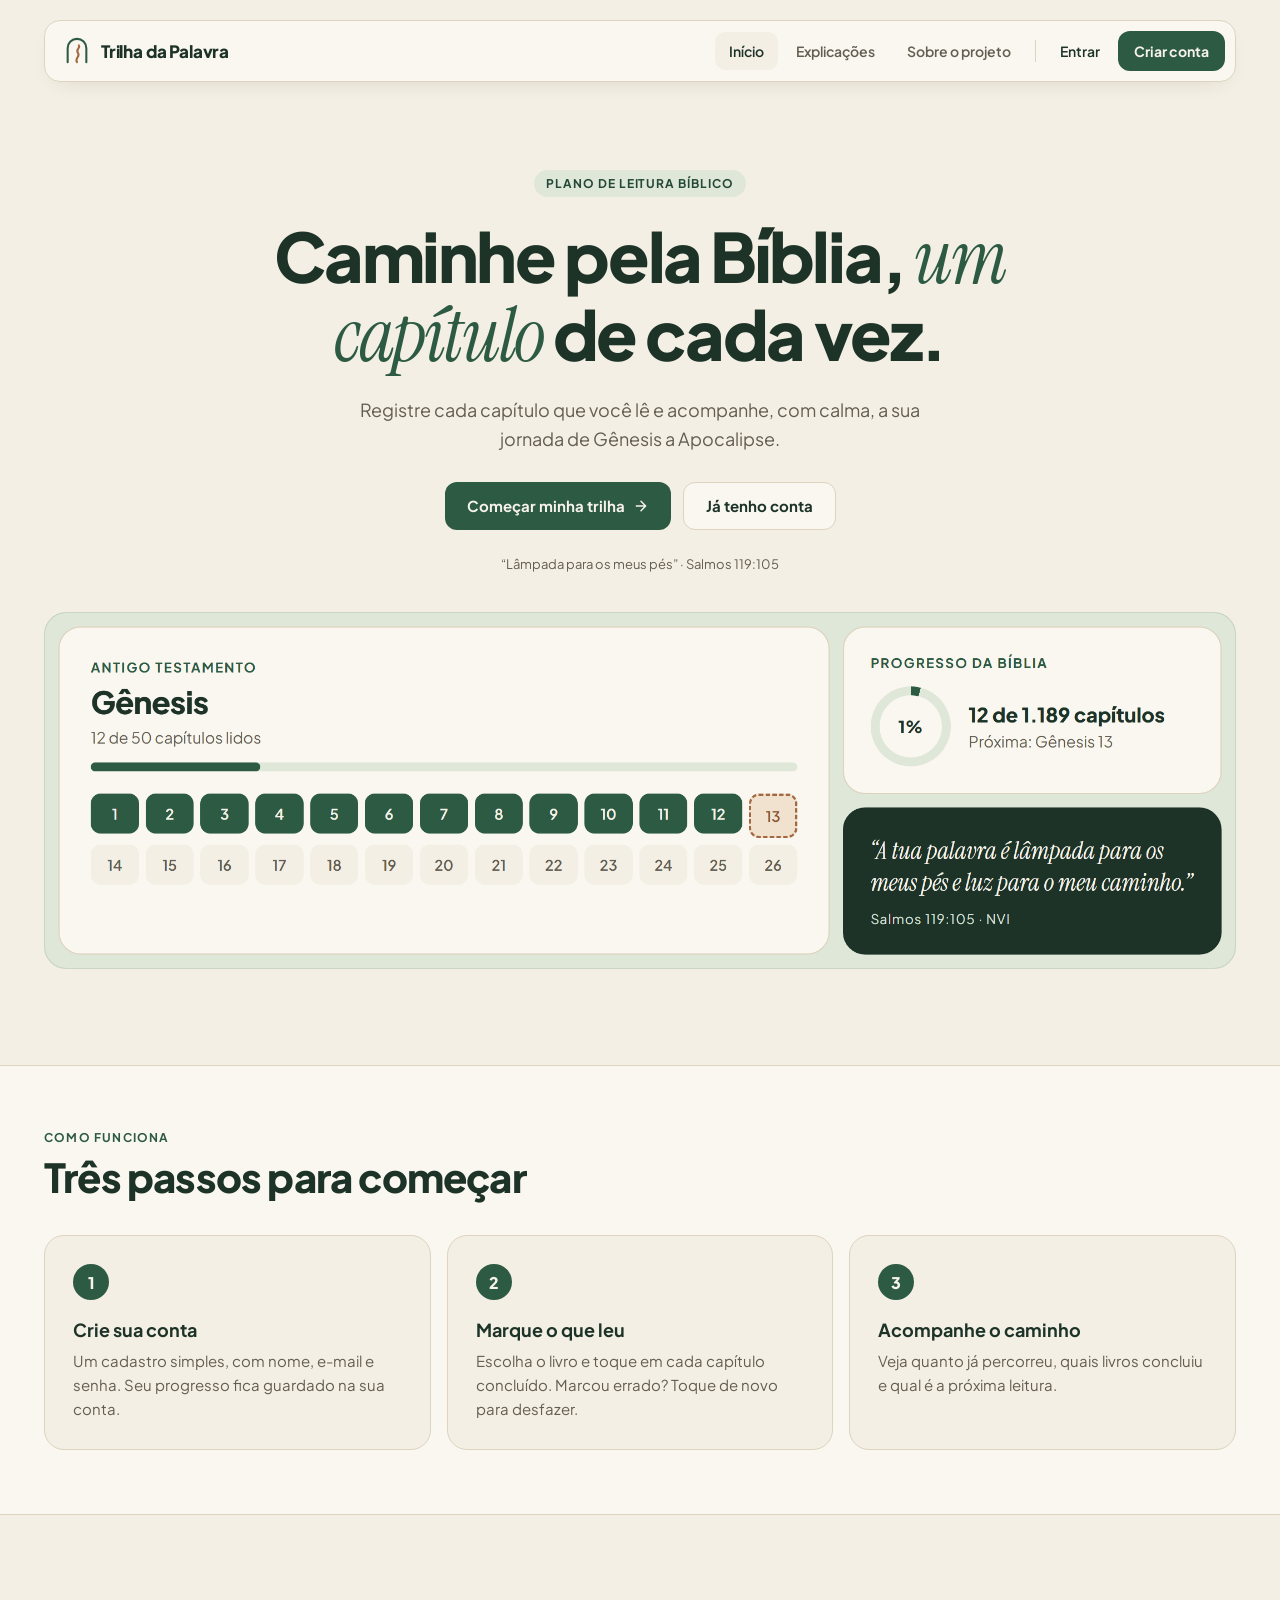
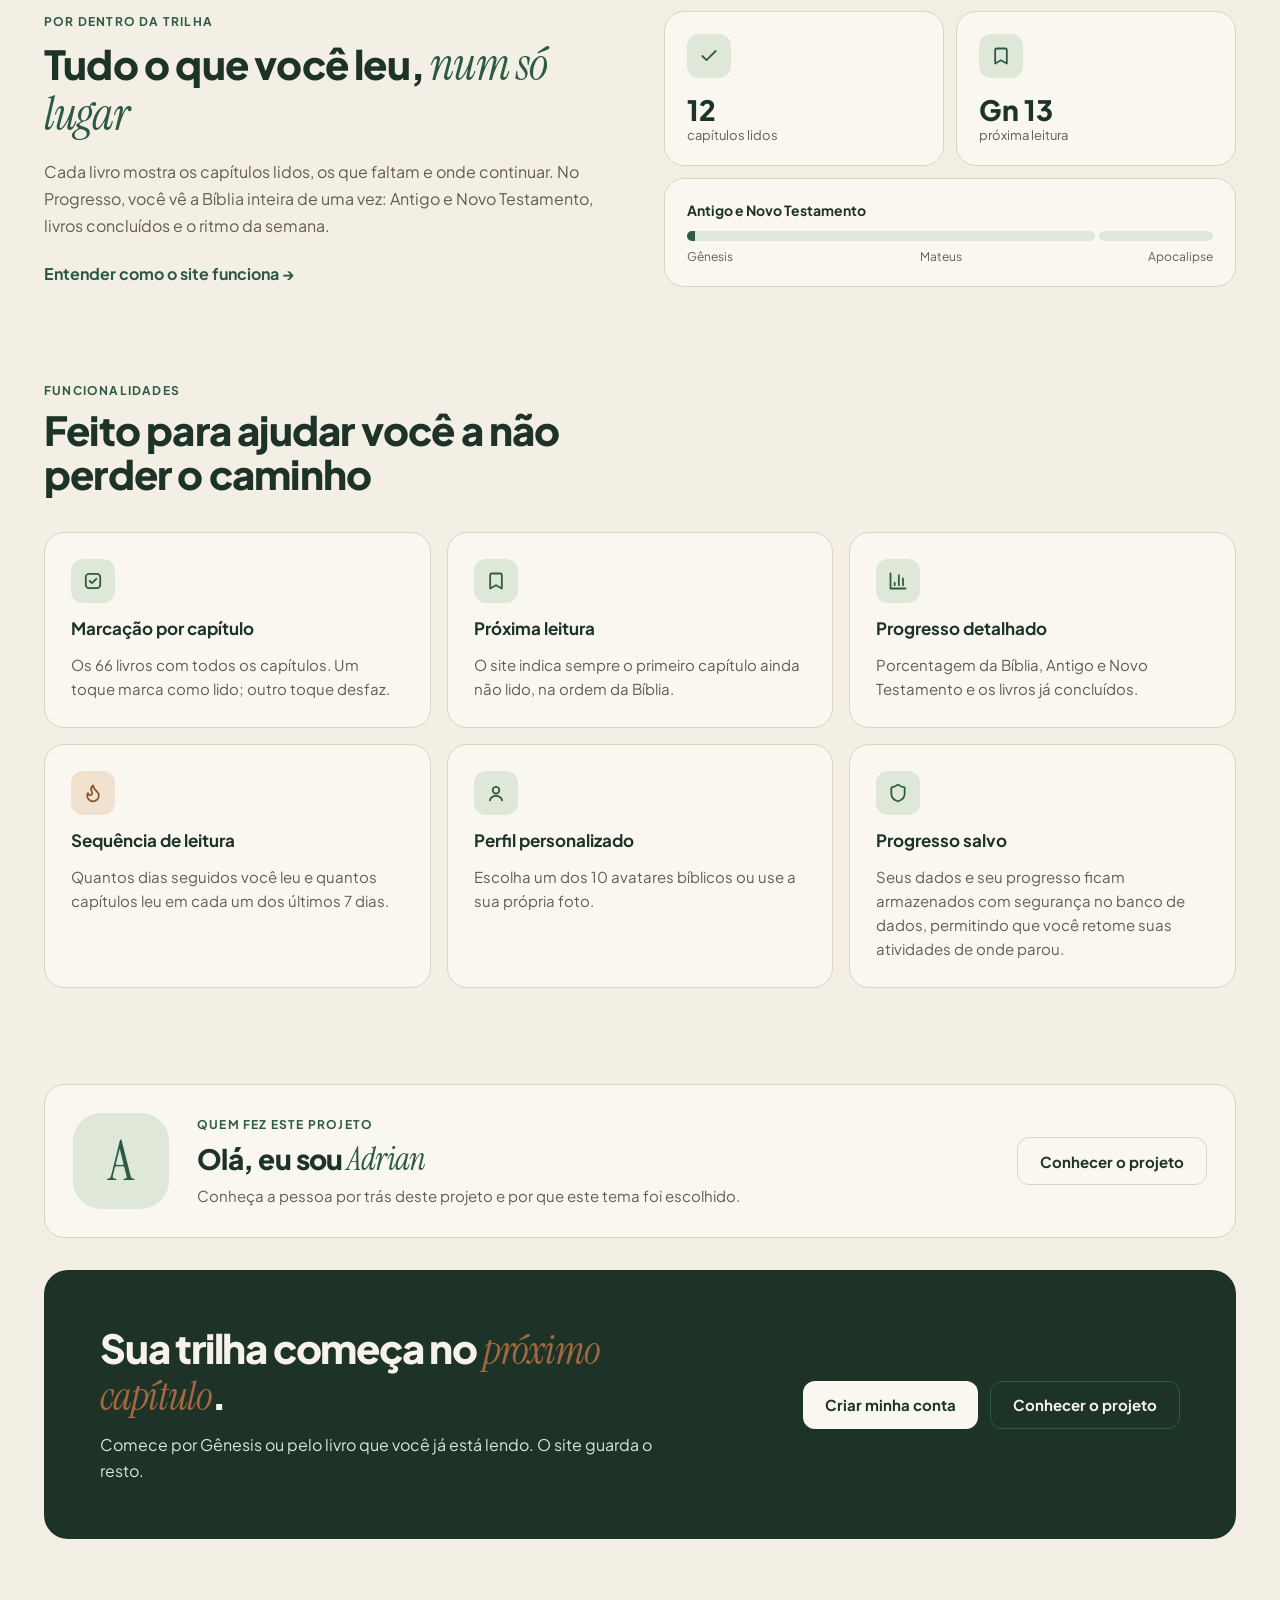
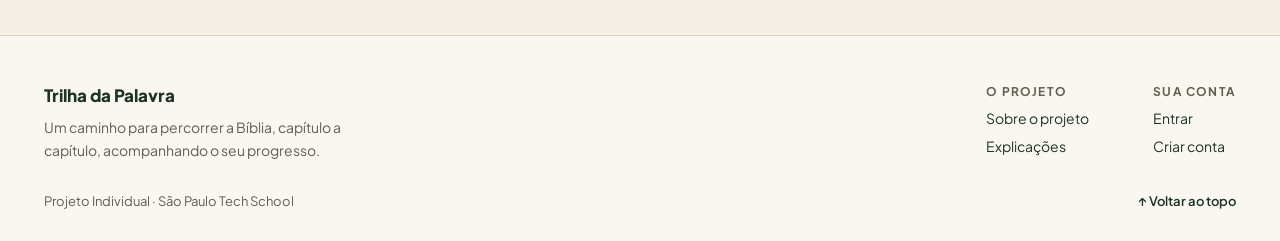
<file: public/index.html>
<!DOCTYPE html>
<html lang="pt-br">
<head>
    <meta charset="UTF-8">
    <meta name="viewport" content="width=device-width, initial-scale=1.0">
    <title>Home - Trilha da Palavra</title>

    <link rel="icon" href="./assets/img/favicon.svg" type="image/svg+xml">
    <link rel="icon" href="./assets/img/favicon.ico" sizes="16x16 32x32">
    <link rel="apple-touch-icon" href="./assets/img/apple-touch-icon.png">

    <link rel="stylesheet" href="./css/estilo.css">
    <link rel="stylesheet" href="./css/header.css">
    <link rel="stylesheet" href="./css/footer.css">
    <link rel="stylesheet" href="./css/main.css">

    <script>
        // Quem já está logado vai para o Início do leitor.
        if (sessionStorage.ID_USUARIO != undefined) {
            window.location = "./inicio.html";
        }
    </script>
</head>
<body>
    <header id="header" data-pagina="inicio"></header>
    <script src="./js/header.js"></script>

    <main>
        <!-- INÍCIO -->
        <section class="section_hero">
            <span class="selo_hero">PLANO DE LEITURA BÍBLICO</span>

            <h1 class="titulo_hero">Caminhe pela Bíblia, <span class="destaque_hero">um capítulo</span> de cada vez.</h1>

            <p class="descricao_hero">Registre cada capítulo que você lê e acompanhe, com calma, a sua jornada de Gênesis a Apocalipse.</p>

            <section class="botoes_hero">
                <a href="./cadastro.html" class="botao_principal">
                    Começar minha trilha

                    <svg width="16" height="16" viewBox="0 0 18 18" fill="none" xmlns="http://www.w3.org/2000/svg">
                        <path d="M3.75 9H14.25M9 14.25L14.25 9L9 3.75" stroke="currentColor" stroke-width="1.6" stroke-linecap="round" stroke-linejoin="round"/>
                    </svg>
                </a>

                <a href="./login.html" class="botao_secundario">Já tenho conta</a>
            </section>

            <p class="versiculo_hero">“Lâmpada para os meus pés” · Salmos 119:105</p>
        </section>

        <!-- PRÉVIA DA LEITURA (IMAGEM) -->
        <section class="section_previa">
            <img src="./assets/img/previa_inicio.png" alt="Prévia da leitura de Gênesis e do progresso da Bíblia" class="img_previa">
        </section>

        <!-- COMO FUNCIONA -->
        <section class="faixa_passos">
            <section class="section_passos">
                <p class="rotulo_secao">COMO FUNCIONA</p>

                <h2 class="titulo_secao">Três passos para começar</h2>

                <section class="cards_passos">
                    <section class="card_passo">
                        <span class="numero_passo">1</span>

                        <p class="titulo_passo">Crie sua conta</p>

                        <p class="descricao_passo">Um cadastro simples, com nome, e-mail e senha. Seu progresso fica guardado na sua conta.</p>
                    </section>

                    <section class="card_passo">
                        <span class="numero_passo">2</span>

                        <p class="titulo_passo">Marque o que leu</p>

                        <p class="descricao_passo">Escolha o livro e toque em cada capítulo concluído. Marcou errado? Toque de novo para desfazer.</p>
                    </section>

                    <section class="card_passo">
                        <span class="numero_passo">3</span>

                        <p class="titulo_passo">Acompanhe o caminho</p>

                        <p class="descricao_passo">Veja quanto já percorreu, quais livros concluiu e qual é a próxima leitura.</p>
                    </section>
                </section>
            </section>
        </section>

        <!-- POR DENTRO DA TRILHA -->
        <section class="section_por_dentro">
            <section class="texto_por_dentro">
                <p class="rotulo_secao">POR DENTRO DA TRILHA</p>

                <h2 class="titulo_secao">Tudo o que você leu, <span class="destaque_secao">num só lugar</span></h2>

                <p class="descricao_por_dentro">Cada livro mostra os capítulos lidos, os que faltam e onde continuar. No Progresso, você vê a Bíblia inteira de uma vez: Antigo e Novo Testamento, livros concluídos e o ritmo da semana.</p>

                <a href="./explicacoes.html" class="link_por_dentro">Entender como o site funciona →</a>
            </section>

            <section class="cards_por_dentro">
                <section class="card_por_dentro">
                    <span class="icone_card">
                        <svg width="20" height="20" viewBox="0 0 18 18" fill="none" xmlns="http://www.w3.org/2000/svg">
                            <path d="M15 4.5L6.75 12.75L3 9" stroke="currentColor" stroke-width="1.6" stroke-linecap="round" stroke-linejoin="round"/>
                        </svg>
                    </span>

                    <p class="numero_por_dentro">12</p>

                    <p class="legenda_por_dentro">capítulos lidos</p>
                </section>

                <section class="card_por_dentro">
                    <span class="icone_card">
                        <svg width="20" height="20" viewBox="0 0 18 18" fill="none" xmlns="http://www.w3.org/2000/svg">
                            <path d="M14.25 15.75L9 12.75L3.75 15.75V3.75C3.75 2.9 4.4 2.25 5.25 2.25H12.75C13.6 2.25 14.25 2.9 14.25 3.75V15.75Z" stroke="currentColor" stroke-width="1.6" stroke-linejoin="round"/>
                        </svg>
                    </span>

                    <p class="numero_por_dentro">Gn 13</p>

                    <p class="legenda_por_dentro">próxima leitura</p>
                </section>

                <section class="card_por_dentro card_testamentos">
                    <p class="titulo_testamentos">Antigo e Novo Testamento</p>

                    <section class="barras_testamentos">
                        <span class="barra_antigo">
                            <span class="barra_preenchida"></span>
                        </span>

                        <span class="barra_novo"></span>
                    </section>

                    <section class="legenda_testamentos">
                        <span>Gênesis</span>
                        <span>Mateus</span>
                        <span>Apocalipse</span>
                    </section>
                </section>
            </section>
        </section>

        <!-- FUNCIONALIDADES -->
        <section class="section_funcionalidades">
            <p class="rotulo_secao">FUNCIONALIDADES</p>

            <h2 class="titulo_secao titulo_funcionalidades">Feito para ajudar você a não perder o caminho</h2>

            <section class="cards_funcionalidades">
                <section class="card_funcionalidade">
                    <span class="icone_card">
                        <svg width="20" height="20" viewBox="0 0 18 18" fill="none" xmlns="http://www.w3.org/2000/svg">
                            <rect x="2.5" y="2.5" width="13" height="13" rx="3" stroke="currentColor" stroke-width="1.6"/>
                            <path d="M6 9l2 2 4-4" stroke="currentColor" stroke-width="1.6" stroke-linecap="round" stroke-linejoin="round"/>
                        </svg>
                    </span>

                    <p class="titulo_funcionalidade">Marcação por capítulo</p>

                    <p class="descricao_funcionalidade">Os 66 livros com todos os capítulos. Um toque marca como lido; outro toque desfaz.</p>
                </section>

                <section class="card_funcionalidade">
                    <span class="icone_card">
                        <svg width="20" height="20" viewBox="0 0 18 18" fill="none" xmlns="http://www.w3.org/2000/svg">
                            <path d="M14.25 15.75L9 12.75L3.75 15.75V3.75C3.75 2.9 4.4 2.25 5.25 2.25H12.75C13.6 2.25 14.25 2.9 14.25 3.75V15.75Z" stroke="currentColor" stroke-width="1.6" stroke-linejoin="round"/>
                        </svg>
                    </span>

                    <p class="titulo_funcionalidade">Próxima leitura</p>

                    <p class="descricao_funcionalidade">O site indica sempre o primeiro capítulo ainda não lido, na ordem da Bíblia.</p>
                </section>

                <section class="card_funcionalidade">
                    <span class="icone_card">
                        <svg width="20" height="20" viewBox="0 0 18 18" fill="none" xmlns="http://www.w3.org/2000/svg">
                            <path d="M2.25 2.25V15.75H15.75M13.5 12.75V6.75M9.75 12.75V3.75M6 12.75V10.5" stroke="currentColor" stroke-width="1.6" stroke-linecap="round" stroke-linejoin="round"/>
                        </svg>
                    </span>

                    <p class="titulo_funcionalidade">Progresso detalhado</p>

                    <p class="descricao_funcionalidade">Porcentagem da Bíblia, Antigo e Novo Testamento e os livros já concluídos.</p>
                </section>

                <section class="card_funcionalidade">
                    <span class="icone_card icone_cobre">
                        <svg width="20" height="20" viewBox="0 0 18 18" fill="none" xmlns="http://www.w3.org/2000/svg">
                            <path d="M9 2.25c.4 1.9 1.5 3.7 3 4.9 1.5 1.2 2.25 2.6 2.25 4.1a5.25 5.25 0 0 1-10.5 0c0-.9.3-1.7.75-2.25.1 1 1 1.9 1.9 1.9a1.9 1.9 0 0 0 1.85-1.9C8.25 7.9 7.9 7.5 7.5 6.75 6.7 5.1 7.3 3.7 9 2.25Z" stroke="currentColor" stroke-width="1.6" stroke-linejoin="round"/>
                        </svg>
                    </span>

                    <p class="titulo_funcionalidade">Sequência de leitura</p>

                    <p class="descricao_funcionalidade">Quantos dias seguidos você leu e quantos capítulos leu em cada um dos últimos 7 dias.</p>
                </section>

                <section class="card_funcionalidade">
                    <span class="icone_card">
                        <svg width="20" height="20" viewBox="0 0 18 18" fill="none" xmlns="http://www.w3.org/2000/svg">
                            <circle cx="9" cy="6.5" r="3" stroke="currentColor" stroke-width="1.6"/>
                            <path d="M3.5 15.5c.8-2.6 3-4 5.5-4s4.7 1.4 5.5 4" stroke="currentColor" stroke-width="1.6" stroke-linecap="round"/>
                        </svg>
                    </span>

                    <p class="titulo_funcionalidade">Perfil personalizado</p>

                    <p class="descricao_funcionalidade">Escolha um dos 10 avatares bíblicos ou use a sua própria foto.</p>
                </section>

                <section class="card_funcionalidade">
                    <span class="icone_card">
                        <svg width="20" height="20" viewBox="0 0 18 18" fill="none" xmlns="http://www.w3.org/2000/svg">
                            <path d="M15 9.75c0 3.75-2.6 5.6-5.75 6.7a.9.9 0 0 1-.5 0C5.6 15.4 3 13.5 3 9.75V4.5a.75.75 0 0 1 .75-.75c1.5 0 3.4-.9 4.7-2a.85.85 0 0 1 1.1 0c1.3 1.1 3.2 2 4.7 2a.75.75 0 0 1 .75.75v5.25Z" stroke="currentColor" stroke-width="1.6" stroke-linejoin="round"/>
                        </svg>
                    </span>

                    <p class="titulo_funcionalidade">Progresso salvo</p>

                    <p class="descricao_funcionalidade">Seus dados e seu progresso ficam armazenados com segurança no banco de dados, permitindo que você retome suas atividades de onde parou.</p>
                </section>
            </section>
        </section>

        <!-- QUEM FEZ ESTE PROJETO -->
        <section class="section_criador">
            <section class="card_criador">
                <span class="letra_criador">A</span>

                <section class="info_criador">
                    <p class="rotulo_secao">QUEM FEZ ESTE PROJETO</p>

                    <p class="nome_criador">Olá, eu sou <span class="destaque_secao">Adrian</span></p>

                    <p class="legenda_criador">Conheça a pessoa por trás deste projeto e por que este tema foi escolhido.</p>
                </section>

                <a href="./sobre.html" class="botao_secundario">Conhecer o projeto</a>
            </section>
        </section>

        <!-- CHAMADA FINAL -->
        <section class="section_chamada">
            <section class="card_chamada">
                <section class="texto_chamada">
                    <p class="titulo_chamada">Sua trilha começa no <span class="destaque_chamada">próximo capítulo</span>.</p>

                    <p class="descricao_chamada">Comece por Gênesis ou pelo livro que você já está lendo. O site guarda o resto.</p>
                </section>

                <section class="botoes_chamada">
                    <a href="./cadastro.html" class="botao_claro">Criar minha conta</a>

                    <a href="./sobre.html" class="botao_contorno">Conhecer o projeto</a>
                </section>
            </section>
        </section>
    </main>

    <footer id="footer" data-pagina="inicio"></footer>
    <script src="./js/footer.js"></script>
</body>
</html>
</file>
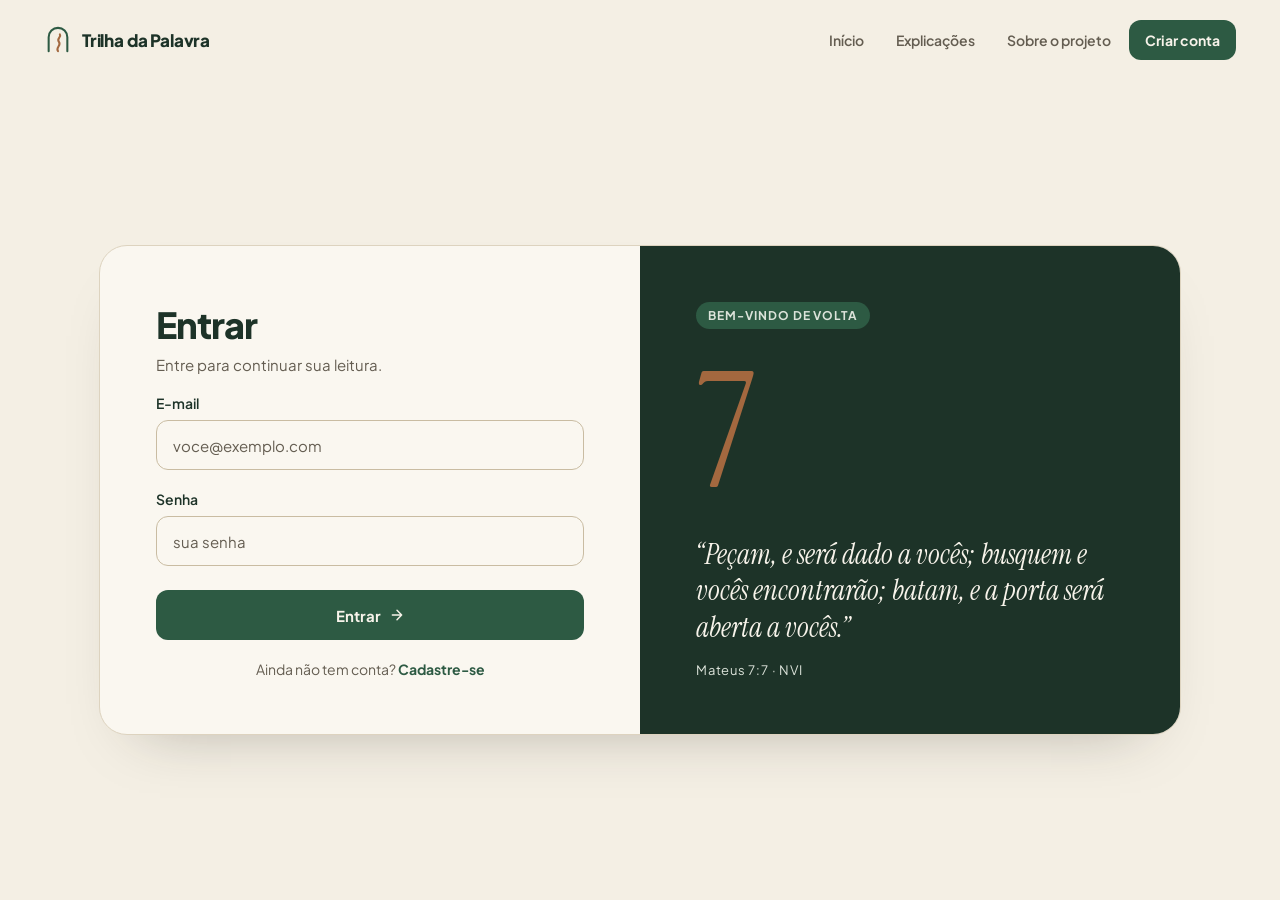
<file: public/biblia.html>
<!DOCTYPE html>
<html lang="pt-br">
<head>
    <meta charset="UTF-8">
    <meta name="viewport" content="width=device-width, initial-scale=1.0">
    <title>Bíblia - Trilha da Palavra</title>

    <link rel="icon" href="./assets/img/favicon.svg" type="image/svg+xml">
    <link rel="icon" href="./assets/img/favicon.ico" sizes="16x16 32x32">
    <link rel="apple-touch-icon" href="./assets/img/apple-touch-icon.png">

    <link rel="stylesheet" href="./css/estilo.css">
    <link rel="stylesheet" href="./css/header.css">
    <link rel="stylesheet" href="./css/footer.css">
    <link rel="stylesheet" href="./css/biblia.css">

    <script src="./js/sessao.js"></script>
    <script>
        exigirLogin();
    </script>
</head>
<body>
    <header id="header" data-pagina="biblia"></header>
    <script src="./js/header.js"></script>

    <main class="biblia_container">
        <section class="biblia_titulo">
            <p class="biblia_titulo_rotulo">BÍBLIA</p>

            <h1>Livros e capítulos</h1>

            <p class="biblia_titulo_descricao">Escolha um livro e toque nos capítulos que você já leu na sua Bíblia. Toque de novo para desmarcar.</p>
        </section>

        <!-- PRÓXIMA LEITURA -->

        <section class="biblia_proxima">
            <span class="proxima_icone">
                <svg width="18" height="18" viewBox="0 0 18 18" fill="none" xmlns="http://www.w3.org/2000/svg">
                    <path d="M14.25 15.75L9 12.75L3.75 15.75V3.75C3.75 3.35218 3.90804 2.97064 4.18934 2.68934C4.47064 2.40804 4.85218 2.25 5.25 2.25H12.75C13.1478 2.25 13.5294 2.40804 13.8107 2.68934C14.092 2.97064 14.25 3.35218 14.25 3.75V15.75Z" stroke="currentColor" stroke-width="1.3125" stroke-linecap="round" stroke-linejoin="round"/>
                </svg>
            </span>

            <div class="proxima_texto">
                <p>Próxima leitura</p>

                <h2 id="proxima_nome">Carregando...</h2>
            </div>

            <div class="proxima_botoes">
                <button id="btn_marcar_proxima" class="botao botao_primario">
                    <svg width="18" height="18" viewBox="0 0 18 18" fill="none" xmlns="http://www.w3.org/2000/svg">
                        <path d="M15 4.5L6.75 12.75L3 9" stroke="currentColor" stroke-width="1.3125" stroke-linecap="round" stroke-linejoin="round"/>
                    </svg>

                    Marcar como lido
                </button>

                <button id="btn_abrir_proxima" class="botao">
                    Abrir
                </button>
            </div>
        </section>

        <section class="biblia_conteudo">

            <!-- LATERAL: BUSCA, TESTAMENTOS E LISTA DE LIVROS -->

            <aside class="biblia_lateral">
                <div class="lateral_busca">
                    <svg width="17" height="17" viewBox="0 0 17 17" fill="none" xmlns="http://www.w3.org/2000/svg">
                        <path d="M13.4583 7.79167C13.4583 10.9213 10.9213 13.4583 7.79167 13.4583C4.66205 13.4583 2.125 10.9213 2.125 7.79167C2.125 4.66205 4.66205 2.125 7.79167 2.125C10.9213 2.125 13.4583 4.66205 13.4583 7.79167Z" stroke="currentColor" stroke-width="1.23958" stroke-linecap="round" stroke-linejoin="round"/>
                        <path d="M14.875 14.875L11.8292 11.8292" stroke="currentColor" stroke-width="1.23958" stroke-linecap="round" stroke-linejoin="round"/>
                    </svg>

                    <input type="text" id="ipt_busca" placeholder="Buscar livro">
                </div>

                <div class="lateral_testamentos">
                    <button id="btn_antigo" class="ativo">Antigo</button>
                    <button id="btn_novo">Novo</button>
                </div>

                <p id="lista_titulo" class="lateral_rotulo">ANTIGO TESTAMENTO</p>

                <!-- O JavaScript gera a lista de livros com os dados do banco -->
                <ul id="lista_livros" class="lateral_livros"></ul>
            </aside>

            <!-- PAINEL DO LIVRO SELECIONADO -->

            <section class="biblia_livro">
                <div class="livro_topo">
                    <div>
                        <p id="livro_testamento" class="livro_rotulo">ANTIGO TESTAMENTO</p>

                        <h2 id="livro_nome">Gênesis</h2>
                    </div>

                    <div class="livro_setas">
                        <button id="btn_anterior" aria-label="Livro anterior" disabled>
                            <svg width="18" height="18" viewBox="0 0 18 18" fill="none" xmlns="http://www.w3.org/2000/svg">
                                <path d="M11.25 13.5L6.75 9L11.25 4.5" stroke="currentColor" stroke-width="1.3125" stroke-linecap="round" stroke-linejoin="round"/>
                            </svg>
                        </button>

                        <button id="btn_proximo" aria-label="Próximo livro">
                            <svg width="18" height="18" viewBox="0 0 18 18" fill="none" xmlns="http://www.w3.org/2000/svg">
                                <path d="M6.75 13.5L11.25 9L6.75 4.5" stroke="currentColor" stroke-width="1.3125" stroke-linecap="round" stroke-linejoin="round"/>
                            </svg>
                        </button>
                    </div>
                </div>

                <p id="livro_progresso" class="livro_progresso">12 de 50 capítulos lidos · 24%</p>

                <span class="livro_barra_grande"><span id="livro_barra" style="width: 24%"></span></span>

                <!-- O JavaScript gera um botão para cada capítulo do livro -->
                <div id="grade_capitulos" class="grade_capitulos"></div>

                <div class="livro_legenda">
                    <span><i class="legenda_lido"></i>Lido</span>
                    <span><i class="legenda_nao_lido"></i>Não lido</span>
                    <span><i class="legenda_proximo"></i>Próxima leitura</span>
                </div>

                <div class="livro_rodape">
                    <p>Marcou fora de ordem? Tudo bem: a próxima leitura é sempre o primeiro capítulo ainda não lido, na ordem da Bíblia.</p>

                    <button id="btn_marcar_livro" class="botao">
                        <svg width="18" height="18" viewBox="0 0 18 18" fill="none" xmlns="http://www.w3.org/2000/svg">
                            <path d="M15 4.5L6.75 12.75L3 9" stroke="currentColor" stroke-width="1.3125" stroke-linecap="round" stroke-linejoin="round"/>
                        </svg>

                        Marcar livro inteiro
                    </button>
                </div>
            </section>
        </section>
    </main>

    <script>
        var idUsuario = sessionStorage.ID_USUARIO;

        var livros = [];
        var proxima = null;
        var idLivroAtual = null;
        var capitulosLidos = [];
        var testamentoAtual = "AT";

        var iconeCheck = `<svg class="capitulo_check" width="12" height="12" viewBox="0 0 12 12" fill="none" xmlns="http://www.w3.org/2000/svg"><path d="M10 3L4.5 8.5L2 6" stroke="currentColor" stroke-width="1.5" stroke-linecap="round" stroke-linejoin="round"/></svg>`;

        var iconeConcluido = `<svg width="14" height="14" viewBox="0 0 14 14" fill="none" xmlns="http://www.w3.org/2000/svg"><path d="M11.6667 3.5L5.25 9.91667L2.33333 7" stroke="currentColor" stroke-width="1.4" stroke-linecap="round" stroke-linejoin="round"/></svg>`;

        // 1. BUSCAR DADOS NO BANCO

        function carregarLivros() {
            return fetch(`/leituras/livros/${idUsuario}`)
                .then(function (resposta) {
                    return resposta.json();
                })
                .then(function (json) {
                    livros = json;
                });
        }

        function carregarProxima() {
            return fetch(`/leituras/proxima/${idUsuario}`)
                .then(function (resposta) {
                    return resposta.json();
                })
                .then(function (json) {
                    proxima = json;
                });
        }

        function carregarCapitulos() {
            return fetch(`/leituras/capitulos/${idUsuario}/${idLivroAtual}`)
                .then(function (resposta) {
                    return resposta.json();
                })
                .then(function (json) {
                    capitulosLidos = [];

                    for (var i = 0; i < json.length; i++) {
                        capitulosLidos.push(json[i].capitulo);
                    }
                });
        }

        // Depois de marcar ou desmarcar, busca tudo de novo e redesenha a tela
        function atualizarTela() {
            return Promise.all([carregarLivros(), carregarProxima(), carregarCapitulos()])
                .then(function () {
                    mostrarProxima();
                    mostrarLista();
                    mostrarLivro();
                })
                .catch(function (erro) {
                    console.log(erro);
                    alert("Não foi possível carregar suas leituras.");
                });
        }

        // 2. MOSTRAR NA TELA

        function buscarLivroPorId(id) {
            for (var i = 0; i < livros.length; i++) {
                if (livros[i].id_livro == id) {
                    return livros[i];
                }
            }

            return null;
        }

        // Tira os acentos para a busca achar "Gênesis" digitando "genesis"
        function semAcento(texto) {
            return texto.normalize("NFD").replace(/[̀-ͯ]/g, "").toLowerCase();
        }

        function mostrarProxima() {
            var titulo = document.getElementById("proxima_nome");
            var btnMarcar = document.getElementById("btn_marcar_proxima");
            var btnAbrir = document.getElementById("btn_abrir_proxima");

            if (proxima == null) {
                titulo.textContent = "Você leu a Bíblia inteira!";
                btnMarcar.disabled = true;
                btnAbrir.disabled = true;
            } else {
                titulo.textContent = `${proxima.nomeLivro} ${proxima.capitulo}`;
                btnMarcar.disabled = false;
                btnAbrir.disabled = false;
            }
        }

        function mostrarLista() {
            var busca = semAcento(document.getElementById("ipt_busca").value.trim());
            var titulo = document.getElementById("lista_titulo");
            var html = "";

            document.getElementById("btn_antigo").classList.toggle("ativo", testamentoAtual == "AT");
            document.getElementById("btn_novo").classList.toggle("ativo", testamentoAtual == "NT");

            if (busca != "") {
                titulo.textContent = "RESULTADOS DA BUSCA";
            } else if (testamentoAtual == "AT") {
                titulo.textContent = "ANTIGO TESTAMENTO";
            } else {
                titulo.textContent = "NOVO TESTAMENTO";
            }

            for (var i = 0; i < livros.length; i++) {
                var livro = livros[i];

                // Com busca, procura nos 66 livros; sem busca, só no testamento escolhido
                if (busca != "") {
                    if (!semAcento(livro.nome_livro).includes(busca)) {
                        continue;
                    }
                } else if (livro.testamento != testamentoAtual) {
                    continue;
                }

                var porcentagem = Math.round(livro.capitulos_lidos / livro.quantidade_capitulos * 100);
                var classes = "livro";
                var contagem = `${livro.capitulos_lidos}/${livro.quantidade_capitulos}`;

                if (livro.capitulos_lidos == livro.quantidade_capitulos) {
                    classes += " concluido";
                    contagem = `${iconeConcluido} Concluído`;
                }

                if (livro.id_livro == idLivroAtual) {
                    classes += " selecionado";
                }

                html += `
                    <li>
                        <button class="${classes}" onclick="abrirLivro(${livro.id_livro})">
                            <span class="livro_linha">
                                <span class="livro_nome">${livro.nome_livro}</span>
                                <span class="livro_contagem">${contagem}</span>
                            </span>
                            <span class="livro_barra"><span style="width: ${porcentagem}%"></span></span>
                        </button>
                    </li>
                `;
            }

            if (html == "") {
                html = `<li class="lateral_vazio">Nenhum livro encontrado.</li>`;
            }

            document.getElementById("lista_livros").innerHTML = html;
        }

        function mostrarLivro() {
            var livro = buscarLivroPorId(idLivroAtual);
            var lidos = capitulosLidos.length;
            var porcentagem = Math.round(lidos / livro.quantidade_capitulos * 100);
            var html = "";

            if (livro.testamento == "AT") {
                document.getElementById("livro_testamento").textContent = "ANTIGO TESTAMENTO";
            } else {
                document.getElementById("livro_testamento").textContent = "NOVO TESTAMENTO";
            }

            document.getElementById("livro_nome").textContent = livro.nome_livro;
            document.getElementById("livro_progresso").textContent = `${lidos} de ${livro.quantidade_capitulos} capítulos lidos · ${porcentagem}%`;
            document.getElementById("livro_barra").style.width = porcentagem + "%";

            for (var cap = 1; cap <= livro.quantidade_capitulos; cap++) {
                var classes = "capitulo";
                var conteudo = cap;

                if (capitulosLidos.includes(cap)) {
                    classes += " lido";
                    conteudo = cap + iconeCheck;
                } else if (proxima != null && proxima.idLivro == livro.id_livro && proxima.capitulo == cap) {
                    classes += " proximo";
                }

                html += `<button class="${classes}" onclick="alternarCapitulo(${cap})">${conteudo}</button>`;
            }

            document.getElementById("grade_capitulos").innerHTML = html;

            document.getElementById("btn_anterior").disabled = livro.id_livro == 1;
            document.getElementById("btn_proximo").disabled = livro.id_livro == 66;
            document.getElementById("btn_marcar_livro").disabled = lidos == livro.quantidade_capitulos;
        }

        // 3. AÇÕES DO USUÁRIO

        function abrirLivro(idLivro) {
            idLivroAtual = idLivro;
            testamentoAtual = buscarLivroPorId(idLivro).testamento;
            document.getElementById("ipt_busca").value = "";

            carregarCapitulos().then(function () {
                mostrarLista();
                mostrarLivro();
            });
        }

        function trocarTestamento(testamento) {
            testamentoAtual = testamento;
            document.getElementById("ipt_busca").value = "";
            mostrarLista();
        }

        // Envia um pedido que altera o banco e mostra o erro, se houver
        function enviarParaServidor(endereco, metodo, dados) {
            return fetch(endereco, {
                method: metodo,
                headers: {
                    "Content-Type": "application/json"
                },
                body: JSON.stringify(dados)
            }).then(function (resposta) {
                if (!resposta.ok) {
                    return resposta.text().then(function (texto) {
                        alert(texto);
                    });
                }
            });
        }

        function alternarCapitulo(capitulo) {
            var pedido;

            if (capitulosLidos.includes(capitulo)) {
                pedido = enviarParaServidor(`/leituras/desmarcar/${idUsuario}/${idLivroAtual}/${capitulo}`, "DELETE", {});
            } else {
                pedido = enviarParaServidor("/leituras/marcar", "POST", {
                    idUsuarioServer: idUsuario,
                    idLivroServer: idLivroAtual,
                    capituloServer: capitulo
                });
            }

            pedido.then(atualizarTela);
        }

        function marcarProxima() {
            enviarParaServidor("/leituras/marcar", "POST", {
                idUsuarioServer: idUsuario,
                idLivroServer: proxima.idLivro,
                capituloServer: proxima.capitulo
            }).then(atualizarTela);
        }

        function marcarLivroInteiro() {
            enviarParaServidor("/leituras/marcar-livro", "POST", {
                idUsuarioServer: idUsuario,
                idLivroServer: idLivroAtual
            }).then(atualizarTela);
        }

        // 4. LIGAR OS BOTÕES ÀS FUNÇÕES

        document.getElementById("btn_antigo").onclick = function () {
            trocarTestamento("AT");
        };

        document.getElementById("btn_novo").onclick = function () {
            trocarTestamento("NT");
        };

        document.getElementById("ipt_busca").oninput = mostrarLista;

        document.getElementById("btn_anterior").onclick = function () {
            abrirLivro(idLivroAtual - 1);
        };

        document.getElementById("btn_proximo").onclick = function () {
            abrirLivro(idLivroAtual + 1);
        };

        document.getElementById("btn_marcar_proxima").onclick = marcarProxima;

        document.getElementById("btn_abrir_proxima").onclick = function () {
            abrirLivro(proxima.idLivro);
        };

        document.getElementById("btn_marcar_livro").onclick = marcarLivroInteiro;

        // 5. INÍCIO: carrega os livros e abre o livro da próxima leitura

        Promise.all([carregarLivros(), carregarProxima()])
            .then(function () {
                mostrarProxima();

                if (proxima != null) {
                    abrirLivro(proxima.idLivro);
                } else {
                    abrirLivro(1);
                }
            })
            .catch(function (erro) {
                console.log(erro);
                alert("Não foi possível carregar suas leituras.");
            });
    </script>
</body>
</html>
</file>
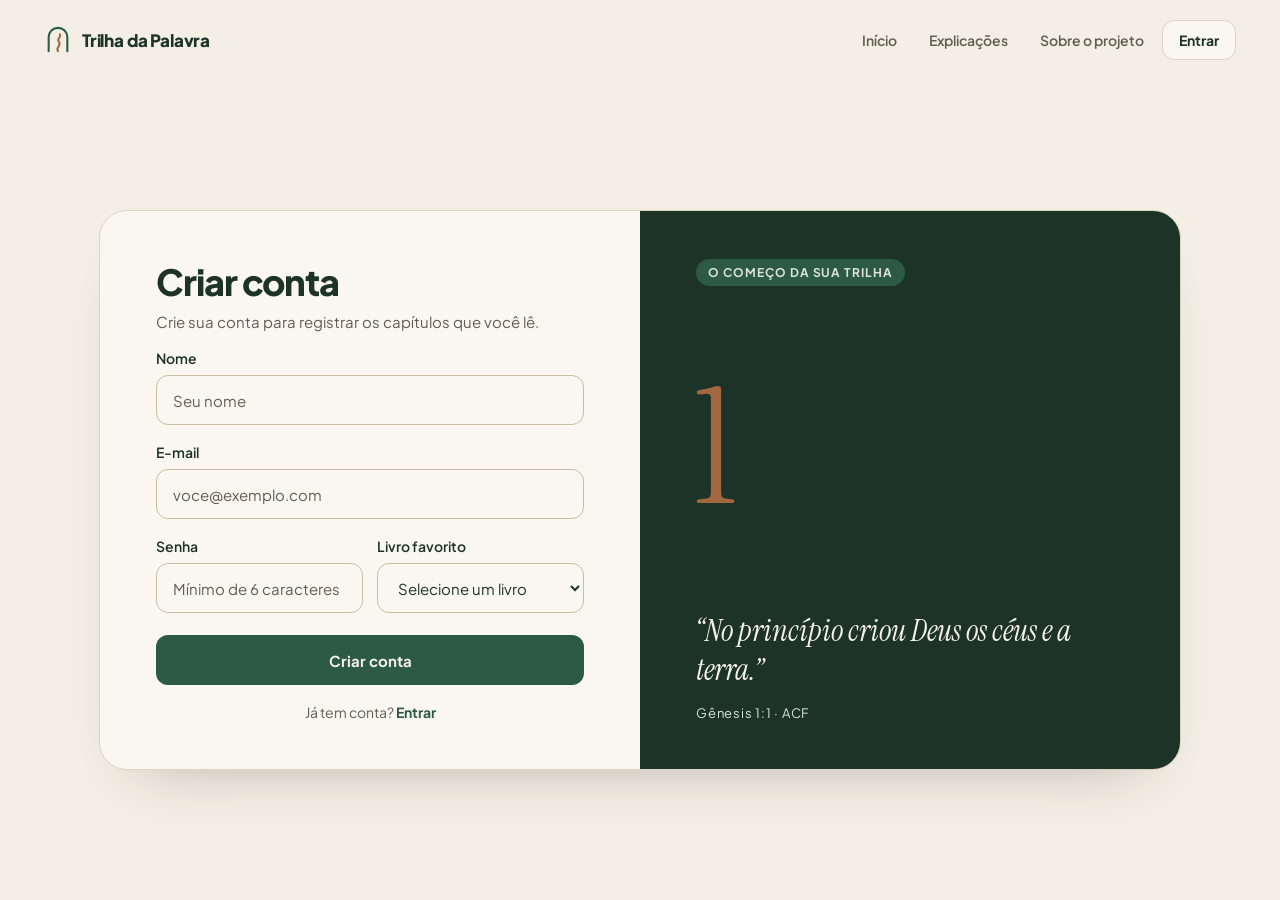
<file: public/cadastro.html>
<!DOCTYPE html>
<html lang="pt-br">
<head>
    <meta charset="UTF-8">
    <meta name="viewport" content="width=device-width, initial-scale=1.0">
    <title>Cadastro - Trilha da Palavra</title>

    <link rel="icon" href="./assets/img/favicon.svg" type="image/svg+xml">
    <link rel="icon" href="./assets/img/favicon.ico" sizes="16x16 32x32">
    <link rel="apple-touch-icon" href="./assets/img/apple-touch-icon.png">

    <link rel="stylesheet" href="./css/estilo.css">
    <link rel="stylesheet" href="./css/header.css">
    <link rel="stylesheet" href="./css/footer.css">
    <link rel="stylesheet" href="./css/login.css">
</head>
<body>
    <header id="header" data-pagina="cadastro"></header>
    <script src="./js/header.js"></script>

    <main class="main_login">
        <section class="section_login">
            <!-- FORMULÁRIO -->
            <section class="formulario_login formulario_cadastro">
                <section class="cabecalho_login">
                    <h1 class="titulo_login">Criar conta</h1>

                    <p class="subtitulo_login">Crie sua conta para registrar os capítulos que você lê.</p>
                </section>

                <span id="mensagem_erro" class="mensagem_erro"></span>

                <div class="campo">
                    <label for="ipt_nome">Nome</label>
                    <input type="text" id="ipt_nome" placeholder="Seu nome">
                    <span id="erro_nome" class="mensagem_erro_campo"></span>
                </div>

                <div class="campo">
                    <label for="ipt_email">E-mail</label>
                    <input type="email" id="ipt_email" placeholder="voce@exemplo.com">
                    <span id="erro_email" class="mensagem_erro_campo"></span>
                </div>

                <section class="lado_a_lado">
                    <div class="campo">
                        <label for="ipt_senha">Senha</label>
                        <input type="password" id="ipt_senha" placeholder="Mínimo de 6 caracteres">
                        <span id="erro_senha" class="mensagem_erro_campo"></span>
                    </div>

                    <div class="campo">
                        <label for="slc_livros">Livro favorito</label>

                        <select id="slc_livros">
                            <option value="">Selecione um livro</option>

                            <optgroup label="Antigo Testamento" id="grupo_at">
                            </optgroup>

                            <optgroup label="Novo Testamento" id="grupo_nt">
                            </optgroup>
                        </select>
                    </div>
                </section>

                <button onclick="cadastrar()" class="botao_entrar">Criar conta</button>

                <p class="direcionar_cadastro">Já tem conta? <a href="./login.html">Entrar</a></p>
            </section>

            <!-- PAINEL DO VERSÍCULO -->
            <section class="painel_versiculo painel_cadastro">
                <span class="selo_versiculo">O COMEÇO DA SUA TRILHA</span>

                <p class="numero_versiculo">1</p>

                <section>
                    <p class="texto_versiculo texto_versiculo_curto">“No princípio criou Deus os céus e a terra.”</p>

                    <p class="referencia_versiculo">Gênesis 1:1 · ACF</p>
                </section>
            </section>
        </section>
    </main>

    <script src="./js/sessao.js"></script>

    <script>
        var livros = [
            "Gênesis", 
            "Êxodo", 
            "Levítico", 
            "Números", 
            "Deuteronômio", 
            "Josué", 
            "Juízes", 
            "Rute",
            "1 Samuel", 
            "2 Samuel", 
            "1 Reis", 
            "2 Reis", 
            "1 Crônicas", 
            "2 Crônicas", 
            "Esdras", 
            "Neemias",
            "Ester", 
            "Jó", 
            "Salmos", 
            "Provérbios", 
            "Eclesiastes", 
            "Cânticos", 
            "Isaías", 
            "Jeremias",
            "Lamentações", 
            "Ezequiel", 
            "Daniel", 
            "Oseias", 
            "Joel", 
            "Amós", 
            "Obadias", 
            "Jonas",
            "Miqueias", 
            "Naum", 
            "Habacuque", 
            "Sofonias", 
            "Ageu", 
            "Zacarias", 
            "Malaquias",
            "Mateus", 
            "Marcos", 
            "Lucas", 
            "João", 
            "Atos", 
            "Romanos", 
            "1 Coríntios", 
            "2 Coríntios",
            "Gálatas", 
            "Efésios", 
            "Filipenses", 
            "Colossenses", 
            "1 Tessalonicenses", 
            "2 Tessalonicenses",
            "1 Timóteo", 
            "2 Timóteo", 
            "Tito", 
            "Filemom", 
            "Hebreus", 
            "Tiago", 
            "1 Pedro", 
            "2 Pedro",
            "1 João", 
            "2 João", 
            "3 João", 
            "Judas", 
            "Apocalipse"
        ];

        function carregarLivros() {
            var grupoAT = document.getElementById("grupo_at");
            var grupoNT = document.getElementById("grupo_nt");

            for (let i = 0; i < livros.length; i++) {
                var opcao = `<option value="${i + 1}">${livros[i]}</option>`;
                
                if (i < 39) {
                    grupoAT.innerHTML += opcao;
                } else {
                    grupoNT.innerHTML += opcao;
                }
            }
        }

        carregarLivros();

        // Confere as regras da senha, caractere por caractere.
        // Devolve um vetor com as regras que não foram cumpridas (vazio = senha certa).
        function validarSenha(senha) {
            var especiais = "!@#$%&*?_-";

            // bandeiras: começam falsas e viram verdadeiras quando o tipo de caractere aparece
            var temMaiuscula = false;
            var temMinuscula = false;
            var temEspecial = false;

            for (var i = 0; i < senha.length; i++) {
                var caractere = senha[i];

                if (caractere >= "A" && caractere <= "Z") {
                    temMaiuscula = true;
                } else if (caractere >= "a" && caractere <= "z") {
                    temMinuscula = true;
                } else if (especiais.includes(caractere)) {
                    temEspecial = true;
                }
            }

            var erros = [];

            if (senha.length < 6) {
                erros.push("A senha deve ter no mínimo 6 caracteres.");
            }

            if (!temMaiuscula) {
                erros.push("A senha precisa ter pelo menos uma letra maiúscula.");
            }

            if (!temMinuscula) {
                erros.push("A senha precisa ter pelo menos uma letra minúscula.");
            }

            if (!temEspecial) {
                erros.push("A senha precisa ter pelo menos um caractere especial (! @ # $ % & * ? _ -).");
            }

            return erros;
        }

        // Mostra cada linha do texto como uma regra separada (o "•" e o espaço vêm do CSS .regra_senha).
        function mostrarRegras(idSpan, texto) {
            var span = document.getElementById(idSpan);
            var regras = texto.split("\n");

            span.textContent = "";

            for (var i = 0; i < regras.length; i++) {
                var item = document.createElement("span");
                item.className = "regra_senha";

                // textContent: o texto entra como texto puro, sem passar pelo HTML (mais seguro que innerHTML)
                item.textContent = regras[i];

                span.appendChild(item);
            }

            span.classList.add("ativa");
        }

        function cadastrar() {
            var nomeVar = document.getElementById("ipt_nome").value.trim();
            var emailVar = document.getElementById("ipt_email").value.trim();
            var senhaVar = document.getElementById("ipt_senha").value;
            var livroVar = document.getElementById("slc_livros").value;

            limparMensagens();

            var temErro = false;

            if (nomeVar == "") {
                mostrarMensagem("erro_nome", "Informe seu nome.");
                temErro = true;
            }

            if (emailVar == "") {
                mostrarMensagem("erro_email", "Informe seu e-mail.");
                temErro = true;
            } else if (!emailVar.includes("@") || !emailVar.includes(".")) {
                mostrarMensagem("erro_email", "Informe um e-mail válido.");
                temErro = true;
            }

            var errosSenha = validarSenha(senhaVar);

            if (errosSenha.length > 0) {
                // todas as regras que falharam, uma por linha
                mostrarRegras("erro_senha", errosSenha.join("\n"));
                temErro = true;
            }

            if (temErro) {
                return;
            }

            fetch("/usuarios/cadastrar", {
                method: "POST",
                headers: {
                    "Content-Type": "application/json"
                },
                body: JSON.stringify({
                    nomeServer: nomeVar,
                    emailServer: emailVar,
                    senhaServer: senhaVar,
                    livroFavoritoServer: livroVar
                })
            }).then(function (resposta) {
                if (resposta.ok) {
                    // sucesso: a mensagem fica verde
                    document.getElementById("mensagem_erro").classList.add("mensagem_sucesso");
                    mostrarMensagem("mensagem_erro", "Conta criada! Redirecionando para o login...");

                    setTimeout(function () {
                        window.location = "login.html";
                    }, 2000);
                } else {
                    resposta.text().then(function (texto) {
                        // mais de uma linha = regras da senha (vêm separadas por "\n" do controller)
                        if (texto.includes("\n")) {
                            mostrarRegras("mensagem_erro", texto);
                        } else {
                            mostrarMensagem("mensagem_erro", texto);
                        }
                    });
                }
            }).catch(function (erro) {
                console.log(erro);
                mostrarMensagem("mensagem_erro", "Não foi possível conectar ao servidor.");
            });
        }
    </script>
</body>
</html>
</file>
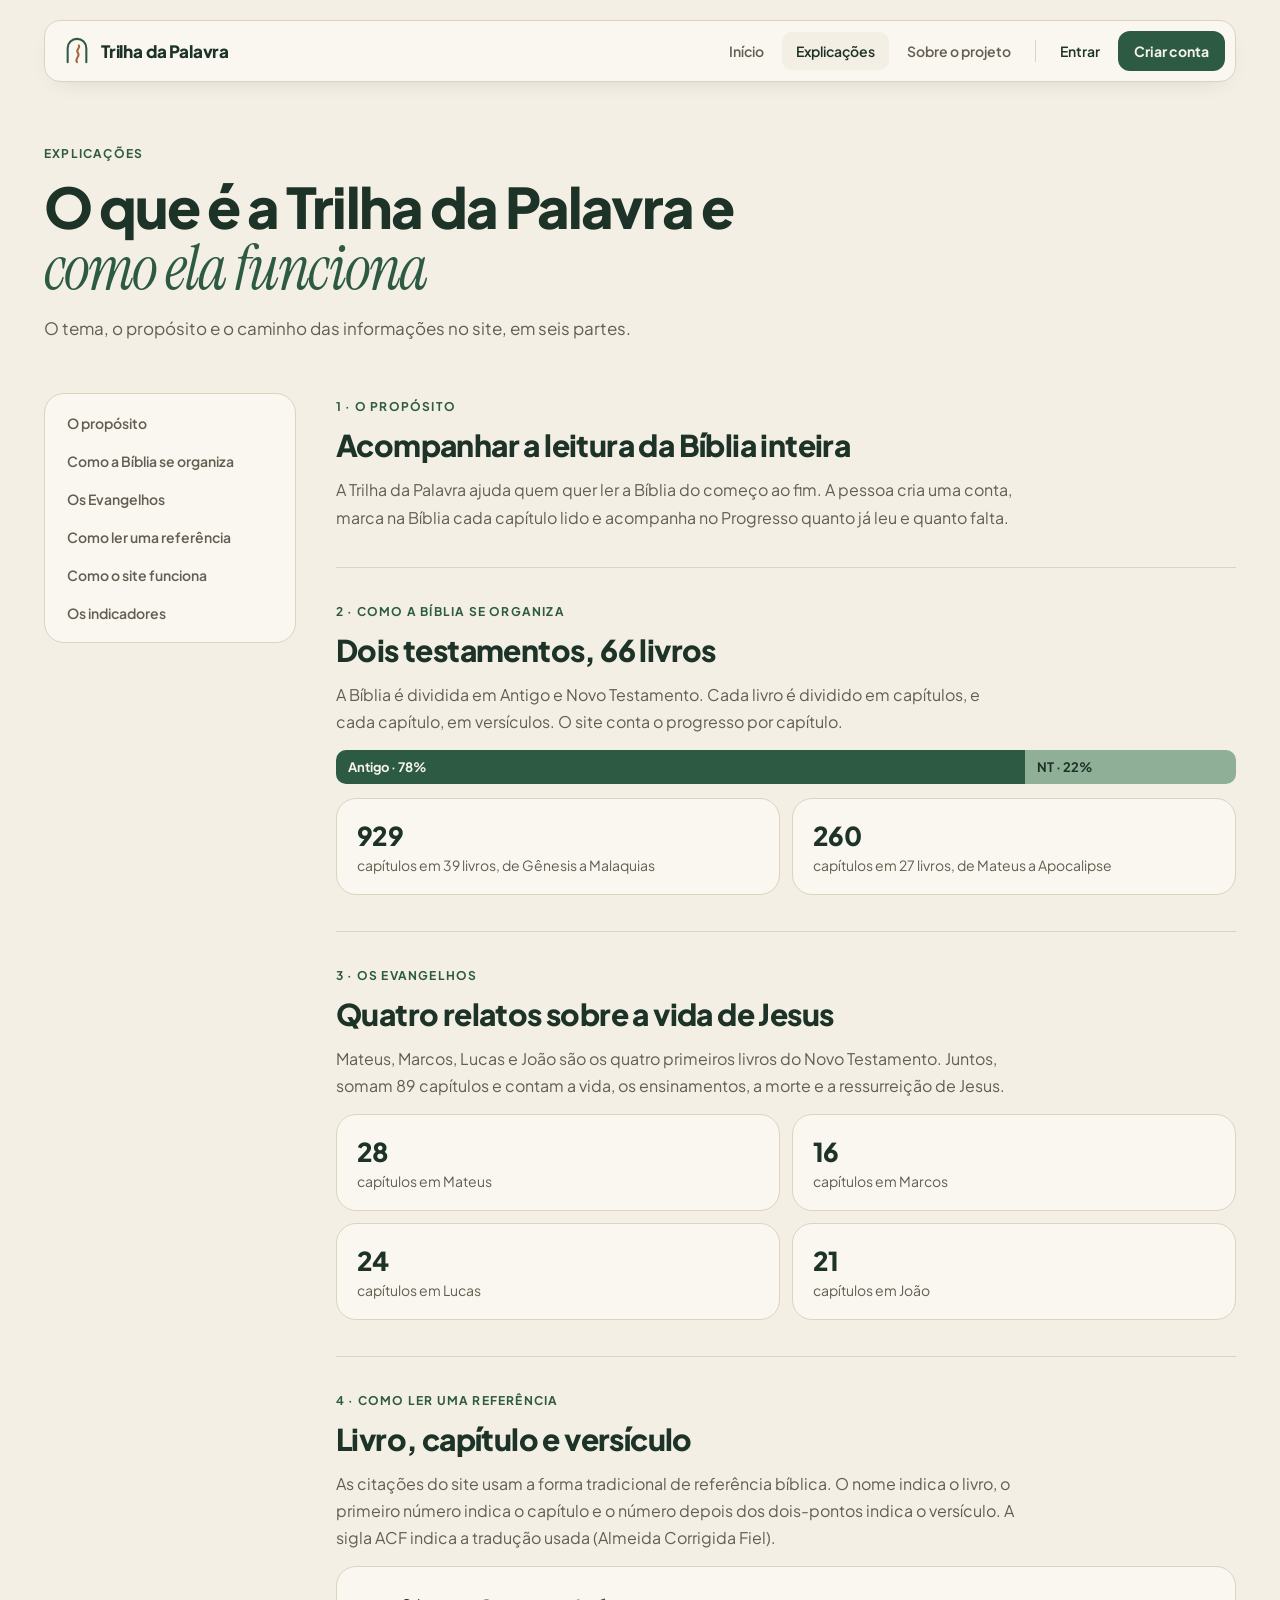
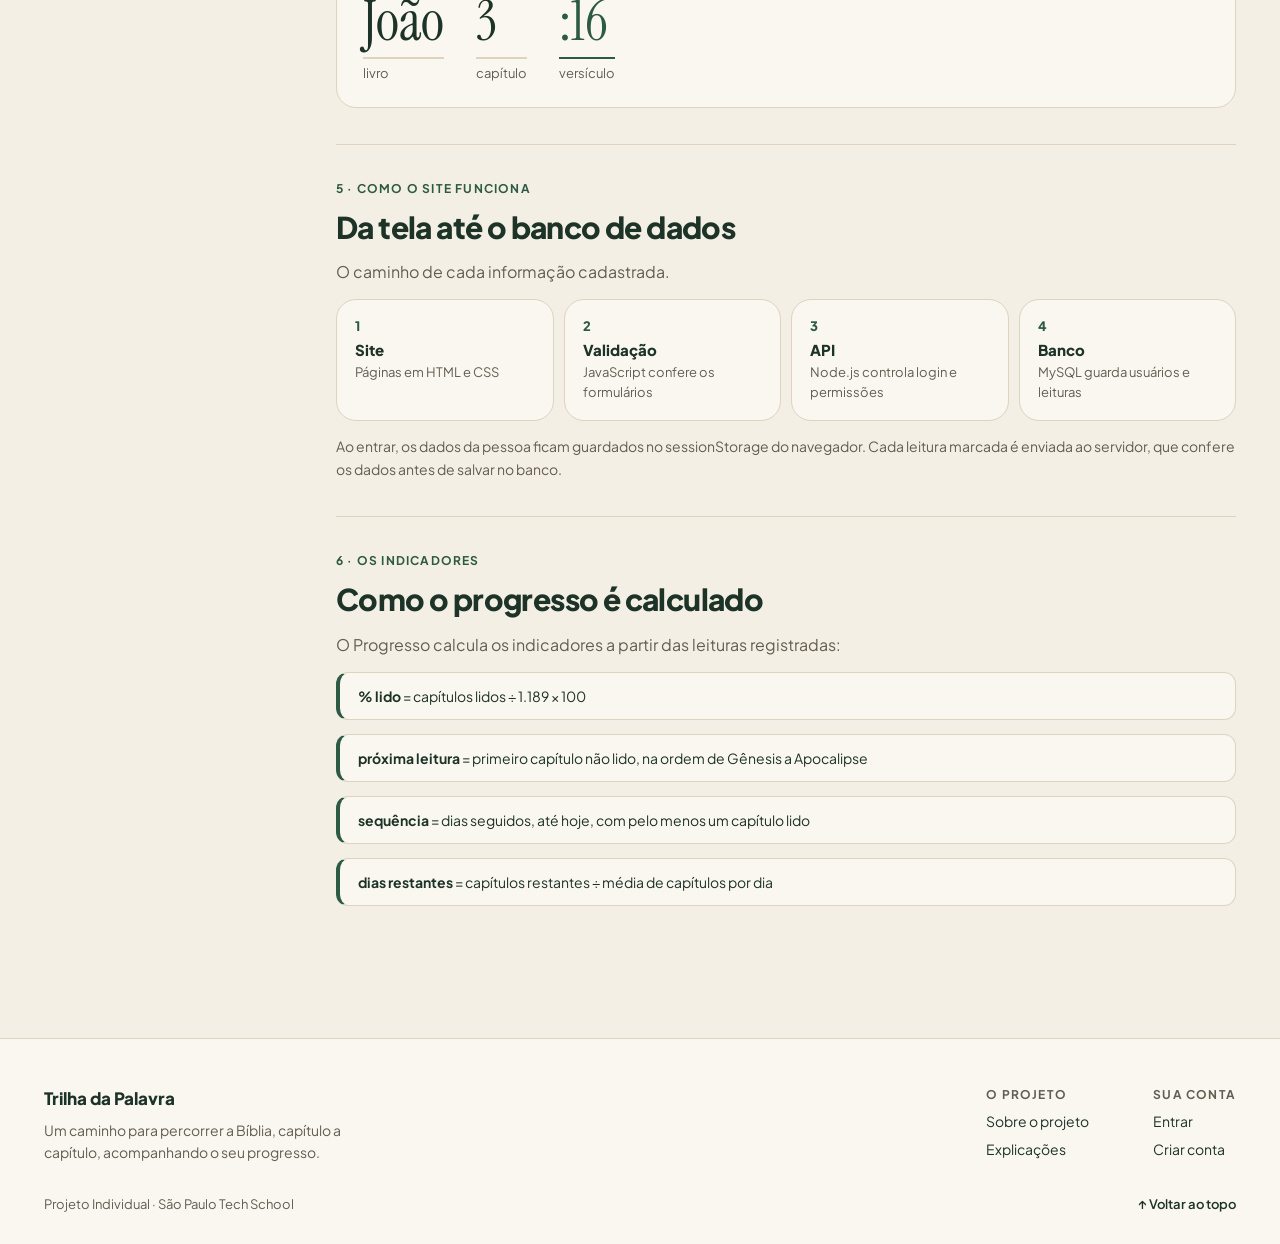
<file: public/explicacoes.html>
<!DOCTYPE html>
<html lang="pt-br">
<head>
    <meta charset="UTF-8">
    <meta name="viewport" content="width=device-width, initial-scale=1.0">
    <title>Explicações - Trilha da Palavra</title>

    <link rel="icon" href="./assets/img/favicon.svg" type="image/svg+xml">
    <link rel="icon" href="./assets/img/favicon.ico" sizes="16x16 32x32">
    <link rel="apple-touch-icon" href="./assets/img/apple-touch-icon.png">

    <link rel="stylesheet" href="./css/estilo.css">
    <link rel="stylesheet" href="./css/header.css">
    <link rel="stylesheet" href="./css/footer.css">
    <link rel="stylesheet" href="./css/explicacoes.css">
</head>
<body>
    <header id="header" data-pagina="explicacoes"></header>
    <script src="./js/header.js"></script>

    <main>
        <!-- TOPO -->
        <section class="section_topo">
            <p class="rotulo_secao">EXPLICAÇÕES</p>

            <h1 class="titulo_topo">O que é a Trilha da Palavra e <span class="destaque_topo">como ela funciona</span></h1>

            <p class="descricao_topo">O tema, o propósito e o caminho das informações no site, em seis partes.</p>
        </section>

        <section class="section_conteudo">
            <!-- ÍNDICE -->
            <nav class="indice">
                <a href="#proposito">O propósito</a>
                <a href="#organizacao">Como a Bíblia se organiza</a>
                <a href="#evangelhos">Os Evangelhos</a>
                <a href="#referencia">Como ler uma referência</a>
                <a href="#funcionamento">Como o site funciona</a>
                <a href="#indicadores">Os indicadores</a>
            </nav>

            <section class="partes">
                <!-- 1 · O PROPÓSITO -->
                <section class="parte" id="proposito">
                    <p class="rotulo_secao">1 · O PROPÓSITO</p>

                    <h2 class="titulo_parte">Acompanhar a leitura da Bíblia inteira</h2>

                    <p class="texto_parte">A Trilha da Palavra ajuda quem quer ler a Bíblia do começo ao fim. A pessoa cria uma conta, marca na Bíblia cada capítulo lido e acompanha no Progresso quanto já leu e quanto falta.</p>
                </section>

                <!-- 2 · COMO A BÍBLIA SE ORGANIZA -->
                <section class="parte" id="organizacao">
                    <p class="rotulo_secao">2 · COMO A BÍBLIA SE ORGANIZA</p>

                    <h2 class="titulo_parte">Dois testamentos, 66 livros</h2>

                    <p class="texto_parte">A Bíblia é dividida em Antigo e Novo Testamento. Cada livro é dividido em capítulos, e cada capítulo, em versículos. O site conta o progresso por capítulo.</p>

                    <section class="barra_testamentos">
                        <span class="barra_antigo">Antigo · 78%</span>
                        <span class="barra_novo">NT · 22%</span>
                    </section>

                    <section class="cards_numeros">
                        <section class="card_numero">
                            <p class="valor_numero">929</p>
                            <p class="legenda_numero">capítulos em 39 livros, de Gênesis a Malaquias</p>
                        </section>

                        <section class="card_numero">
                            <p class="valor_numero">260</p>
                            <p class="legenda_numero">capítulos em 27 livros, de Mateus a Apocalipse</p>
                        </section>
                    </section>
                </section>

                <!-- 3 · OS EVANGELHOS -->
                <section class="parte" id="evangelhos">
                    <p class="rotulo_secao">3 · OS EVANGELHOS</p>

                    <h2 class="titulo_parte">Quatro relatos sobre a vida de Jesus</h2>

                    <p class="texto_parte">Mateus, Marcos, Lucas e João são os quatro primeiros livros do Novo Testamento. Juntos, somam 89 capítulos e contam a vida, os ensinamentos, a morte e a ressurreição de Jesus.</p>

                    <section class="cards_numeros">
                        <section class="card_numero">
                            <p class="valor_numero">28</p>
                            <p class="legenda_numero">capítulos em Mateus</p>
                        </section>

                        <section class="card_numero">
                            <p class="valor_numero">16</p>
                            <p class="legenda_numero">capítulos em Marcos</p>
                        </section>

                        <section class="card_numero">
                            <p class="valor_numero">24</p>
                            <p class="legenda_numero">capítulos em Lucas</p>
                        </section>

                        <section class="card_numero">
                            <p class="valor_numero">21</p>
                            <p class="legenda_numero">capítulos em João</p>
                        </section>
                    </section>
                </section>

                <!-- 4 · COMO LER UMA REFERÊNCIA -->
                <section class="parte" id="referencia">
                    <p class="rotulo_secao">4 · COMO LER UMA REFERÊNCIA</p>

                    <h2 class="titulo_parte">Livro, capítulo e versículo</h2>

                    <p class="texto_parte">As citações do site usam a forma tradicional de referência bíblica. O nome indica o livro, o primeiro número indica o capítulo e o número depois dos dois-pontos indica o versículo. A sigla ACF indica a tradução usada (Almeida Corrigida Fiel).</p>

                    <section class="card_referencia">
                        <div>
                            <p class="parte_referencia">João</p>
                            <p class="legenda_referencia">livro</p>
                        </div>

                        <div>
                            <p class="parte_referencia">3</p>
                            <p class="legenda_referencia">capítulo</p>
                        </div>

                        <div>
                            <p class="parte_referencia referencia_destaque">:16</p>
                            <p class="legenda_referencia legenda_destaque">versículo</p>
                        </div>
                    </section>
                </section>

                <!-- 5 · COMO O SITE FUNCIONA -->
                <section class="parte" id="funcionamento">
                    <p class="rotulo_secao">5 · COMO O SITE FUNCIONA</p>

                    <h2 class="titulo_parte">Da tela até o banco de dados</h2>

                    <p class="texto_parte">O caminho de cada informação cadastrada.</p>

                    <section class="cards_camadas">
                        <section class="card_camada">
                            <p class="numero_camada">1</p>
                            <p class="titulo_camada">Site</p>
                            <p class="texto_camada">Páginas em HTML e CSS</p>
                        </section>

                        <section class="card_camada">
                            <p class="numero_camada">2</p>
                            <p class="titulo_camada">Validação</p>
                            <p class="texto_camada">JavaScript confere os formulários</p>
                        </section>

                        <section class="card_camada">
                            <p class="numero_camada">3</p>
                            <p class="titulo_camada">API</p>
                            <p class="texto_camada">Node.js controla login e permissões</p>
                        </section>

                        <section class="card_camada">
                            <p class="numero_camada">4</p>
                            <p class="titulo_camada">Banco</p>
                            <p class="texto_camada">MySQL guarda usuários e leituras</p>
                        </section>
                    </section>

                    <p class="nota_parte">Ao entrar, os dados da pessoa ficam guardados no sessionStorage do navegador. Cada leitura marcada é enviada ao servidor, que confere os dados antes de salvar no banco.</p>
                </section>

                <!-- 6 · OS INDICADORES -->
                <section class="parte parte_ultima" id="indicadores">
                    <p class="rotulo_secao">6 · OS INDICADORES</p>

                    <h2 class="titulo_parte">Como o progresso é calculado</h2>

                    <p class="texto_parte">O Progresso calcula os indicadores a partir das leituras registradas:</p>

                    <p class="formula"><strong>% lido</strong> = capítulos lidos ÷ 1.189 × 100</p>
                    <p class="formula"><strong>próxima leitura</strong> = primeiro capítulo não lido, na ordem de Gênesis a Apocalipse</p>
                    <p class="formula"><strong>sequência</strong> = dias seguidos, até hoje, com pelo menos um capítulo lido</p>
                    <p class="formula"><strong>dias restantes</strong> = capítulos restantes ÷ média de capítulos por dia</p>
                </section>
            </section>
        </section>
    </main>

    <footer id="footer" data-pagina="inicio"></footer>
    <script src="./js/footer.js"></script>
</body>
</html>
</file>
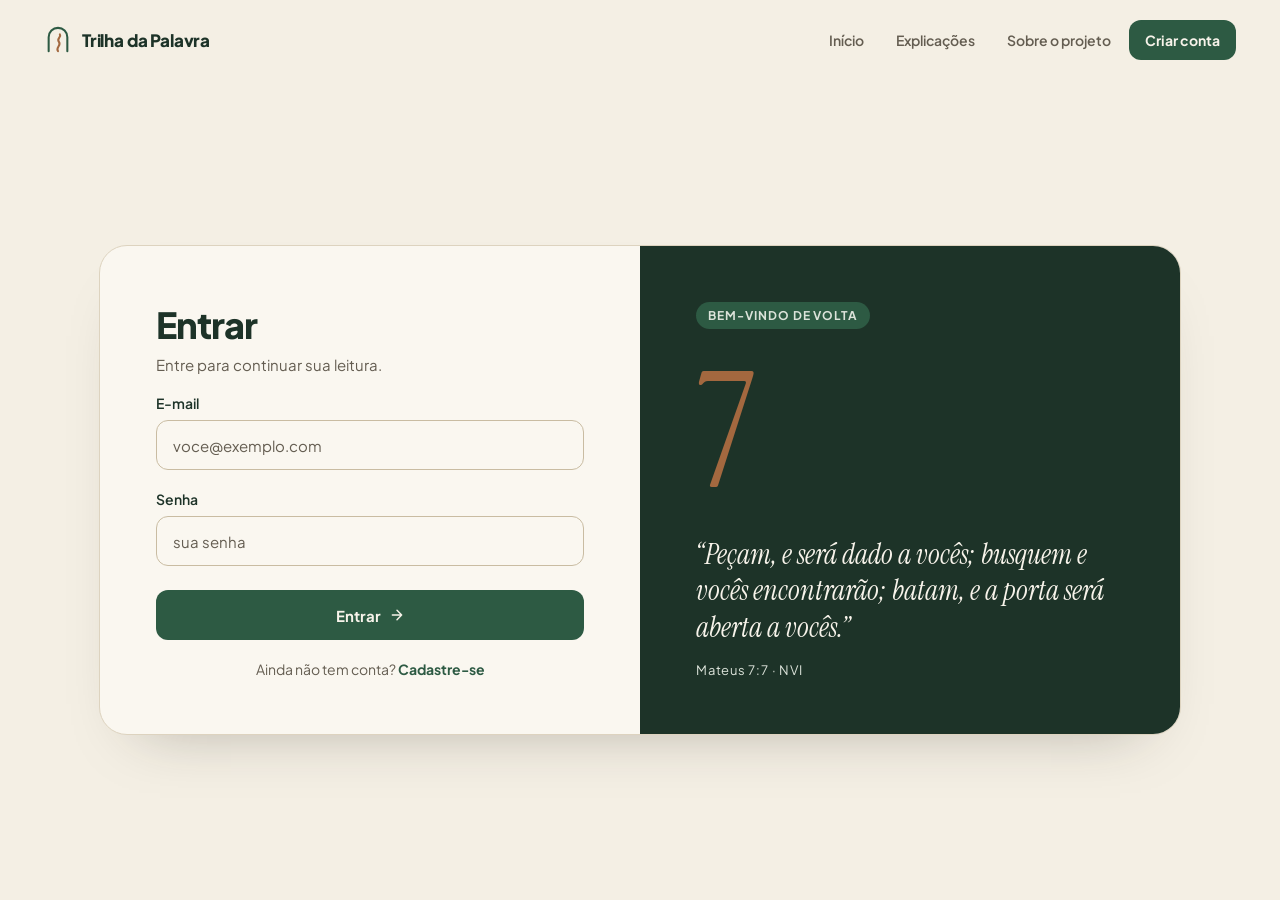
<file: public/inicio.html>
<!DOCTYPE html>
<html lang="pt-br">
<head>
    <meta charset="UTF-8">
    <meta name="viewport" content="width=device-width, initial-scale=1.0">
    <title>Início - Trilha da Palavra</title>

    <link rel="icon" href="./assets/img/favicon.svg" type="image/svg+xml">
    <link rel="icon" href="./assets/img/favicon.ico" sizes="16x16 32x32">
    <link rel="apple-touch-icon" href="./assets/img/apple-touch-icon.png">

    <link rel="stylesheet" href="./css/estilo.css">
    <link rel="stylesheet" href="./css/header.css">
    <link rel="stylesheet" href="./css/footer.css">
    <link rel="stylesheet" href="./css/inicio.css">

    <script src="./js/sessao.js"></script>
    <script>
        exigirLogin();
    </script>
</head>
<body>
    <header id="header" data-pagina="inicio_leitor"></header>
    <script src="./js/header.js"></script>

    <main class="inicio_container">
        <!-- SAUDAÇÃO -->
        <section class="inicio_titulo">
            <p id="saudacao" class="rotulo_secao">OLÁ</p>

            <h1>Continue de onde <span class="destaque_titulo">parou</span>.</h1>
        </section>

        <section class="inicio_cards">
            <!-- PRÓXIMA LEITURA -->
            <section class="card_proxima">
                <svg class="arco_proxima" width="220" height="220" viewBox="0 0 30 30" fill="none" xmlns="http://www.w3.org/2000/svg">
                    <path class="arco_proxima_linha" d="M5 27V12a10 10 0 0 1 20 0v15" stroke-width="1.6" stroke-linecap="round"/>
                    <path class="arco_proxima_caminho" d="M15 27c-3-4 4-6 1-10s3-5 1-8" stroke-width="1.6" stroke-linecap="round"/>
                </svg>

                <p class="rotulo_secao rotulo_proxima">PRÓXIMA LEITURA</p>

                <p id="proxima_nome" class="proxima_nome">Carregando...</p>

                <p id="proxima_detalhe" class="proxima_detalhe"></p>

                <section class="botoes_proxima">
                    <button id="btn_marcar_proxima" class="botao_claro" onclick="marcarProxima()">
                        <svg width="16" height="16" viewBox="0 0 18 18" fill="none" xmlns="http://www.w3.org/2000/svg">
                            <path d="M15 4.5L6.75 12.75L3 9" stroke="currentColor" stroke-width="1.8" stroke-linecap="round" stroke-linejoin="round"/>
                        </svg>

                        Marcar como lido
                    </button>

                    <a href="./biblia.html" id="btn_abrir_proxima" class="botao_contorno">Abrir no livro →</a>
                </section>
            </section>

            <!-- PROGRESSO DA BÍBLIA -->
            <section class="card_progresso">
                <section class="progresso_topo">
                    <div id="anel_progresso" class="anel_progresso">
                        <span id="kpi_porcentagem" class="anel_texto">0%</span>
                    </div>

                    <div>
                        <p class="progresso_rotulo">Progresso da Bíblia</p>
                        <p id="kpi_capitulos_total" class="progresso_total">0 de 1.189 capítulos</p>
                    </div>
                </section>

                <section class="progresso_numeros">
                    <div>
                        <p id="kpi_capitulos" class="numero_progresso">0</p>
                        <p class="legenda_progresso">capítulos lidos</p>
                    </div>

                    <div>
                        <p id="kpi_livros" class="numero_progresso">0</p>
                        <p class="legenda_progresso">livros concluídos</p>
                    </div>

                    <div>
                        <p id="kpi_sequencia" class="numero_progresso">0</p>
                        <p class="legenda_progresso">dias seguidos</p>
                    </div>
                </section>
            </section>
        </section>

        <!-- ATALHOS -->
        <section class="inicio_atalhos">
            <a href="./biblia.html" class="atalho">
                <span class="icone_atalho">
                    <svg width="20" height="20" viewBox="0 0 18 18" fill="none" xmlns="http://www.w3.org/2000/svg">
                        <path d="M1.5 2.25H6a3 3 0 0 1 3 3v10.5a2.25 2.25 0 0 0-2.25-2.25H1.5V2.25ZM16.5 2.25H12a3 3 0 0 0-3 3v10.5a2.25 2.25 0 0 1 2.25-2.25h5.25V2.25Z" stroke="currentColor" stroke-width="1.5" stroke-linejoin="round"/>
                    </svg>
                </span>

                <span class="texto_atalho">
                    <span class="titulo_atalho">Bíblia</span>
                    <span class="legenda_atalho">Livros e capítulos</span>
                </span>

                <span class="seta_atalho">›</span>
            </a>

            <a href="./dashboard.html" class="atalho">
                <span class="icone_atalho">
                    <svg width="20" height="20" viewBox="0 0 18 18" fill="none" xmlns="http://www.w3.org/2000/svg">
                        <path d="M2.25 2.25V15.75H15.75M13.5 12.75V6.75M9.75 12.75V3.75M6 12.75V10.5" stroke="currentColor" stroke-width="1.5" stroke-linecap="round" stroke-linejoin="round"/>
                    </svg>
                </span>

                <span class="texto_atalho">
                    <span class="titulo_atalho">Progresso</span>
                    <span class="legenda_atalho">Indicadores da sua leitura</span>
                </span>

                <span class="seta_atalho">›</span>
            </a>

            <a href="./perfil.html" class="atalho">
                <span class="icone_atalho">
                    <svg width="20" height="20" viewBox="0 0 18 18" fill="none" xmlns="http://www.w3.org/2000/svg">
                        <circle cx="9" cy="9" r="2.25" stroke="currentColor" stroke-width="1.5"/>
                        <path d="M9 1.5v2M9 14.5v2M1.5 9h2M14.5 9h2M3.7 3.7l1.4 1.4M12.9 12.9l1.4 1.4M3.7 14.3l1.4-1.4M12.9 5.1l1.4-1.4" stroke="currentColor" stroke-width="1.5" stroke-linecap="round"/>
                    </svg>
                </span>

                <span class="texto_atalho">
                    <span class="titulo_atalho">Perfil e conta</span>
                    <span class="legenda_atalho">Nome, avatar e senha</span>
                </span>

                <span class="seta_atalho">›</span>
            </a>
        </section>
    </main>

    <script>
        var idUsuario = sessionStorage.ID_USUARIO;
        var proxima = null;

        // "BOM DIA", "BOA TARDE" ou "BOA NOITE", conforme a hora, com o nome da pessoa.
        function mostrarSaudacao() {
            var hora = new Date().getHours();
            var saudacao = "BOA NOITE";

            if (hora < 12) {
                saudacao = "BOM DIA";
            } else if (hora < 18) {
                saudacao = "BOA TARDE";
            }

            document.getElementById("saudacao").textContent = saudacao + ", " + sessionStorage.NOME_USUARIO.toUpperCase();
        }

        function carregarProgresso() {
            fetch(`/leituras/progresso/${idUsuario}`)
                .then(function (resposta) {
                    return resposta.json();
                })
                .then(function (dados) {
                    mostrarProgresso(dados);
                })
                .catch(function (erro) {
                    console.log(erro);
                    alert("Não foi possível carregar seu progresso.");
                });
        }

        function mostrarProgresso(dados) {
            proxima = dados.proxima;

            // Porcentagem com no máximo uma casa decimal e vírgula (1,8%), igual ao Progresso
            var porcentagem = dados.capitulosLidos / dados.totalCapitulos * 100;
            var textoPorcentagem = porcentagem.toLocaleString("pt-BR", { maximumFractionDigits: 1 }) + "%";

            document.getElementById("kpi_porcentagem").textContent = textoPorcentagem;
            document.getElementById("anel_progresso").style.background = `conic-gradient(var(--verde) 0 ${porcentagem}%, var(--verde_suave) ${porcentagem}% 100%)`;
            document.getElementById("kpi_capitulos_total").textContent = `${dados.capitulosLidos.toLocaleString("pt-BR")} de ${dados.totalCapitulos.toLocaleString("pt-BR")} capítulos`;

            document.getElementById("kpi_capitulos").textContent = dados.capitulosLidos.toLocaleString("pt-BR");
            document.getElementById("kpi_livros").textContent = dados.livrosConcluidos;
            document.getElementById("kpi_sequencia").textContent = dados.sequencia;

            mostrarProxima();
        }

        function mostrarProxima() {
            var nome = document.getElementById("proxima_nome");
            var detalhe = document.getElementById("proxima_detalhe");
            var btnMarcar = document.getElementById("btn_marcar_proxima");

            if (proxima == null) {
                nome.textContent = "Você leu a Bíblia inteira!";
                detalhe.textContent = "Todos os 1.189 capítulos foram marcados.";
                btnMarcar.disabled = true;
                return;
            }

            var testamento = "Novo Testamento";

            if (proxima.testamento == "AT") {
                testamento = "Antigo Testamento";
            }

            var pendentes = proxima.quantidadeCapitulos - proxima.capitulosLidos;
            var textoPendentes = `${pendentes} capítulos pendentes`;

            if (pendentes == 1) {
                textoPendentes = "1 capítulo pendente";
            }

            nome.textContent = `${proxima.nomeLivro} ${proxima.capitulo}`;
            detalhe.textContent = `${testamento} · ${textoPendentes} em ${proxima.nomeLivro}.`;
            btnMarcar.disabled = false;
        }

        // Marca a próxima leitura e carrega os números de novo
        function marcarProxima() {
            fetch("/leituras/marcar", {
                method: "POST",
                headers: {
                    "Content-Type": "application/json"
                },
                body: JSON.stringify({
                    idUsuarioServer: idUsuario,
                    idLivroServer: proxima.idLivro,
                    capituloServer: proxima.capitulo
                })
            }).then(function (resposta) {
                if (resposta.ok) {
                    carregarProgresso();
                } else {
                    resposta.text().then(function (texto) {
                        alert(texto);
                    });
                }
            }).catch(function (erro) {
                console.log(erro);
                alert("Não foi possível marcar a leitura.");
            });
        }

        mostrarSaudacao();
        carregarProgresso();
    </script>
</body>
</html>
</file>
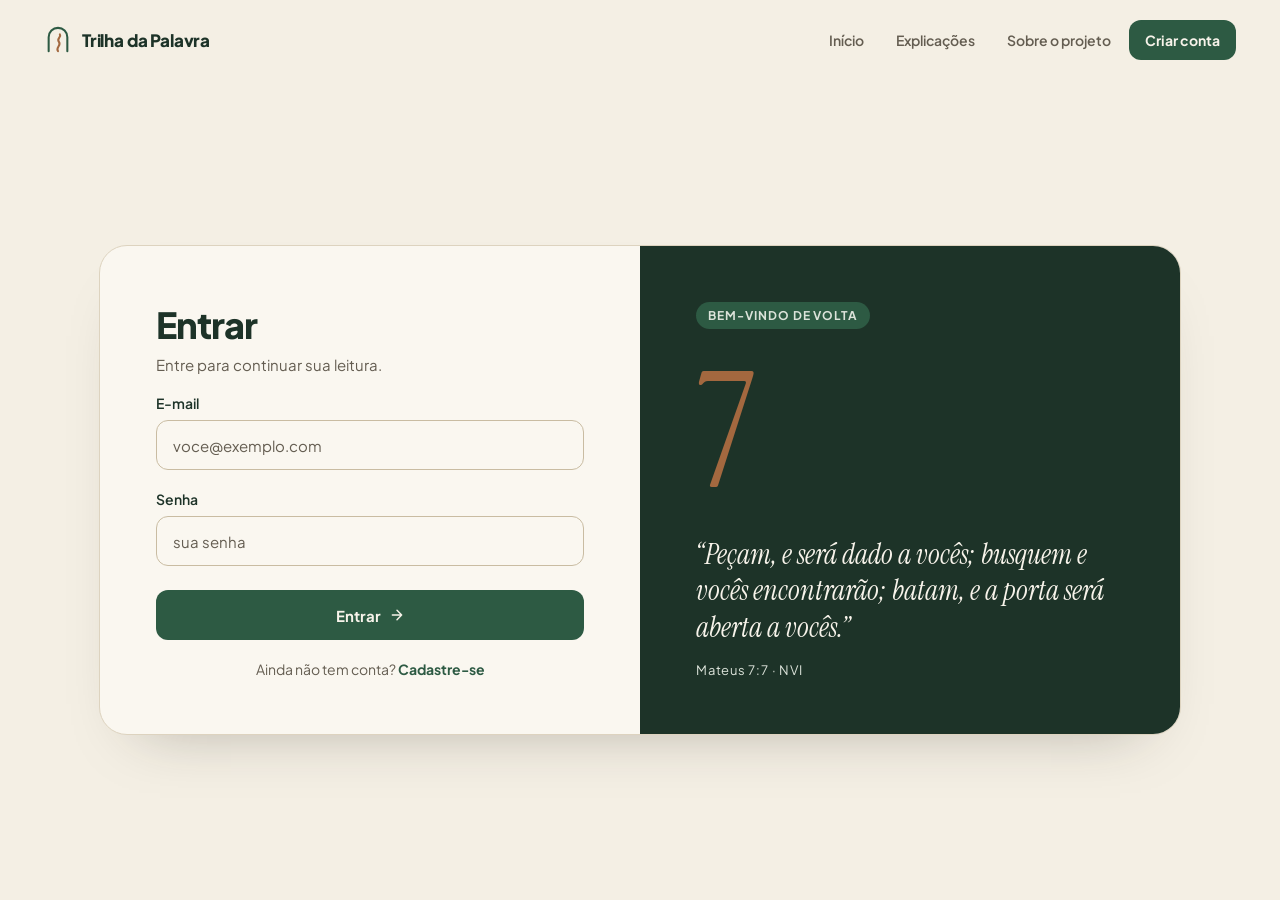
<file: public/login.html>
<!DOCTYPE html>
<html lang="pt-br">
<head>
    <meta charset="UTF-8">
    <meta name="viewport" content="width=device-width, initial-scale=1.0">
    <title>Login - Trilha da Palavra</title>

    <link rel="icon" href="./assets/img/favicon.svg" type="image/svg+xml">
    <link rel="icon" href="./assets/img/favicon.ico" sizes="16x16 32x32">
    <link rel="apple-touch-icon" href="./assets/img/apple-touch-icon.png">

    <link rel="stylesheet" href="./css/estilo.css">
    <link rel="stylesheet" href="./css/header.css">
    <link rel="stylesheet" href="./css/footer.css">
    <link rel="stylesheet" href="./css/login.css">
</head>

<body>
    <header id="header" data-pagina="login"></header>
    <script src="./js/header.js"></script>

    <main class="main_login">
        <section class="section_login">
            <!-- FORMULÁRIO -->
            <section class="formulario_login">
                <section class="cabecalho_login">
                    <h1 class="titulo_login">Entrar</h1>

                    <p class="subtitulo_login">Entre para continuar sua leitura.</p>
                </section>

                <span id="mensagem_erro" class="mensagem_erro"></span>

                <div class="campo">
                    <label for="ipt_email">E-mail</label>
                    <input type="email" id="ipt_email" placeholder="voce@exemplo.com">
                    <span id="erro_email" class="mensagem_erro_campo"></span>
                </div>

                <div class="campo">
                    <label for="ipt_senha">Senha</label>
                    <input type="password" id="ipt_senha" placeholder="sua senha">
                    <span id="erro_senha" class="mensagem_erro_campo"></span>
                </div>

                <button onclick="entrar()" class="botao_entrar">
                    Entrar

                    <svg width="16" height="16" viewBox="0 0 18 18" fill="none" xmlns="http://www.w3.org/2000/svg">
                        <path d="M3.75 9H14.25M9 14.25L14.25 9L9 3.75" stroke="currentColor" stroke-width="1.6" stroke-linecap="round" stroke-linejoin="round"/>
                    </svg>
                </button>

                <p class="direcionar_cadastro">Ainda não tem conta? <a href="./cadastro.html">Cadastre-se</a></p>
            </section>

            <!-- PAINEL DO VERSÍCULO -->
            <section class="painel_versiculo">
                <span class="selo_versiculo">BEM-VINDO DE VOLTA</span>

                <p class="numero_versiculo">7</p>

                <section>
                    <p class="texto_versiculo">“Peçam, e será dado a vocês; busquem e vocês encontrarão; batam, e a porta será aberta a vocês.”</p>

                    <p class="referencia_versiculo">Mateus 7:7 · NVI</p>
                </section>
            </section>
        </section>
    </main>

    <script src="./js/sessao.js"></script>

    <script>
        function entrar() {
            var emailVar = document.getElementById("ipt_email").value.trim();
            var senhaVar = document.getElementById("ipt_senha").value;

            limparMensagens();

            var temErro = false;

            if (emailVar == "") {
                mostrarMensagem("erro_email", "Informe seu e-mail.");
                temErro = true;
            }

            if (senhaVar == "") {
                mostrarMensagem("erro_senha", "Informe sua senha.");
                temErro = true;
            }

            if (temErro) {
                return;
            }

            fetch("/usuarios/autenticar", {
                method: "POST",
                headers: {
                    "Content-Type": "application/json"
                },
                body: JSON.stringify({
                    emailServer: emailVar,
                    senhaServer: senhaVar
                })
            }).then(function (resposta) {
                if (resposta.ok) {
                    resposta.json().then(function (json) {
                        sessionStorage.ID_USUARIO = json.id;
                        sessionStorage.NOME_USUARIO = json.nome;
                        sessionStorage.EMAIL_USUARIO = json.email;

                        window.location = "inicio.html";
                    });
                } else {
                    resposta.text().then(function (texto) {
                        mostrarMensagem("mensagem_erro", texto);
                    });
                }
            }).catch(function (erro) {
                console.log(erro);
                mostrarMensagem("mensagem_erro", "Não foi possível conectar ao servidor.");
            });
        }
    </script>
</body>
</html>
</file>
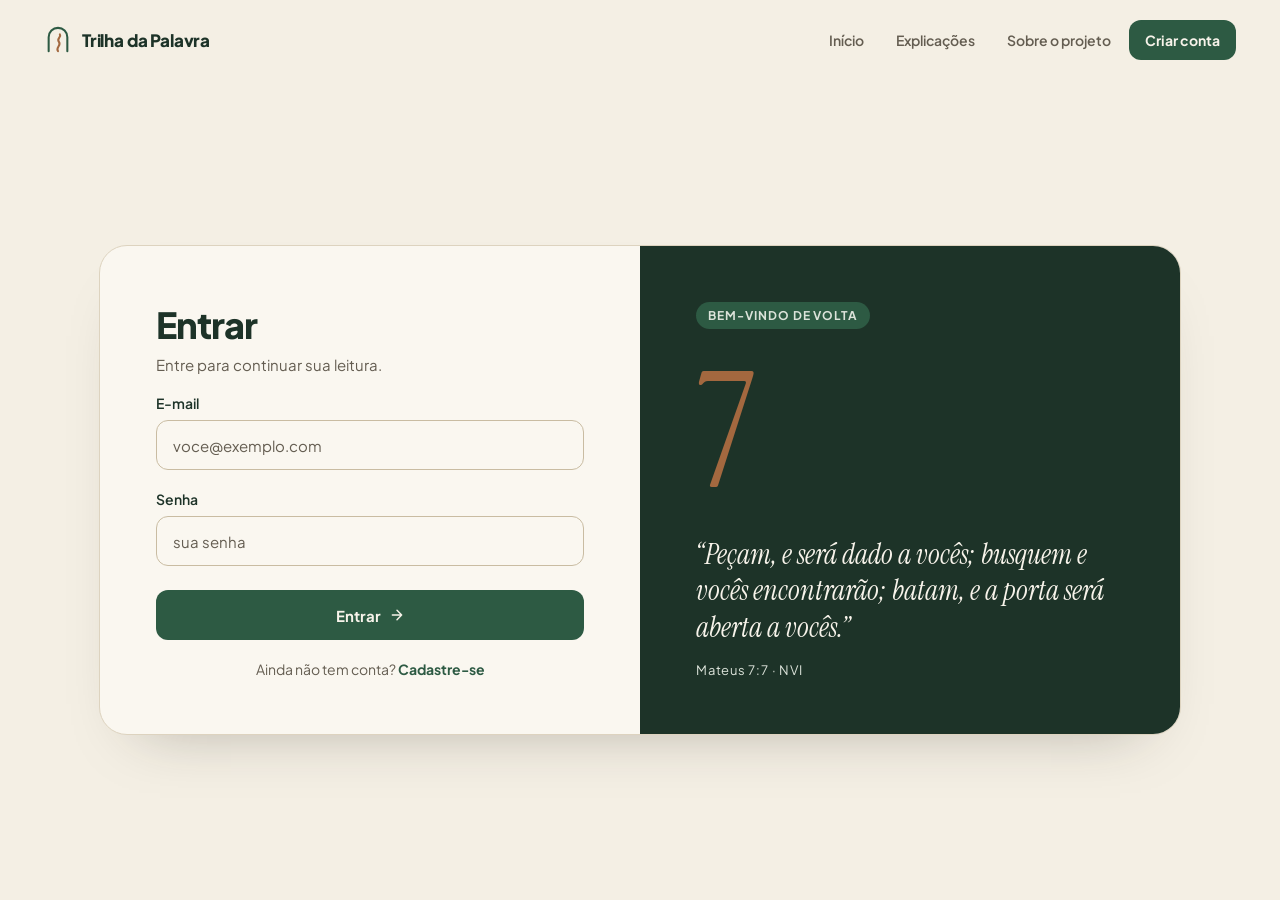
<file: public/perfil.html>
<!DOCTYPE html>
<html lang="pt-br">
<head>
    <meta charset="UTF-8">
    <meta name="viewport" content="width=device-width, initial-scale=1.0">
    <title>Perfil - Trilha da Palavra</title>

    <link rel="icon" href="./assets/img/favicon.svg" type="image/svg+xml">
    <link rel="icon" href="./assets/img/favicon.ico" sizes="16x16 32x32">
    <link rel="apple-touch-icon" href="./assets/img/apple-touch-icon.png">

    <link rel="stylesheet" href="./css/estilo.css">
    <link rel="stylesheet" href="./css/header.css">
    <link rel="stylesheet" href="./css/footer.css">
    <link rel="stylesheet" href="./css/perfil.css">

    <script src="./js/sessao.js"></script>
    <script>
        exigirLogin();
    </script>
</head>
<body>
    <header id="header" data-pagina="perfil"></header>
    <script src="./js/header.js"></script>

    <main class="perfil_container">
        <!-- TÍTULO -->
        <section class="perfil_titulo">
            <p class="rotulo_secao">PERFIL E CONTA</p>

            <h1>Seu perfil</h1>

            <p class="perfil_titulo_descricao">Escolha como você aparece na Trilha da Palavra. Ajuste nome e avatar e acompanhe o resumo da sua leitura.</p>
        </section>

        <section class="perfil_conteudo">
            <!-- CARTÃO DO PERFIL -->
            <section class="card_perfil">
                <!-- avatar escolhido (o JavaScript vai trocar pela imagem do avatar) -->
                <span id="avatar_perfil" class="avatar_perfil"></span>

                <p id="nome_perfil" class="nome_perfil">Carregando...</p>

                <p id="email_perfil" class="email_perfil"></p>

                <section class="resumo_perfil">
                    <div class="linha_resumo">
                        <span>Membro desde</span>
                        <strong id="kpi_membro_desde">-</strong>
                    </div>

                    <div class="linha_resumo">
                        <span>Capítulos lidos</span>
                        <strong id="kpi_capitulos">0</strong>
                    </div>

                    <div class="linha_resumo">
                        <span>Livros concluídos</span>
                        <strong id="kpi_livros">0</strong>
                    </div>
                </section>

                <a href="./dashboard.html" class="link_progresso">Ver progresso →</a>
            </section>

            <section class="perfil_formularios">
                <!-- INFORMAÇÕES PESSOAIS + AVATAR -->
                <section class="card_formulario">
                    <section class="cabecalho_formulario">
                        <h2>Informações pessoais</h2>

                        <p>Seu nome aparece no menu e na saudação do Início.</p>
                    </section>

                    <span id="mensagem_erro" class="mensagem_erro"></span>

                    <section class="lado_a_lado">
                        <div class="campo">
                            <label for="ipt_nome">Nome de exibição</label>
                            <input type="text" id="ipt_nome" placeholder="Seu nome" oninput="verificarAlteracoes()">
                            <span id="erro_nome" class="mensagem_erro_campo"></span>
                        </div>

                        <div class="campo">
                            <label for="slc_livros">Livro favorito</label>

                            <select id="slc_livros" onchange="verificarAlteracoes()">
                                <option value="">Selecione um livro</option>

                                <optgroup label="Antigo Testamento" id="grupo_at">
                                </optgroup>

                                <optgroup label="Novo Testamento" id="grupo_nt">
                                </optgroup>
                            </select>
                        </div>
                    </section>

                    <div class="campo">
                        <label for="ipt_email">E-mail</label>

                        <div class="campo_bloqueado">
                            <input type="email" id="ipt_email" disabled>

                            <svg width="16" height="16" viewBox="0 0 18 18" fill="none" xmlns="http://www.w3.org/2000/svg">
                                <rect x="3.75" y="8.25" width="10.5" height="7.5" rx="1.5" stroke="currentColor" stroke-width="1.5"/>
                                <path d="M6 8.25V6a3 3 0 0 1 6 0v2.25" stroke="currentColor" stroke-width="1.5" stroke-linecap="round"/>
                            </svg>
                        </div>

                        <span class="dica_campo">O e-mail identifica a sua conta e não pode ser alterado por aqui.</span>
                    </div>

                    <!-- AVATAR -->
                    <section class="cabecalho_formulario cabecalho_avatar">
                        <h2>Avatar</h2>

                        <p>Medalhões inspirados em personagens bíblicos, com o símbolo tradicional de cada um. Você pode trocar quando quiser.</p>
                    </section>

                    <!--
                        Cada botão é um avatar. O "data-avatar" é o valor salvo na coluna avatar_usuario.
                        As imagens ficam em assets/img/avatares, com o mesmo nome do "data-avatar".
                        O avatar "Iniciais" mostra as iniciais do nome da pessoa, por isso não usa imagem.
                    -->
                    <section class="grade_avatares">
                        <button class="opcao_avatar" data-avatar="inicial" onclick="escolherAvatar('inicial')">
                            <span class="imagem_avatar avatar_iniciais">LM</span>
                            <span class="nome_avatar">Iniciais</span>
                        </button>

                        <button class="opcao_avatar" data-avatar="jesus" onclick="escolherAvatar('jesus')">
                            <img src="./assets/img/avatares/jesus.png" alt="Avatar de Jesus" class="imagem_avatar">
                            <span class="nome_avatar">Jesus</span>
                        </button>

                        <button class="opcao_avatar" data-avatar="maria" onclick="escolherAvatar('maria')">
                            <img src="./assets/img/avatares/maria.png" alt="Avatar de Maria" class="imagem_avatar">
                            <span class="nome_avatar">Maria</span>
                        </button>

                        <button class="opcao_avatar" data-avatar="jose" onclick="escolherAvatar('jose')">
                            <img src="./assets/img/avatares/jose.png" alt="Avatar de José" class="imagem_avatar">
                            <span class="nome_avatar">José</span>
                        </button>

                        <button class="opcao_avatar" data-avatar="moises" onclick="escolherAvatar('moises')">
                            <img src="./assets/img/avatares/moises.png" alt="Avatar de Moisés" class="imagem_avatar">
                            <span class="nome_avatar">Moisés</span>
                        </button>

                        <button class="opcao_avatar" data-avatar="davi" onclick="escolherAvatar('davi')">
                            <img src="./assets/img/avatares/davi.png" alt="Avatar de Davi" class="imagem_avatar">
                            <span class="nome_avatar">Davi</span>
                        </button>

                        <button class="opcao_avatar" data-avatar="ester" onclick="escolherAvatar('ester')">
                            <img src="./assets/img/avatares/ester.png" alt="Avatar de Ester" class="imagem_avatar">
                            <span class="nome_avatar">Ester</span>
                        </button>

                        <button class="opcao_avatar" data-avatar="daniel" onclick="escolherAvatar('daniel')">
                            <img src="./assets/img/avatares/daniel.png" alt="Avatar de Daniel" class="imagem_avatar">
                            <span class="nome_avatar">Daniel</span>
                        </button>

                        <button class="opcao_avatar" data-avatar="pedro" onclick="escolherAvatar('pedro')">
                            <img src="./assets/img/avatares/pedro.png" alt="Avatar de Pedro" class="imagem_avatar">
                            <span class="nome_avatar">Pedro</span>
                        </button>

                        <button class="opcao_avatar" data-avatar="paulo" onclick="escolherAvatar('paulo')">
                            <img src="./assets/img/avatares/paulo.png" alt="Avatar de Paulo" class="imagem_avatar">
                            <span class="nome_avatar">Paulo</span>
                        </button>

                        <button class="opcao_avatar" data-avatar="joao_batista" onclick="escolherAvatar('joao_batista')">
                            <img src="./assets/img/avatares/joao_batista.png" alt="Avatar de João Batista" class="imagem_avatar">
                            <span class="nome_avatar">João Batista</span>
                        </button>
                    </section>

                    <!-- FOTO PERSONALIZADA -->
                    <section class="caixa_foto">
                        <p class="titulo_foto">Foto personalizada</p>

                        <p class="texto_foto">Envie uma imagem quadrada (JPG ou PNG, até 1 MB); ela substitui o avatar escolhido.</p>

                        <span id="mensagem_foto" class="mensagem_erro"></span>

                        <div class="botoes_foto">
                            <label for="ipt_foto" class="botao botao_foto">
                                <svg width="16" height="16" viewBox="0 0 18 18" fill="none" xmlns="http://www.w3.org/2000/svg">
                                    <path d="M9 11.25V2.25M5.25 6 9 2.25 12.75 6M3 12.75v1.5a1.5 1.5 0 0 0 1.5 1.5h9a1.5 1.5 0 0 0 1.5-1.5v-1.5" stroke="currentColor" stroke-width="1.5" stroke-linecap="round" stroke-linejoin="round"/>
                                </svg>

                                Escolher foto
                            </label>

                            <!-- só aparece quando a pessoa já tem uma foto salva -->
                            <button id="btn_remover_foto" class="botao botao_foto botao_remover_foto" onclick="removerFoto()">Remover foto</button>
                        </div>

                        <input type="file" id="ipt_foto" accept="image/png, image/jpeg" onchange="escolherFoto()">
                    </section>

                    <!-- BARRA DE SALVAR -->
                    <section class="barra_salvar">
                        <span id="status_alteracoes" class="status_alteracoes">Nenhuma alteração pendente</span>

                        <div class="botoes_salvar">
                            <button id="btn_cancelar" class="botao_texto" onclick="cancelarAlteracoes()">Cancelar</button>
                            <button id="btn_salvar" class="botao botao_primario" onclick="salvarPerfil()" disabled>Salvar alterações</button>
                        </div>
                    </section>
                </section>

                <!-- SENHA -->
                <section class="card_formulario">
                    <section class="cabecalho_formulario">
                        <h2>Senha</h2>

                        <p>Para trocar a senha, confirme a senha atual. A nova senha precisa ter no mínimo 6 caracteres.</p>
                    </section>

                    <span id="mensagem_senha" class="mensagem_erro"></span>

                    <section class="campos_senha">
                        <div class="campo">
                            <label for="ipt_senha_atual">Senha atual</label>
                            <input type="password" id="ipt_senha_atual">
                            <span id="erro_senha_atual" class="mensagem_erro_campo"></span>
                        </div>

                        <div class="campo">
                            <label for="ipt_nova_senha">Nova senha</label>
                            <input type="password" id="ipt_nova_senha">
                            <span id="erro_nova_senha" class="mensagem_erro_campo"></span>
                        </div>

                        <div class="campo">
                            <label for="ipt_confirmar_senha">Confirmar nova senha</label>
                            <input type="password" id="ipt_confirmar_senha">
                            <span id="erro_confirmar_senha" class="mensagem_erro_campo"></span>
                        </div>
                    </section>

                    <button id="btn_alterar_senha" class="botao" onclick="alterarSenha()">Alterar senha</button>
                </section>
            </section>
        </section>
    </main>

    <script>
        var idUsuario = sessionStorage.ID_USUARIO;

        // 1. LIVROS DO SELECT "LIVRO FAVORITO"

        function carregarLivros() {
            return fetch(`/leituras/livros/${idUsuario}`)
                .then(function (resposta) {
                    return resposta.json();
                })
                .then(function (livros) {
                    var grupoAT = document.getElementById("grupo_at");
                    var grupoNT = document.getElementById("grupo_nt");

                    for (var i = 0; i < livros.length; i++) {
                        var opcao = `<option value="${livros[i].id_livro}">${livros[i].nome_livro}</option>`;

                        if (livros[i].testamento == "AT") {
                            grupoAT.innerHTML += opcao;
                        } else {
                            grupoNT.innerHTML += opcao;
                        }
                    }
                });
        }

        // 2. DADOS DA CONTA

        // Primeira letra da primeira e da última palavra do nome: "Lia Maria" → "LM"
        function calcularIniciais(nome) {
            var palavras = nome.trim().split(" ");
            var iniciais = palavras[0][0];

            if (palavras.length > 1) {
                iniciais += palavras[palavras.length - 1][0];
            }

            return iniciais.toUpperCase();
        }

        function carregarPerfil() {
            return fetch(`/usuarios/perfil/${idUsuario}`)
                .then(function (resposta) {
                    return resposta.json();
                })
                .then(function (perfil) {
                    mostrarPerfil(perfil);
                });
        }

        // O que está salvo no banco (usado para saber se algo mudou e para o "Cancelar")
        var perfilSalvo = null;

        // Avatar marcado agora na grade (pode ser diferente do salvo até clicar em "Salvar")
        var avatarEscolhido = "inicial";

        function mostrarPerfil(perfil) {
            var livro = "";

            if (perfil.fk_livro_favorito != null) {
                livro = String(perfil.fk_livro_favorito);
            }

            perfilSalvo = {
                nome: perfil.nome_usuario,
                livro: livro,
                avatar: perfil.avatar_usuario,
                foto: perfil.foto_usuario,
                // com foto, nenhum avatar fica marcado na grade (quem aparece é a foto)
                avatarMarcado: perfil.avatar_usuario
            };

            if (perfilSalvo.foto != null) {
                perfilSalvo.avatarMarcado = "";
            }

            // cartão do perfil
            document.getElementById("nome_perfil").textContent = perfil.nome_usuario;
            document.getElementById("email_perfil").textContent = perfil.email_usuario;
            document.getElementById("kpi_membro_desde").textContent = perfil.data_cadastro;

            // botão "Iniciais" da grade mostra as iniciais da pessoa
            document.querySelector(".avatar_iniciais").textContent = calcularIniciais(perfil.nome_usuario);

            // campos do formulário
            document.getElementById("ipt_nome").value = perfilSalvo.nome;
            document.getElementById("ipt_email").value = perfil.email_usuario;
            document.getElementById("slc_livros").value = perfilSalvo.livro;

            mostrarAvatarNoCartao(perfilSalvo.avatar, perfilSalvo.nome, perfilSalvo.foto);
            marcarAvatar(perfilSalvo.avatarMarcado);
            verificarAlteracoes();

            // "Remover foto" só aparece quando existe uma foto salva
            if (perfilSalvo.foto != null) {
                document.getElementById("btn_remover_foto").style.display = "inline-flex";
            } else {
                document.getElementById("btn_remover_foto").style.display = "none";
            }
        }

        // Avatar do cartão: a foto (se tiver), as iniciais ou a imagem do personagem
        function mostrarAvatarNoCartao(avatar, nome, foto) {
            var avatarPerfil = document.getElementById("avatar_perfil");
            var imagem = document.createElement("img");

            if (avatar == "inicial" && foto == null) {
                avatarPerfil.textContent = calcularIniciais(nome);
                return;
            }

            // .src recebe o texto sem passar pelo HTML (mais seguro que innerHTML)
            if (foto != null) {
                imagem.src = foto;
                imagem.alt = "Sua foto";
            } else {
                imagem.src = `./assets/img/avatares/${avatar}.png`;
                imagem.alt = "Avatar escolhido";
            }

            avatarPerfil.textContent = "";
            avatarPerfil.appendChild(imagem);
        }

        // Marca um avatar na grade (classe "selecionado") e guarda qual foi
        function marcarAvatar(avatar) {
            var botoes = document.querySelectorAll(".opcao_avatar");

            avatarEscolhido = avatar;

            for (var i = 0; i < botoes.length; i++) {
                if (botoes[i].dataset.avatar == avatar) {
                    botoes[i].classList.add("selecionado");
                } else {
                    botoes[i].classList.remove("selecionado");
                }
            }
        }

        // 3. EDITAR, CANCELAR E SALVAR

        // Chamada pelo onclick de cada avatar da grade
        function escolherAvatar(avatar) {
            marcarAvatar(avatar);
            verificarAlteracoes();
        }

        // Compara os campos com o que está salvo e liga ou desliga o botão "Salvar"
        function verificarAlteracoes() {
            var nome = document.getElementById("ipt_nome").value.trim();
            var livro = document.getElementById("slc_livros").value;
            var status = document.getElementById("status_alteracoes");
            var btnSalvar = document.getElementById("btn_salvar");

            if (perfilSalvo == null) {
                return;
            }

            if (nome != perfilSalvo.nome || livro != perfilSalvo.livro || avatarEscolhido != perfilSalvo.avatarMarcado) {
                status.textContent = "Você tem alterações não salvas";
                btnSalvar.disabled = false;
            } else {
                status.textContent = "Nenhuma alteração pendente";
                btnSalvar.disabled = true;
            }
        }

        // Volta os campos para o que está salvo no banco
        function cancelarAlteracoes() {
            limparMensagens();

            document.getElementById("ipt_nome").value = perfilSalvo.nome;
            document.getElementById("slc_livros").value = perfilSalvo.livro;

            marcarAvatar(perfilSalvo.avatarMarcado);
            verificarAlteracoes();
        }

        function salvarPerfil() {
            var nomeVar = document.getElementById("ipt_nome").value.trim();
            var livroVar = document.getElementById("slc_livros").value;
            var avatarVar = avatarEscolhido;

            limparMensagens();

            if (nomeVar == "") {
                mostrarMensagem("erro_nome", "Informe seu nome.");
                return;
            }

            // com foto e nenhum avatar marcado, o avatar salvo continua o mesmo
            if (avatarVar == "") {
                avatarVar = perfilSalvo.avatar;
            }

            fetch(`/usuarios/atualizar/${idUsuario}`, {
                method: "PUT",
                headers: {
                    "Content-Type": "application/json"
                },
                body: JSON.stringify({
                    nomeServer: nomeVar,
                    livroFavoritoServer: livroVar,
                    avatarServer: avatarVar
                })
            }).then(function (resposta) {
                if (resposta.ok) {
                    // o menu e a saudação do Início usam o nome guardado no sessionStorage
                    sessionStorage.NOME_USUARIO = nomeVar;

                    // tinha foto e escolheu um avatar: a foto é apagada para o avatar aparecer
                    if (perfilSalvo.foto != null && avatarEscolhido != "") {
                        fetch(`/usuarios/foto/${idUsuario}`, { method: "DELETE" })
                            .then(function () {
                                window.location.reload();
                            });
                    } else {
                        window.location.reload();
                    }
                } else {
                    resposta.text().then(function (texto) {
                        mostrarMensagem("mensagem_erro", texto);
                    });
                }
            }).catch(function (erro) {
                console.log(erro);
                mostrarMensagem("mensagem_erro", "Não foi possível conectar ao servidor.");
            });
        }

        // 4. FOTO PERSONALIZADA

        // Chamada quando a pessoa escolhe um arquivo no "Escolher foto"
        function escolherFoto() {
            var campoFoto = document.getElementById("ipt_foto");
            var arquivo = campoFoto.files[0];

            limparMensagens();
            document.getElementById("mensagem_foto").classList.remove("mensagem_sucesso");

            // a pessoa abriu a janela e não escolheu nada
            if (arquivo == undefined) {
                return;
            }

            if (arquivo.type != "image/png" && arquivo.type != "image/jpeg") {
                mostrarMensagem("mensagem_foto", "A foto precisa ser JPG ou PNG.");
                campoFoto.value = "";
                return;
            }

            // 1 MB = 1024 × 1024 bytes
            if (arquivo.size > 1024 * 1024) {
                mostrarMensagem("mensagem_foto", "A foto deve ter no máximo 1 MB.");
                campoFoto.value = "";
                return;
            }

            // O FileReader lê o arquivo e transforma a imagem em texto (base64)
            var leitor = new FileReader();

            leitor.onload = function () {
                enviarFoto(leitor.result);
            };

            leitor.readAsDataURL(arquivo);
        }

        function enviarFoto(fotoTexto) {
            fetch(`/usuarios/foto/${idUsuario}`, {
                method: "PUT",
                headers: {
                    "Content-Type": "application/json"
                },
                body: JSON.stringify({
                    fotoServer: fotoTexto
                })
            }).then(function (resposta) {
                if (resposta.ok) {
                    window.location.reload();
                } else {
                    resposta.text().then(function (texto) {
                        mostrarMensagem("mensagem_foto", texto);
                    });
                }
            }).catch(function (erro) {
                console.log(erro);
                mostrarMensagem("mensagem_foto", "Não foi possível enviar a foto.");
            });
        }

        function removerFoto() {
            fetch(`/usuarios/foto/${idUsuario}`, {
                method: "DELETE"
            }).then(function (resposta) {
                if (resposta.ok) {
                    window.location.reload();
                } else {
                    resposta.text().then(function (texto) {
                        mostrarMensagem("mensagem_foto", texto);
                    });
                }
            }).catch(function (erro) {
                console.log(erro);
                mostrarMensagem("mensagem_foto", "Não foi possível remover a foto.");
            });
        }

        // 5. ALTERAR A SENHA

        function alterarSenha() {
            var senhaAtualVar = document.getElementById("ipt_senha_atual").value;
            var novaSenhaVar = document.getElementById("ipt_nova_senha").value;
            var confirmarSenhaVar = document.getElementById("ipt_confirmar_senha").value;
            var mensagemSenha = document.getElementById("mensagem_senha");

            limparMensagens();
            mensagemSenha.classList.remove("mensagem_sucesso");

            var temErro = false;

            if (senhaAtualVar == "") {
                mostrarMensagem("erro_senha_atual", "Informe sua senha atual.");
                temErro = true;
            }

            if (novaSenhaVar.length < 6) {
                mostrarMensagem("erro_nova_senha", "A nova senha deve ter no mínimo 6 caracteres.");
                temErro = true;
            }

            // a confirmação só é conferida aqui no navegador; o servidor não precisa recebê-la
            if (confirmarSenhaVar != novaSenhaVar) {
                mostrarMensagem("erro_confirmar_senha", "As senhas não conferem.");
                temErro = true;
            }

            if (temErro) {
                return;
            }

            fetch(`/usuarios/senha/${idUsuario}`, {
                method: "PUT",
                headers: {
                    "Content-Type": "application/json"
                },
                body: JSON.stringify({
                    senhaAtualServer: senhaAtualVar,
                    novaSenhaServer: novaSenhaVar
                })
            }).then(function (resposta) {
                resposta.text().then(function (texto) {
                    if (resposta.ok) {
                        // limpa os campos e mostra a mensagem em verde
                        document.getElementById("ipt_senha_atual").value = "";
                        document.getElementById("ipt_nova_senha").value = "";
                        document.getElementById("ipt_confirmar_senha").value = "";

                        mensagemSenha.classList.add("mensagem_sucesso");
                    }

                    mostrarMensagem("mensagem_senha", texto);
                });
            }).catch(function (erro) {
                console.log(erro);
                mostrarMensagem("mensagem_senha", "Não foi possível conectar ao servidor.");
            });
        }

        // 6. RESUMO DA LEITURA (capítulos lidos e livros concluídos)

        function carregarResumo() {
            fetch(`/leituras/progresso/${idUsuario}`)
                .then(function (resposta) {
                    return resposta.json();
                })
                .then(function (dados) {
                    document.getElementById("kpi_capitulos").textContent = dados.capitulosLidos.toLocaleString("pt-BR");
                    document.getElementById("kpi_livros").textContent = dados.livrosConcluidos;
                })
                .catch(function (erro) {
                    console.log(erro);
                });
        }

        // 7. INÍCIO: o perfil só é carregado depois dos livros, para o select já ter as opções

        carregarLivros()
            .then(function () {
                return carregarPerfil();
            })
            .catch(function (erro) {
                console.log(erro);
                alert("Não foi possível carregar o seu perfil.");
            });

        carregarResumo();
    </script>
</body>
</html>
</file>
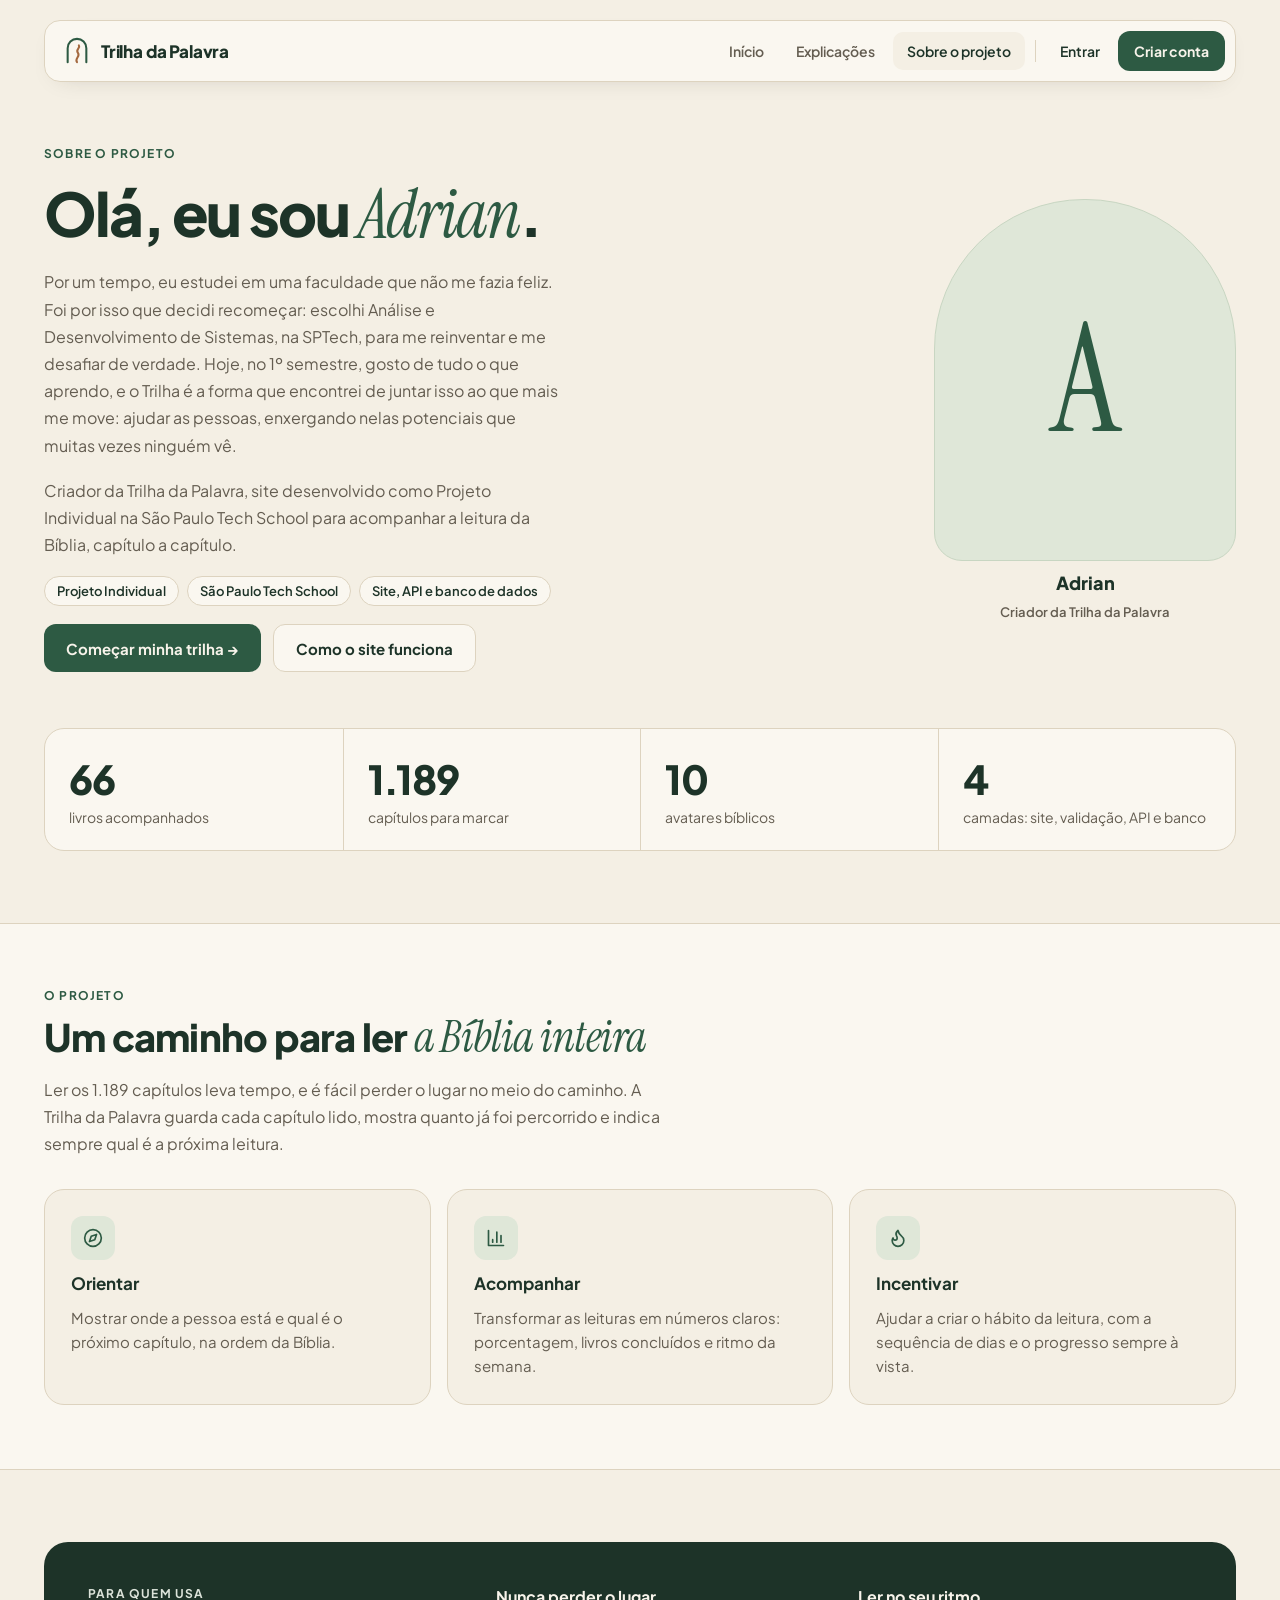
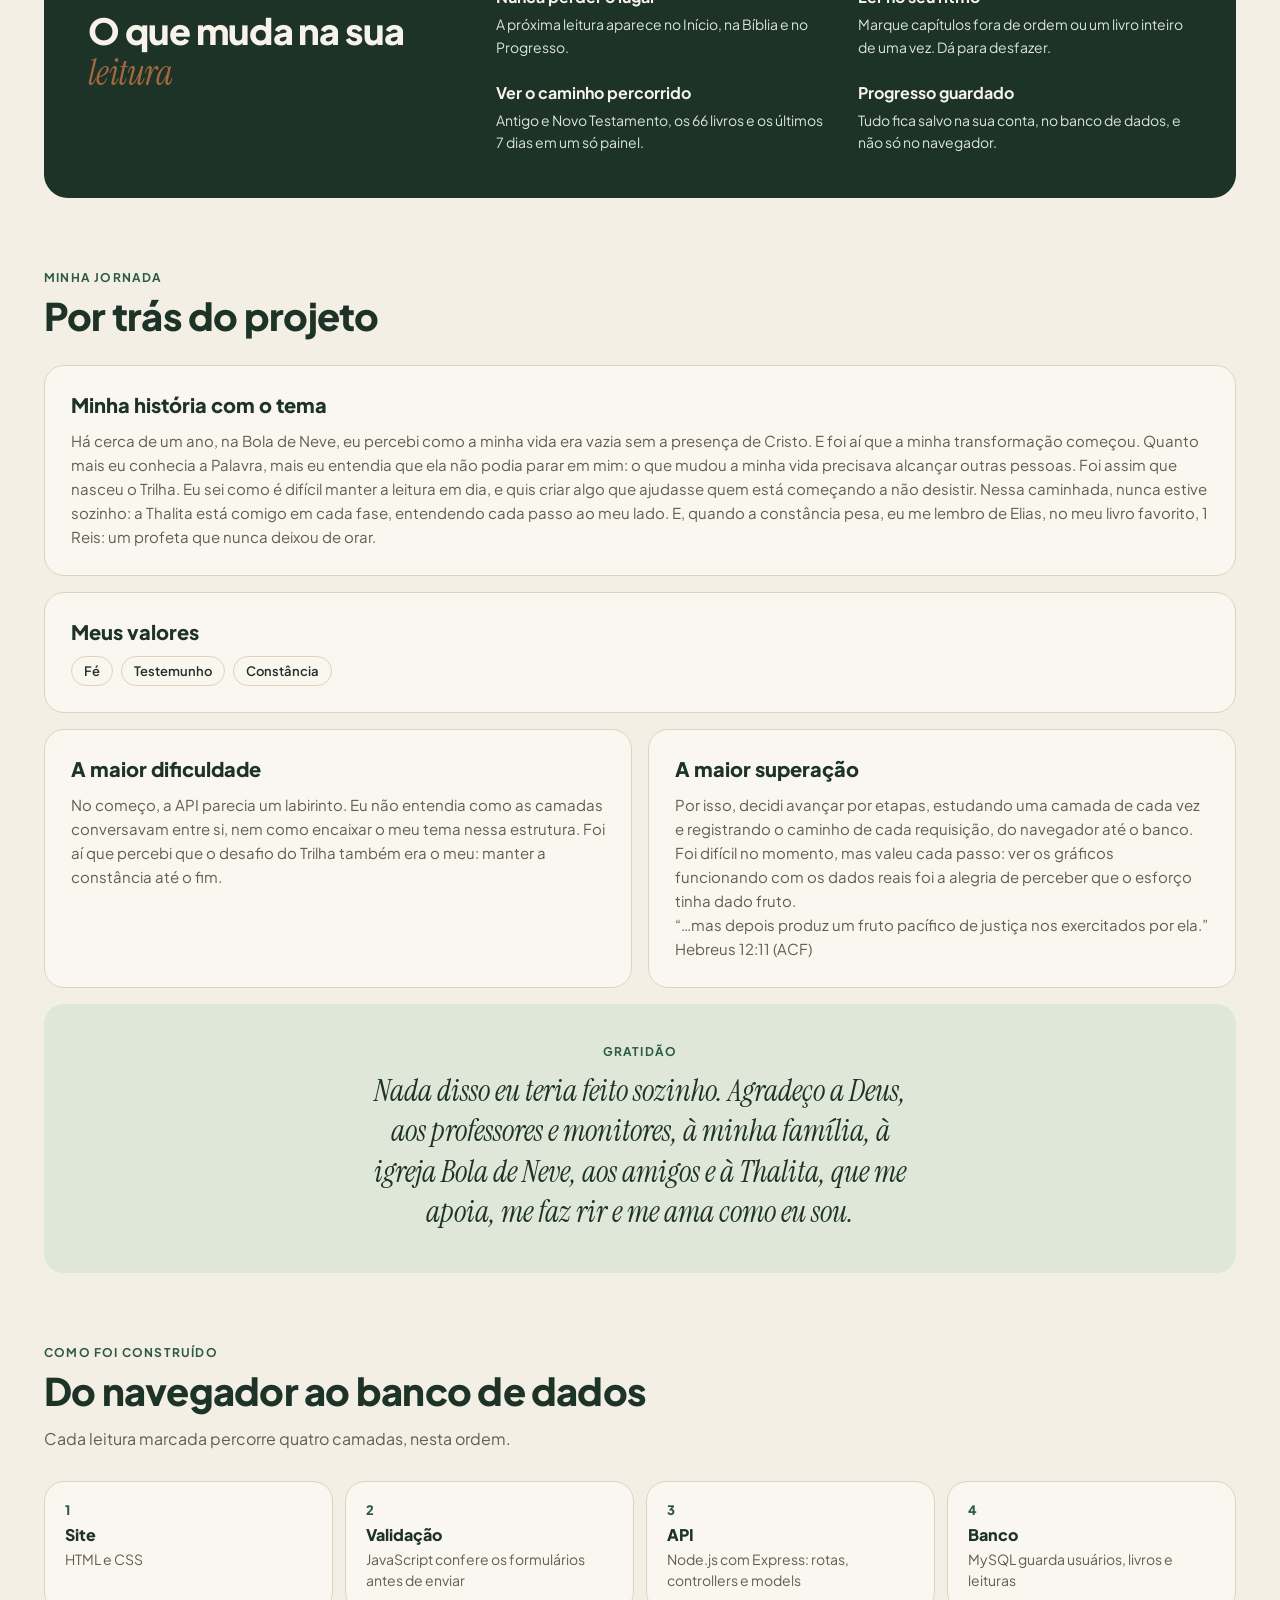
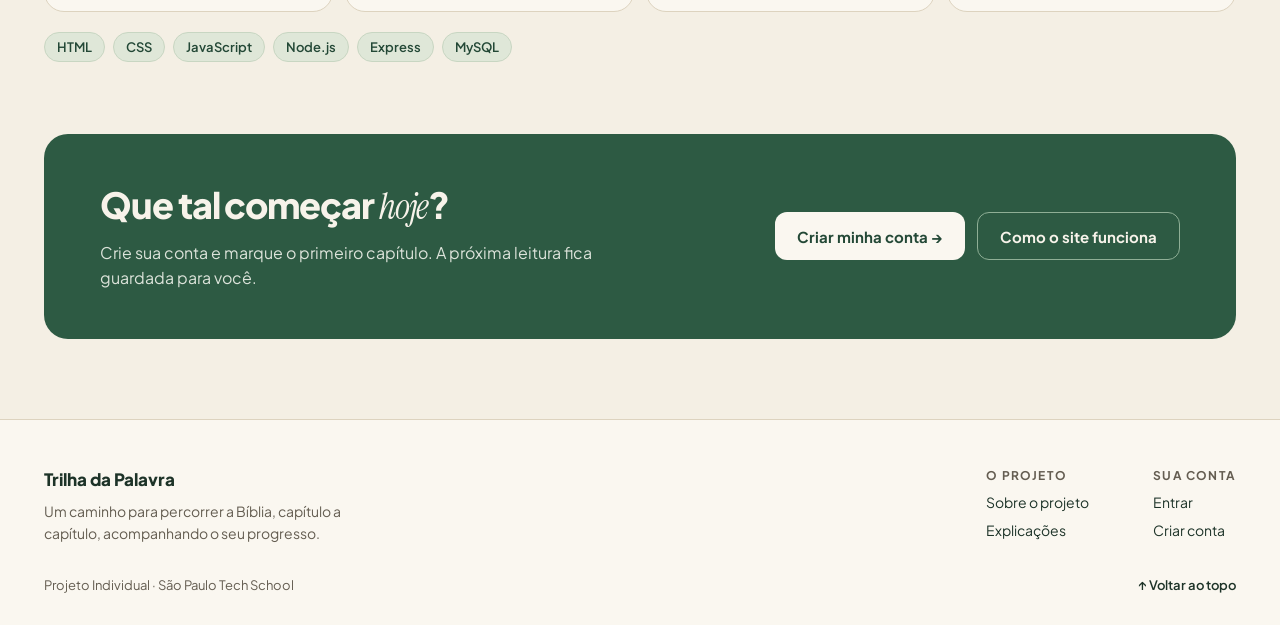
<file: public/sobre.html>
<!DOCTYPE html>
<html lang="pt-br">
<head>
    <meta charset="UTF-8">
    <meta name="viewport" content="width=device-width, initial-scale=1.0">
    <title>Sobre - Trilha da Palavra</title>

    <link rel="icon" href="./assets/img/favicon.svg" type="image/svg+xml">
    <link rel="icon" href="./assets/img/favicon.ico" sizes="16x16 32x32">
    <link rel="apple-touch-icon" href="./assets/img/apple-touch-icon.png">

    <link rel="stylesheet" href="./css/estilo.css">
    <link rel="stylesheet" href="./css/header.css">
    <link rel="stylesheet" href="./css/footer.css">
    <link rel="stylesheet" href="./css/sobre.css">
</head>
<body>
    <header id="header" data-pagina="sobre"></header>
    <script src="./js/header.js"></script>

    <main>
        <!-- APRESENTAÇÃO -->
        <section class="section_apresentacao">
            <section class="texto_apresentacao">
                <p class="rotulo_secao">SOBRE O PROJETO</p>

                <h1 class="titulo_apresentacao">Olá, eu sou <span class="destaque_secao">Adrian</span>.</h1>

                <p class="descricao_apresentacao">Por um tempo, eu estudei em uma faculdade que não me fazia feliz. Foi por isso que decidi recomeçar: escolhi Análise e Desenvolvimento de Sistemas, na SPTech, para me reinventar e me desafiar de verdade. Hoje, no 1º semestre, gosto de tudo o que aprendo, e o Trilha é a forma que encontrei de juntar isso ao que mais me move: ajudar as pessoas, enxergando nelas potenciais que muitas vezes ninguém vê.</p>

                <p class="descricao_apresentacao">Criador da Trilha da Palavra, site desenvolvido como Projeto Individual na São Paulo Tech School para acompanhar a leitura da Bíblia, capítulo a capítulo.</p>

                <section class="etiquetas">
                    <span class="etiqueta">Projeto Individual</span>
                    <span class="etiqueta">São Paulo Tech School</span>
                    <span class="etiqueta">Site, API e banco de dados</span>
                </section>

                <section class="botoes_apresentacao">
                    <a href="./cadastro.html" class="botao_principal">Começar minha trilha →</a>

                    <a href="./explicacoes.html" class="botao_secundario">Como o site funciona</a>
                </section>
            </section>

            <section class="foto_apresentacao">
                <span class="letra_apresentacao">A</span>

                <p class="nome_apresentacao">Adrian</p>

                <p class="cargo_apresentacao">Criador da Trilha da Palavra</p>
            </section>
        </section>

        <!-- NÚMEROS -->
        <section class="section_numeros">
            <section class="card_numeros">
                <div class="item_numero">
                    <p class="valor_numero">66</p>
                    <p class="legenda_numero">livros acompanhados</p>
                </div>

                <div class="item_numero">
                    <p class="valor_numero">1.189</p>
                    <p class="legenda_numero">capítulos para marcar</p>
                </div>

                <div class="item_numero">
                    <p class="valor_numero">10</p>
                    <p class="legenda_numero">avatares bíblicos</p>
                </div>

                <div class="item_numero">
                    <p class="valor_numero">4</p>
                    <p class="legenda_numero">camadas: site, validação, API e banco</p>
                </div>
            </section>
        </section>

        <!-- O PROJETO -->
        <section class="faixa_projeto">
            <section class="section_projeto">
                <p class="rotulo_secao">O PROJETO</p>

                <h2 class="titulo_secao">Um caminho para ler <span class="destaque_secao">a Bíblia inteira</span></h2>

                <p class="descricao_secao">Ler os 1.189 capítulos leva tempo, e é fácil perder o lugar no meio do caminho. A Trilha da Palavra guarda cada capítulo lido, mostra quanto já foi percorrido e indica sempre qual é a próxima leitura.</p>

                <section class="cards_projeto">
                    <section class="card_projeto">
                        <span class="icone_card">
                            <svg width="20" height="20" viewBox="0 0 18 18" fill="none" xmlns="http://www.w3.org/2000/svg">
                                <circle cx="9" cy="9" r="7.5" stroke="currentColor" stroke-width="1.5"/>
                                <path d="M12.18 5.82L10.59 10.59L5.82 12.18L7.41 7.41L12.18 5.82Z" stroke="currentColor" stroke-width="1.5" stroke-linejoin="round"/>
                            </svg>
                        </span>

                        <p class="titulo_card_projeto">Orientar</p>

                        <p class="texto_card_projeto">Mostrar onde a pessoa está e qual é o próximo capítulo, na ordem da Bíblia.</p>
                    </section>

                    <section class="card_projeto">
                        <span class="icone_card">
                            <svg width="20" height="20" viewBox="0 0 18 18" fill="none" xmlns="http://www.w3.org/2000/svg">
                                <path d="M2.25 2.25V15.75H15.75M13.5 12.75V6.75M9.75 12.75V3.75M6 12.75V10.5" stroke="currentColor" stroke-width="1.5" stroke-linecap="round" stroke-linejoin="round"/>
                            </svg>
                        </span>

                        <p class="titulo_card_projeto">Acompanhar</p>

                        <p class="texto_card_projeto">Transformar as leituras em números claros: porcentagem, livros concluídos e ritmo da semana.</p>
                    </section>

                    <section class="card_projeto">
                        <span class="icone_card">
                            <svg width="20" height="20" viewBox="0 0 18 18" fill="none" xmlns="http://www.w3.org/2000/svg">
                                <path d="M9 2.25c.4 1.9 1.5 3.7 3 4.9 1.5 1.2 2.25 2.6 2.25 4.1a5.25 5.25 0 0 1-10.5 0c0-.9.3-1.7.75-2.25.1 1 1 1.9 1.9 1.9a1.9 1.9 0 0 0 1.85-1.9C8.25 7.9 7.9 7.5 7.5 6.75 6.7 5.1 7.3 3.7 9 2.25Z" stroke="currentColor" stroke-width="1.5" stroke-linejoin="round"/>
                            </svg>
                        </span>

                        <p class="titulo_card_projeto">Incentivar</p>

                        <p class="texto_card_projeto">Ajudar a criar o hábito da leitura, com a sequência de dias e o progresso sempre à vista.</p>
                    </section>
                </section>
            </section>
        </section>

        <!-- O QUE MUDA NA SUA LEITURA -->
        <section class="section_muda">
            <section class="card_muda">
                <section class="titulo_muda">
                    <p class="rotulo_secao rotulo_claro">PARA QUEM USA</p>

                    <h2 class="titulo_card_muda">O que muda na sua <span class="destaque_cobre">leitura</span></h2>
                </section>

                <section class="itens_muda">
                    <div>
                        <p class="titulo_item_muda">Nunca perder o lugar</p>
                        <p class="texto_item_muda">A próxima leitura aparece no Início, na Bíblia e no Progresso.</p>
                    </div>

                    <div>
                        <p class="titulo_item_muda">Ler no seu ritmo</p>
                        <p class="texto_item_muda">Marque capítulos fora de ordem ou um livro inteiro de uma vez. Dá para desfazer.</p>
                    </div>

                    <div>
                        <p class="titulo_item_muda">Ver o caminho percorrido</p>
                        <p class="texto_item_muda">Antigo e Novo Testamento, os 66 livros e os últimos 7 dias em um só painel.</p>
                    </div>

                    <div>
                        <p class="titulo_item_muda">Progresso guardado</p>
                        <p class="texto_item_muda">Tudo fica salvo na sua conta, no banco de dados, e não só no navegador.</p>
                    </div>
                </section>
            </section>
        </section>

        <!-- POR TRÁS DO PROJETO -->
        <section class="section_jornada">
            <p class="rotulo_secao">MINHA JORNADA</p>

            <h2 class="titulo_secao">Por trás do projeto</h2>

            <section class="cards_jornada">
                <section class="card_jornada card_inteiro">
                    <p class="titulo_jornada">Minha história com o tema</p>

                    <p class="texto_card_projeto">Há cerca de um ano, na Bola de Neve, eu percebi como a minha vida era vazia sem a presença de Cristo. E foi aí que a minha transformação começou. Quanto mais eu conhecia a Palavra, mais eu entendia que ela não podia parar em mim: o que mudou a minha vida precisava alcançar outras pessoas. Foi assim que nasceu o Trilha. Eu sei como é difícil manter a leitura em dia, e quis criar algo que ajudasse quem está começando a não desistir. Nessa caminhada, nunca estive sozinho: a Thalita está comigo em cada fase, entendendo cada passo ao meu lado. E, quando a constância pesa, eu me lembro de Elias, no meu livro favorito, 1 Reis: um profeta que nunca deixou de orar.</p>
                </section>

                <section class="card_jornada card_inteiro">
                    <p class="titulo_jornada">Meus valores</p>

                    <section class="etiquetas">
                        <span class="etiqueta">Fé</span>
                        <span class="etiqueta">Testemunho</span>
                        <span class="etiqueta">Constância</span>
                    </section>
                </section>

                <section class="card_jornada">
                    <p class="titulo_jornada">A maior dificuldade</p>

                    <p class="texto_card_projeto">No começo, a API parecia um labirinto. Eu não entendia como as camadas conversavam entre si, nem como encaixar o meu tema nessa estrutura. Foi aí que percebi que o desafio do Trilha também era o meu: manter a constância até o fim.</p>
                </section>

                <section class="card_jornada">
                    <p class="titulo_jornada">A maior superação</p>

                    <p class="texto_card_projeto">Por isso, decidi avançar por etapas, estudando uma camada de cada vez e registrando o caminho de cada requisição, do navegador até o banco. Foi difícil no momento, mas valeu cada passo: ver os gráficos funcionando com os dados reais foi a alegria de perceber que o esforço tinha dado fruto.<br>“…mas depois produz um fruto pacífico de justiça nos exercitados por ela.” Hebreus 12:11 (ACF)</p>
                </section>
            </section>

            <!-- GRATIDÃO -->
            <section class="caixa_gratidao">
                <p class="rotulo_secao">GRATIDÃO</p>

                <p class="texto_gratidao">Nada disso eu teria feito sozinho. Agradeço a Deus, aos professores e monitores, à minha família, à igreja Bola de Neve, aos amigos e à Thalita, que me apoia, me faz rir e me ama como eu sou.</p>
            </section>
        </section>

        <!-- COMO FOI CONSTRUÍDO -->
        <section class="section_camadas">
            <p class="rotulo_secao">COMO FOI CONSTRUÍDO</p>

            <h2 class="titulo_secao">Do navegador ao banco de dados</h2>

            <p class="descricao_secao">Cada leitura marcada percorre quatro camadas, nesta ordem.</p>

            <section class="cards_camadas">
                <section class="card_camada">
                    <p class="numero_camada">1</p>
                    <p class="titulo_camada">Site</p>
                    <p class="texto_camada">HTML e CSS</p>
                </section>

                <section class="card_camada">
                    <p class="numero_camada">2</p>
                    <p class="titulo_camada">Validação</p>
                    <p class="texto_camada">JavaScript confere os formulários antes de enviar</p>
                </section>

                <section class="card_camada">
                    <p class="numero_camada">3</p>
                    <p class="titulo_camada">API</p>
                    <p class="texto_camada">Node.js com Express: rotas, controllers e models</p>
                </section>

                <section class="card_camada">
                    <p class="numero_camada">4</p>
                    <p class="titulo_camada">Banco</p>
                    <p class="texto_camada">MySQL guarda usuários, livros e leituras</p>
                </section>
            </section>

            <section class="etiquetas etiquetas_tecnologias">
                <span class="etiqueta etiqueta_verde">HTML</span>
                <span class="etiqueta etiqueta_verde">CSS</span>
                <span class="etiqueta etiqueta_verde">JavaScript</span>
                <span class="etiqueta etiqueta_verde">Node.js</span>
                <span class="etiqueta etiqueta_verde">Express</span>
                <span class="etiqueta etiqueta_verde">MySQL</span>
            </section>
        </section>

        <!-- CHAMADA FINAL -->
        <section class="section_chamada">
            <section class="card_chamada">
                <section class="texto_chamada">
                    <h2 class="titulo_chamada">Que tal começar <span class="destaque_chamada">hoje</span>?</h2>

                    <p class="descricao_chamada">Crie sua conta e marque o primeiro capítulo. A próxima leitura fica guardada para você.</p>
                </section>

                <section class="botoes_chamada">
                    <a href="./cadastro.html" class="botao_claro">Criar minha conta →</a>

                    <a href="./explicacoes.html" class="botao_contorno">Como o site funciona</a>
                </section>
            </section>
        </section>
    </main>

    <footer id="footer" data-pagina="inicio"></footer>
    <script src="./js/footer.js"></script>
</body>
</html>
</file>
<file: public/css/estilo.css>
/* fontes antigas: remover quando nenhum CSS usar mais Manrope ou Cormorant Garamond */
@import url('https://fonts.googleapis.com/css2?family=Cormorant+Garamond:ital,wght@0,300..700;1,300..700&family=Manrope:wght@200..800&display=swap');

/* fontes do trilha_v3 */
@import url("https://fonts.googleapis.com/css2?family=Plus+Jakarta+Sans:wght@400;500;600;700;800&family=Instrument+Serif:ital@0;1&display=swap");

body {
    margin: 0;
    padding: 0;
    background-color: var(--fundo_pagina);
    display: flex;
    flex-direction: column;
    min-height: 100vh;
}

:root {
    --header: 80px;

    /* fundos */
    --fundo_pagina: #F4EFE4;
    --fundo_superficie: #FAF7F0;
    --fundo_segmento: #E9E1D0;

    /* textos */
    --texto_principal: #1D3328;
    --texto_secundario: #645D51;
    --texto_desativado: #B4AD9C;
    --texto_escuro: #2A2925;
    --texto_sobre_cor: #F7F3EA;

    /* bordas */
    --borda_padrao: #DDD3BF;
    --borda_campo: #C9BCA2;

    /* marca */
    --verde: #2D5A43;
    --verde_escuro: #234836;
    --verde_suave: #DFE7D8;
    --verde_borda: #C8D6C2;
    --verde_medio: #8FAF96;
    --verde_claro: #DCE3DA;

    /* destaque */
    --cobre: #A3683F;
    --cobre_escuro: #8C5530;
    --cobre_suave: #F1E1CF;

    /* status */
    --erro: #A33B2E;
    --erro_suave: #F5E1DC;

    /* fontes */
    --fonte_texto: "Plus Jakarta Sans", sans-serif;
    --fonte_destaque: "Instrument Serif", serif;

    /* espaçamentos */
    --espaco_4: 4px;
    --espaco_6: 6px;
    --espaco_8: 8px;
    --espaco_10: 10px;
    --espaco_12: 12px;
    --espaco_14: 14px;
    --espaco_16: 16px;
    --espaco_18: 18px;
    --espaco_20: 20px;
    --espaco_22: 22px;
    --espaco_24: 24px;
    --espaco_26: 26px;
    --espaco_28: 28px;
    --espaco_30: 30px;
    --espaco_32: 32px;
    --espaco_36: 36px;
    --espaco_40: 40px;
    --espaco_44: 44px;
    --espaco_48: 48px;
    --espaco_56: 56px;
    --espaco_64: 64px;
    --espaco_72: 72px;
    --espaco_80: 80px;
    --espaco_88: 88px;
    --espaco_96: 96px;

    /* sombras */
    --sombra_card: 0 8px 24px -16px rgba(40, 36, 28, 0.25);
    --sombra_janela: 0 30px 60px -40px rgba(40, 36, 28, 0.35);
    --sombra_leve: 0 1px 2px rgba(40, 36, 28, 0.1);
    --sombra_menu: 0 20px 40px -20px rgba(40, 36, 28, 0.35);

    /* temporário: trocar nos CSS das páginas e apagar */
    --heading: var(--texto_principal);
    --muted: var(--texto_secundario);
}

.agora {
    font-weight: 800;
}
</file>
<file: public/css/header.css>
/* HEADER - HEADER.JS */

/* links de todo o site (regra antiga, usada também pelas páginas) */
a {
    display: inline-flex;
    text-decoration: none;
}

#header {
    position: sticky;
    top: 0;
    z-index: 100;
    width: 100%;
    max-width: 1240px;
    margin: 0 auto;
    padding: var(--espaco_20) var(--espaco_24) 0;
    box-sizing: border-box;
    font-family: var(--fonte_texto);
}

/* caixa clara do header */

.header_conteudo {
    display: flex;
    justify-content: space-between;
    align-items: center;
    gap: var(--espaco_16);
    padding: var(--espaco_10) var(--espaco_10) var(--espaco_10) var(--espaco_18);
    background-color: var(--fundo_superficie);
    border: 1px solid var(--borda_padrao);
    border-radius: 16px;
    box-shadow: var(--sombra_card);
}

/* LOGO */

.section_logo {
    align-items: center;
    gap: var(--espaco_10);
    font-size: 17px;
    font-weight: 800;
    letter-spacing: -0.01em;
    color: var(--texto_principal);
}

.logo_arco {
    stroke: var(--verde);
}

.logo_caminho {
    stroke: var(--cobre);
}

/* LINKS */

.nav_links {
    display: flex;
    align-items: center;
    gap: var(--espaco_4);
    font-size: 14px;
    font-weight: 600;
}

.header_link {
    padding: var(--espaco_10) var(--espaco_14);
    border-radius: 10px;
    color: var(--texto_secundario);
    transition: 0.3s all;
}

.header_link:hover {
    background-color: var(--fundo_pagina);
    color: var(--texto_principal);
}

.header_link_escuro,
.header_link_ativo {
    color: var(--texto_principal);
}

.header_link_ativo {
    background-color: var(--fundo_pagina);
}

.header_divisor {
    width: 1px;
    height: 22px;
    margin: 0 var(--espaco_6);
    background-color: var(--borda_padrao);
}

.header_ola {
    padding: var(--espaco_10) var(--espaco_14);
    color: var(--texto_principal);
}

/* BOTÕES */

.header_botao {
    align-items: center;
    height: 40px;
    padding: 0 var(--espaco_16);
    box-sizing: border-box;
    border-radius: 12px;
    background-color: var(--verde);
    color: var(--texto_sobre_cor);
    font-weight: 700;
    transition: 0.3s all;
}

.header_botao:hover {
    background-color: var(--verde_escuro);
}

.header_botao_claro {
    background-color: var(--fundo_superficie);
    border: 1px solid var(--borda_padrao);
    color: var(--texto_principal);
}

.header_botao_claro:hover {
    background-color: var(--fundo_pagina);
}

/* HEADER SIMPLES (ENTRAR E CRIAR CONTA) */

#header.header_simples {
    position: static;
    padding-bottom: var(--espaco_20);
}

.header_simples .header_conteudo {
    padding: 0;
    background-color: transparent;
    border: none;
    box-shadow: none;
}

/* MENU LATERAL (INÍCIO DO LEITOR E BÍBLIA) */

/* fica à esquerda, com a altura da tela, e não rola junto com a página */
#header.header_lateral {
    display: flex;
    flex-direction: column;
    flex-shrink: 0;
    gap: var(--espaco_28);
    width: 240px;
    max-width: none;
    height: 100vh;
    margin: 0;
    padding: var(--espaco_24) var(--espaco_16);
    background-color: var(--fundo_superficie);
    border-right: 1px solid var(--borda_padrao);
}

.menu_logo {
    align-items: center;
    gap: var(--espaco_10);
    padding: 0 var(--espaco_8);
    font-size: 16px;
    font-weight: 800;
    color: var(--texto_principal);
}

.menu_links {
    display: flex;
    flex-direction: column;
    gap: var(--espaco_4);
}

.menu_link {
    align-items: center;
    gap: var(--espaco_12);
    padding: var(--espaco_10) var(--espaco_14);
    border-radius: 12px;
    font-size: 14px;
    font-weight: 600;
    color: var(--texto_secundario);
    transition: 0.3s all;
}

.menu_link:hover {
    background-color: var(--fundo_pagina);
    color: var(--texto_principal);
}

.menu_link.header_link_ativo {
    background-color: var(--verde_suave);
    color: var(--verde_escuro);
}

/* MENU DA CONTA: botão no fim do menu lateral e caixa que abre acima dele */

.menu_conta {
    position: relative;
    margin-top: auto;
}

/* botão com a inicial e o primeiro nome */
.menu_usuario {
    display: flex;
    align-items: center;
    gap: var(--espaco_10);
    width: 100%;
    padding: var(--espaco_12);
    background-color: transparent;
    border: 1px solid var(--borda_padrao);
    border-radius: 14px;
    font-family: var(--fonte_texto);
    text-align: left;
    cursor: pointer;
    transition: 0.3s all;
}

.menu_usuario:hover {
    background-color: var(--fundo_pagina);
}

/* botão com o menu aberto */
.menu_usuario.aberto {
    background-color: var(--verde_suave);
    border-color: var(--verde);
    box-shadow: 0 0 0 3px var(--verde_suave);
}

.menu_usuario.aberto .menu_inicial {
    background-color: var(--fundo_superficie);
}

/* seta: aponta para cima com o menu fechado e vira para baixo com ele aberto */
.menu_seta {
    flex-shrink: 0;
    color: var(--texto_secundario);
    transition: 0.3s all;
}

.menu_usuario.aberto .menu_seta {
    color: var(--verde_escuro);
    transform: rotate(180deg);
}

/* caixa do menu: fica escondida até ganhar a classe "aberto" */
.menu_conta_caixa {
    display: none;
    position: absolute;
    left: 0;
    right: 0;
    bottom: 100%;
    margin-bottom: var(--espaco_8);
    padding: var(--espaco_8);
    background-color: var(--fundo_superficie);
    border: 1px solid var(--borda_padrao);
    border-radius: 16px;
    box-shadow: var(--sombra_menu);
}

.menu_conta_caixa.aberto {
    display: block;
}

.menu_conta_topo {
    display: flex;
    align-items: center;
    gap: var(--espaco_10);
    margin-bottom: var(--espaco_6);
    padding: var(--espaco_10) var(--espaco_12) var(--espaco_12);
    border-bottom: 1px solid var(--borda_padrao);
}

/* nome e e-mail: num flex, o item não encolhe menos que o próprio texto (min-width: auto);
   com min-width: 0 ele pode encolher, e o texto longo é cortado com "..." */
.menu_conta_texto {
    min-width: 0;
}

.menu_conta_nome,
.menu_conta_email {
    display: block;
    overflow: hidden;
    white-space: nowrap;
    text-overflow: ellipsis;
}

.menu_conta_nome {
    font-size: 14px;
    font-weight: 800;
    color: var(--texto_principal);
}

.menu_conta_email {
    font-size: 12px;
    color: var(--texto_secundario);
}

.menu_conta_item {
    display: flex;
    align-items: center;
    gap: var(--espaco_10);
    padding: var(--espaco_10) var(--espaco_12);
    border-radius: 10px;
    font-size: 14px;
    font-weight: 600;
    color: var(--texto_principal);
    transition: 0.3s all;
}

.menu_conta_item:hover {
    background-color: var(--fundo_pagina);
}

.menu_conta_divisor {
    display: block;
    margin: var(--espaco_6) 0;
    border-top: 1px solid var(--borda_padrao);
}

.menu_inicial {
    display: flex;
    justify-content: center;
    align-items: center;
    flex-shrink: 0;
    width: 36px;
    height: 36px;
    overflow: hidden;
    border-radius: 50%;
    background-color: var(--verde_suave);
    font-weight: 800;
    color: var(--verde);
}

/* foto ou avatar no lugar da inicial: ocupa o círculo inteiro, sem esticar */
.menu_inicial img {
    width: 100%;
    height: 100%;
    object-fit: cover;
}

.menu_inicial_grande {
    width: 40px;
    height: 40px;
}

.menu_ola {
    flex-grow: 1;
    font-size: 14px;
    font-weight: 700;
    color: var(--texto_principal);
}
</file>
<file: public/css/footer.css>
/* FOOTER - FOOTER.JS */

footer {
    margin-top: auto;
    background-color: var(--fundo_superficie);
    border-top: 1px solid var(--borda_padrao);
    font-family: var(--fonte_texto);
}

footer p {
    margin: 0;
}

footer .container_footer {
    max-width: 1240px;
    margin: 0 auto;
    padding: 0 var(--espaco_24);
    box-sizing: border-box;
}

.container_footer .container_info {
    display: flex;
    justify-content: space-between;
    gap: var(--espaco_32);
    padding: var(--espaco_48) 0 var(--espaco_32);
}

/* SOBRE */

.container_info .section_sobre {
    max-width: 320px;
}

.section_sobre .titulo_sobre {
    font-size: 17px;
    font-weight: 800;
    color: var(--texto_principal);
}

.section_sobre .descricao_sobre {
    margin-top: var(--espaco_10);
    font-size: 14px;
    line-height: 1.6;
    color: var(--texto_secundario);
}

/* O PROJETO E SUA CONTA */

.container_info .container_colunas {
    display: flex;
    gap: var(--espaco_64);
}

.container_colunas .coluna_footer {
    display: flex;
    flex-direction: column;
    gap: var(--espaco_10);
    font-size: 14px;
}

.coluna_footer .titulo_coluna {
    font-size: 12px;
    font-weight: 700;
    letter-spacing: 0.1em;
    color: var(--texto_secundario);
}

.coluna_footer a {
    color: var(--texto_principal);
    transition: 0.3s all;
}

.coluna_footer a:hover {
    color: var(--verde);
}

/* REFERÊNCIAS */

.container_footer .section_referencias {
    display: flex;
    justify-content: space-between;
    padding-bottom: var(--espaco_32);
    font-size: 13px;
    color: var(--texto_secundario);
}

.section_referencias .voltar_topo {
    font-weight: 600;
    color: var(--texto_principal);
    transition: 0.3s all;
}

.section_referencias .voltar_topo:hover {
    color: var(--verde);
}
</file>
<file: public/css/main.css>
/* INÍCIO - INDEX.HTML */

main {
    font-family: var(--fonte_texto);
    color: var(--texto_principal);
}

main p,
main h1,
main h2 {
    margin: 0;
}

/* cada seção do main fica centralizada, com até 1240px */
main > section {
    width: 100%;
    max-width: 1240px;
    margin: 0 auto;
    padding: 0 var(--espaco_24) var(--espaco_96);
    box-sizing: border-box;
}

/* TEXTOS QUE SE REPETEM */

.rotulo_secao {
    font-size: 12px;
    font-weight: 700;
    letter-spacing: 0.1em;
    color: var(--verde);
}

.titulo_secao {
    margin-top: var(--espaco_10);
    font-size: 40px;
    font-weight: 800;
    line-height: 1.1;
    letter-spacing: -0.02em;
}

.destaque_hero,
.destaque_secao {
    font-family: var(--fonte_destaque);
    font-style: italic;
    font-weight: 400;
    color: var(--verde);
}

.icone_card {
    display: flex;
    justify-content: center;
    align-items: center;
    width: 44px;
    height: 44px;
    border-radius: 12px;
    background-color: var(--verde_suave);
    color: var(--verde);
}

.icone_cobre {
    background-color: var(--cobre_suave);
    color: var(--cobre_escuro);
}

/* BOTÕES */

.botao_principal,
.botao_secundario,
.botao_claro,
.botao_contorno {
    align-items: center;
    gap: var(--espaco_8);
    height: 48px;
    padding: 0 var(--espaco_22);
    box-sizing: border-box;
    border-radius: 12px;
    font-size: 15px;
    font-weight: 700;
    transition: 0.3s all;
}

.botao_principal {
    background-color: var(--verde);
    color: var(--texto_sobre_cor);
}

.botao_principal:hover {
    background-color: var(--verde_escuro);
}

.botao_secundario {
    background-color: var(--fundo_superficie);
    border: 1px solid var(--borda_padrao);
    color: var(--texto_principal);
}

.botao_secundario:hover {
    background-color: var(--fundo_pagina);
}

/* HERO */

.section_hero {
    display: flex;
    flex-direction: column;
    align-items: center;
    gap: var(--espaco_22);
    padding-top: var(--espaco_88);
    padding-bottom: var(--espaco_40);
    text-align: center;
}

.selo_hero {
    padding: var(--espaco_6) var(--espaco_12);
    border-radius: 999px;
    background-color: var(--verde_suave);
    color: var(--verde_escuro);
    font-size: 12px;
    font-weight: 700;
    letter-spacing: 0.08em;
}

.titulo_hero {
    max-width: 820px;
    font-size: 68px;
    font-weight: 800;
    line-height: 1.02;
    letter-spacing: -0.035em;
}

.destaque_hero {
    font-size: 76px;
}

.descricao_hero {
    max-width: 560px;
    font-size: 18px;
    line-height: 1.6;
    color: var(--texto_secundario);
}

.botoes_hero {
    display: flex;
    justify-content: center;
    gap: var(--espaco_12);
    margin-top: var(--espaco_6);
}

.versiculo_hero {
    margin-top: var(--espaco_4);
    font-size: 13px;
    color: var(--texto_secundario);
}

/* PRÉVIA (IMAGEM) */

.img_previa {
    display: block;
    width: 100%;
}

/* COMO FUNCIONA */

/* faixa de divisão: vai de um lado a outro da tela */
.faixa_passos {
    max-width: none;
    margin-bottom: var(--espaco_96);
    padding: var(--espaco_64) 0;
    background-color: var(--fundo_superficie);
    border-top: 1px solid var(--borda_padrao);
    border-bottom: 1px solid var(--borda_padrao);
}

.section_passos {
    max-width: 1240px;
    margin: 0 auto;
    padding: 0 var(--espaco_24);
    box-sizing: border-box;
}

.cards_passos {
    display: grid;
    grid-template-columns: repeat(3, 1fr);
    gap: var(--espaco_16);
    margin-top: var(--espaco_36);
}

/* fundo da página, para o card aparecer sobre a faixa clara */
.card_passo {
    padding: var(--espaco_28);
    background-color: var(--fundo_pagina);
    border: 1px solid var(--borda_padrao);
    border-radius: 20px;
}

.numero_passo {
    display: flex;
    justify-content: center;
    align-items: center;
    width: 36px;
    height: 36px;
    border-radius: 50%;
    background-color: var(--verde);
    color: var(--texto_sobre_cor);
    font-weight: 800;
}

.titulo_passo {
    margin: var(--espaco_18) 0 var(--espaco_8);
    font-size: 18px;
    font-weight: 700;
}

.descricao_passo {
    font-size: 15px;
    line-height: 1.6;
    color: var(--texto_secundario);
}

/* POR DENTRO DA TRILHA */

.section_por_dentro {
    display: grid;
    grid-template-columns: repeat(2, 1fr);
    align-items: center;
    gap: var(--espaco_48);
}

.section_por_dentro .destaque_secao {
    font-size: 46px;
}

.descricao_por_dentro {
    margin: var(--espaco_18) 0 var(--espaco_24);
    font-size: 16px;
    line-height: 1.7;
    color: var(--texto_secundario);
}

.link_por_dentro {
    font-weight: 700;
    color: var(--verde);
    transition: 0.3s all;
}

.link_por_dentro:hover {
    color: var(--verde_escuro);
}

.cards_por_dentro {
    display: grid;
    grid-template-columns: repeat(2, 1fr);
    gap: var(--espaco_12);
}

.card_por_dentro {
    padding: var(--espaco_22);
    background-color: var(--fundo_superficie);
    border: 1px solid var(--borda_padrao);
    border-radius: 20px;
}

.numero_por_dentro {
    margin-top: var(--espaco_14);
    font-size: 28px;
    font-weight: 800;
}

.legenda_por_dentro {
    font-size: 13px;
    color: var(--texto_secundario);
}

/* card das barras do Antigo e do Novo Testamento */
.card_testamentos {
    grid-column: span 2;
}

.titulo_testamentos {
    margin-bottom: var(--espaco_12);
    font-size: 14px;
    font-weight: 700;
}

.barras_testamentos {
    display: flex;
    gap: var(--espaco_4);
    height: 10px;
}

/* a largura de cada barra segue o número de capítulos: 929 (AT) e 260 (NT) */
.barra_antigo {
    flex: 929;
    overflow: hidden;
    border-radius: 999px;
    background-color: var(--verde_suave);
}

.barra_novo {
    flex: 260;
    border-radius: 999px;
    background-color: var(--verde_suave);
}

.barra_preenchida {
    display: block;
    width: 2%;
    height: 100%;
    background-color: var(--verde);
}

.legenda_testamentos {
    display: flex;
    justify-content: space-between;
    margin-top: var(--espaco_8);
    font-size: 12px;
    color: var(--texto_secundario);
}

/* FUNCIONALIDADES */

.titulo_funcionalidades {
    max-width: 640px;
}

.cards_funcionalidades {
    display: grid;
    grid-template-columns: repeat(3, 1fr);
    gap: var(--espaco_16);
    margin-top: var(--espaco_36);
}

.card_funcionalidade {
    display: flex;
    flex-direction: column;
    gap: var(--espaco_14);
    padding: var(--espaco_26);
    background-color: var(--fundo_superficie);
    border: 1px solid var(--borda_padrao);
    border-radius: 20px;
}

.titulo_funcionalidade {
    font-size: 17px;
    font-weight: 700;
}

.descricao_funcionalidade {
    font-size: 15px;
    line-height: 1.6;
    color: var(--texto_secundario);
}

/* QUEM FEZ ESTE PROJETO */

.section_criador {
    padding-bottom: var(--espaco_32);
}

.card_criador {
    display: flex;
    flex-wrap: wrap;
    align-items: center;
    gap: var(--espaco_28);
    padding: var(--espaco_28);
    background-color: var(--fundo_superficie);
    border: 1px solid var(--borda_padrao);
    border-radius: 20px;
}

.letra_criador {
    display: flex;
    justify-content: center;
    align-items: center;
    width: 96px;
    height: 96px;
    border-radius: 28px;
    background-color: var(--verde_suave);
    color: var(--verde);
    font-family: var(--fonte_destaque);
    font-size: 56px;
}

.info_criador {
    flex: 1 1 360px;
}

.nome_criador {
    margin: var(--espaco_6) 0;
    font-size: 28px;
    font-weight: 800;
    letter-spacing: -0.02em;
}

.nome_criador .destaque_secao {
    font-size: 32px;
}

.legenda_criador {
    font-size: 15px;
    color: var(--texto_secundario);
}

/* CHAMADA FINAL */

.card_chamada {
    display: flex;
    flex-wrap: wrap;
    justify-content: space-between;
    align-items: center;
    gap: var(--espaco_32);
    padding: var(--espaco_56);
    border-radius: 24px;
    background-color: var(--texto_principal);
    color: var(--texto_sobre_cor);
}

.texto_chamada {
    max-width: 560px;
}

.titulo_chamada {
    font-size: 40px;
    font-weight: 800;
    line-height: 1.1;
    letter-spacing: -0.03em;
}

.destaque_chamada {
    font-family: var(--fonte_destaque);
    font-style: italic;
    font-weight: 400;
    color: var(--cobre);
}

.descricao_chamada {
    margin-top: var(--espaco_14);
    font-size: 16px;
    line-height: 1.6;
    color: var(--verde_claro);
}

.botoes_chamada {
    display: flex;
    flex-wrap: wrap;
    gap: var(--espaco_12);
}

.botao_claro {
    background-color: var(--fundo_superficie);
    color: var(--texto_principal);
}

.botao_claro:hover {
    background-color: var(--fundo_pagina);
}

.botao_contorno {
    border: 1px solid var(--verde);
    color: var(--texto_sobre_cor);
}

.botao_contorno:hover {
    background-color: var(--verde);
}
</file>
<file: public/css/biblia.css>
/* BÍBLIA - BIBLIA.HTML */

/* menu lateral à esquerda e conteúdo à direita */
body {
    flex-direction: row;
}

.biblia_container {
    display: flex;
    flex-direction: column;
    flex: 1;
    gap: var(--espaco_22);
    min-width: 0;
    /* largura máxima (1080px + 40px de cada lado), centralizada no espaço ao lado do menu */
    max-width: 1160px;
    margin: 0 auto;
    padding: var(--espaco_36) var(--espaco_40) var(--espaco_56);
    box-sizing: border-box;
    font-family: var(--fonte_texto);
    color: var(--texto_principal);
}

main p,
main h1,
main h2,
main ul {
    margin: 0;
}

.biblia_container button {
    font-family: var(--fonte_texto);
    cursor: pointer;
}

/* TÍTULO */

.biblia_titulo_rotulo {
    font-size: 12px;
    font-weight: 700;
    letter-spacing: 0.1em;
    color: var(--verde);
}

.biblia_titulo h1 {
    margin: var(--espaco_8) 0 var(--espaco_6);
    font-size: 40px;
    font-weight: 800;
    letter-spacing: -0.03em;
}

.biblia_titulo_descricao {
    max-width: 580px;
    font-size: 15px;
    line-height: 1.6;
    color: var(--texto_secundario);
}

/* BOTÕES */

.biblia_container .botao {
    display: inline-flex;
    align-items: center;
    gap: var(--espaco_8);
    height: 44px;
    padding: 0 var(--espaco_16);
    background-color: var(--fundo_superficie);
    border: 1px solid var(--borda_campo);
    border-radius: 12px;
    font-size: 14px;
    font-weight: 700;
    color: var(--texto_principal);
    white-space: nowrap;
    transition: 0.3s all;
}

.biblia_container .botao:hover {
    background-color: var(--fundo_pagina);
}

.biblia_container .botao_primario {
    background-color: var(--verde);
    border-color: var(--verde);
    color: var(--texto_sobre_cor);
}

.biblia_container .botao_primario:hover {
    background-color: var(--verde_escuro);
}

.biblia_container .botao:disabled {
    opacity: 0.5;
    cursor: default;
}

/* PRÓXIMA LEITURA */

.biblia_proxima {
    display: flex;
    align-items: center;
    gap: var(--espaco_16);
    padding: var(--espaco_18) var(--espaco_20);
    background-color: var(--verde_suave);
    border: 1px solid var(--verde_borda);
    border-radius: 16px;
}

.proxima_icone {
    display: flex;
    justify-content: center;
    align-items: center;
    flex-shrink: 0;
    width: 44px;
    height: 44px;
    background-color: var(--fundo_superficie);
    border-radius: 12px;
    color: var(--verde);
}

.proxima_texto {
    flex: 1;
}

.proxima_texto p {
    font-size: 13px;
    color: var(--texto_secundario);
}

.proxima_texto h2 {
    margin-top: var(--espaco_4);
    font-size: 22px;
    font-weight: 800;
    letter-spacing: -0.02em;
}

.proxima_botoes {
    display: flex;
    gap: var(--espaco_10);
}

/* CONTEÚDO: LISTA DE LIVROS + PAINEL DO LIVRO */

.biblia_conteudo {
    display: grid;
    grid-template-columns: 320px 1fr;
    align-items: start;
    gap: var(--espaco_20);
}

/* LISTA DE LIVROS */

.biblia_lateral {
    display: flex;
    flex-direction: column;
    gap: var(--espaco_12);
}

.lateral_busca {
    position: relative;
    display: flex;
    align-items: center;
}

.lateral_busca svg {
    position: absolute;
    left: var(--espaco_14);
    color: var(--texto_secundario);
}

.lateral_busca input {
    width: 100%;
    height: 46px;
    padding: 0 var(--espaco_14) 0 var(--espaco_40);
    box-sizing: border-box;
    background-color: var(--fundo_superficie);
    border: 1px solid var(--borda_campo);
    border-radius: 12px;
    font-family: var(--fonte_texto);
    font-size: 15px;
    color: var(--texto_principal);
    outline: none;
    transition: 0.3s all;
}

.lateral_busca input:focus {
    border-color: var(--verde);
    box-shadow: 0 0 0 4px var(--verde_suave);
}

/* seletor Antigo / Novo */
.lateral_testamentos {
    display: flex;
    padding: var(--espaco_4);
    background-color: var(--fundo_segmento);
    border-radius: 12px;
}

.lateral_testamentos button {
    flex: 1;
    height: 38px;
    background-color: transparent;
    border: none;
    border-radius: 9px;
    font-size: 14px;
    font-weight: 600;
    color: var(--texto_secundario);
}

.lateral_testamentos button.ativo {
    background-color: var(--fundo_superficie);
    box-shadow: var(--sombra_leve);
    font-weight: 700;
    color: var(--texto_principal);
}

.lateral_rotulo {
    margin: var(--espaco_6) var(--espaco_4) 0;
    font-size: 12px;
    font-weight: 700;
    letter-spacing: 0.1em;
    color: var(--texto_secundario);
}

/* a lista tem altura máxima e rola sozinha, sem esticar a página */
.lateral_livros {
    display: flex;
    flex-direction: column;
    gap: var(--espaco_4);
    max-height: 620px;
    padding: var(--espaco_6);
    overflow-y: auto;
    background-color: var(--fundo_superficie);
    border: 1px solid var(--borda_padrao);
    border-radius: 20px;
    list-style: none;
}

.lateral_livros .livro {
    display: flex;
    flex-direction: column;
    gap: var(--espaco_8);
    width: 100%;
    padding: var(--espaco_12) var(--espaco_14);
    background-color: transparent;
    border: 1px solid transparent;
    border-radius: 12px;
    text-align: left;
    transition: 0.3s all;
}

.lateral_livros .livro:hover {
    background-color: var(--fundo_pagina);
}

.lateral_livros .livro.selecionado {
    background-color: var(--verde_suave);
    border-color: var(--verde_borda);
}

.livro_linha {
    display: flex;
    justify-content: space-between;
    align-items: center;
}

.livro_nome {
    font-size: 14px;
    font-weight: 700;
    color: var(--texto_principal);
}

.livro_contagem {
    display: flex;
    align-items: center;
    gap: var(--espaco_4);
    font-size: 12px;
    color: var(--texto_secundario);
}

.livro.concluido .livro_contagem {
    font-weight: 600;
    color: var(--verde);
}

.livro_barra {
    display: block;
    height: 4px;
    overflow: hidden;
    background-color: var(--fundo_segmento);
    border-radius: 999px;
}

.livro_barra span {
    display: block;
    height: 100%;
    background-color: var(--verde);
    border-radius: 999px;
}

.lateral_vazio {
    padding: var(--espaco_12);
    font-size: 14px;
    color: var(--texto_secundario);
}

/* PAINEL DO LIVRO */

.biblia_livro {
    padding: var(--espaco_28);
    background-color: var(--fundo_superficie);
    border: 1px solid var(--borda_padrao);
    border-radius: 20px;
}

.livro_topo {
    display: flex;
    justify-content: space-between;
    align-items: flex-start;
    gap: var(--espaco_12);
}

.livro_rotulo {
    font-size: 12px;
    font-weight: 700;
    letter-spacing: 0.1em;
    color: var(--texto_secundario);
}

.livro_topo h2 {
    margin-top: var(--espaco_6);
    font-size: 34px;
    font-weight: 800;
    letter-spacing: -0.03em;
}

.livro_setas {
    display: flex;
    gap: var(--espaco_8);
}

.livro_setas button {
    display: flex;
    justify-content: center;
    align-items: center;
    width: 40px;
    height: 40px;
    background-color: var(--fundo_superficie);
    border: 1px solid var(--borda_padrao);
    border-radius: 10px;
    color: var(--texto_principal);
    transition: 0.3s all;
}

.livro_setas button:hover {
    background-color: var(--fundo_pagina);
}

.livro_setas button:disabled {
    background-color: var(--fundo_superficie);
    color: var(--texto_desativado);
    cursor: default;
}

.livro_progresso {
    margin: var(--espaco_20) 0 var(--espaco_8);
    font-size: 14px;
    color: var(--texto_secundario);
}

.livro_barra_grande {
    display: block;
    height: 8px;
    overflow: hidden;
    background-color: var(--verde_suave);
    border-radius: 999px;
}

.livro_barra_grande span {
    display: block;
    height: 100%;
    background-color: var(--verde);
    border-radius: 999px;
    transition: 0.3s width;
}

/* GRADE DE CAPÍTULOS: 10 colunas, como no trilha_v3 */

.grade_capitulos {
    display: grid;
    grid-template-columns: repeat(10, 1fr);
    gap: var(--espaco_8);
    margin-top: var(--espaco_22);
}

.capitulo {
    position: relative;
    height: 46px;
    background-color: var(--fundo_pagina);
    border: 1px solid var(--borda_padrao);
    border-radius: 12px;
    font-size: 15px;
    font-weight: 600;
    color: var(--texto_principal);
    transition: 0.2s all;
}

.capitulo:hover {
    border-color: var(--borda_campo);
}

.capitulo.lido {
    background-color: var(--verde);
    border-color: var(--verde);
    color: var(--texto_sobre_cor);
}

.capitulo.proximo {
    background-color: var(--cobre_suave);
    border: 2px dashed var(--cobre);
    color: var(--cobre_escuro);
}

.capitulo_check {
    position: absolute;
    top: var(--espaco_6);
    right: var(--espaco_6);
}

/* LEGENDA */

.livro_legenda {
    display: flex;
    flex-wrap: wrap;
    gap: var(--espaco_18);
    margin-top: var(--espaco_20);
}

.livro_legenda span {
    display: flex;
    align-items: center;
    gap: var(--espaco_6);
    font-size: 13px;
    color: var(--texto_secundario);
}

.livro_legenda i {
    width: 14px;
    height: 14px;
    box-sizing: border-box;
    border-radius: 4px;
}

.legenda_lido {
    background-color: var(--verde);
}

.legenda_nao_lido {
    background-color: var(--fundo_pagina);
    border: 1px solid var(--borda_padrao);
}

.legenda_proximo {
    background-color: var(--cobre_suave);
    border: 2px dashed var(--cobre);
}

/* RODAPÉ DO PAINEL */

.livro_rodape {
    display: flex;
    justify-content: space-between;
    align-items: center;
    gap: var(--espaco_16);
    margin-top: var(--espaco_22);
    padding-top: var(--espaco_18);
    border-top: 1px solid var(--borda_padrao);
}

.livro_rodape p {
    max-width: 380px;
    font-size: 13px;
    line-height: 1.6;
    color: var(--texto_secundario);
}
</file>
<file: public/css/login.css>
/* LOGIN E CADASTRO - LOGIN.HTML E CADASTRO.HTML */

.main_login {
    flex-grow: 1;
    display: flex;
    justify-content: center;
    align-items: center;
    padding: var(--espaco_24);
    font-family: var(--fonte_texto);
    color: var(--texto_principal);
}

main p,
main h1 {
    margin: 0;
}

/* cartão com o formulário (esquerda) e o painel do versículo (direita) */
.section_login {
    display: grid;
    grid-template-columns: repeat(2, minmax(0, 1fr));
    width: 100%;
    /* 1080px (o design usa 1000px) para o placeholder da senha caber no cadastro */
    max-width: 1080px;
    overflow: hidden;
    background-color: var(--fundo_superficie);
    border: 1px solid var(--borda_padrao);
    border-radius: 28px;
    box-shadow: var(--sombra_janela);
}

/* FORMULÁRIO */

.formulario_login {
    display: flex;
    flex-direction: column;
    gap: var(--espaco_20);
    padding: var(--espaco_56);
}

.formulario_cadastro {
    gap: var(--espaco_18);
    padding: var(--espaco_48) var(--espaco_56);
}

.titulo_login {
    font-size: 36px;
    font-weight: 800;
    letter-spacing: -0.03em;
}

.subtitulo_login {
    margin-top: var(--espaco_8);
    font-size: 15px;
    color: var(--texto_secundario);
}

/* label, campo e mensagem de erro do campo */
.campo {
    display: flex;
    flex-direction: column;
    gap: var(--espaco_8);
    min-width: 0;
}

.campo label {
    font-size: 14px;
    font-weight: 600;
}

.campo input,
.campo select {
    width: 100%;
    height: 50px;
    padding: 0 var(--espaco_16);
    box-sizing: border-box;
    background-color: var(--fundo_superficie);
    border: 1px solid var(--borda_campo);
    border-radius: 12px;
    font-family: var(--fonte_texto);
    font-size: 15px;
    color: var(--texto_principal);
    outline: none;
    transition: 0.3s all;
}

.campo input::placeholder {
    color: var(--texto_secundario);
}

.campo input:focus,
.campo select:focus {
    border-color: var(--verde);
    box-shadow: 0 0 0 4px var(--verde_suave);
}

.campo select {
    cursor: pointer;
}

/* senha e livro favorito lado a lado (cadastro) */
.lado_a_lado {
    display: grid;
    grid-template-columns: repeat(2, minmax(0, 1fr));
    gap: var(--espaco_14);
}

/* MENSAGENS DE ERRO (aparecem com a classe "ativa", do sessao.js) */

.mensagem_erro {
    display: none;
    padding: var(--espaco_14) var(--espaco_16);
    border-radius: 12px;
    background-color: var(--erro_suave);
    font-size: 14px;
    color: var(--erro);
}

.mensagem_erro.ativa {
    display: block;
}

/* mensagem de sucesso: mesma caixa da mensagem de erro, mas verde */
.mensagem_erro.mensagem_sucesso {
    background-color: var(--verde_suave);
    color: var(--verde);
}

/* regras da senha: uma por linha, com "•" na frente e um pequeno espaço entre elas */
.regra_senha {
    display: block;
    position: relative;
    padding-left: var(--espaco_12);
}

/* o "•" fica à esquerda; se a regra quebrar em duas linhas, a segunda continua alinhada com o texto */
.regra_senha::before {
    content: "•";
    position: absolute;
    left: 0;
}

/* espaço só entre uma regra e a seguinte (não antes da primeira) */
.regra_senha + .regra_senha {
    margin-top: var(--espaco_4);
}

.mensagem_erro_campo {
    display: none;
    font-size: 13px;
    font-weight: 600;
    color: var(--erro);
}

.mensagem_erro_campo.ativa {
    display: block;
}

/* BOTÃO E LINK */

.botao_entrar {
    display: flex;
    justify-content: center;
    align-items: center;
    gap: var(--espaco_8);
    height: 50px;
    margin-top: var(--espaco_4);
    background-color: var(--verde);
    border: none;
    border-radius: 12px;
    font-family: var(--fonte_texto);
    font-size: 15px;
    font-weight: 700;
    color: var(--texto_sobre_cor);
    cursor: pointer;
    transition: 0.3s all;
}

.botao_entrar:hover {
    background-color: var(--verde_escuro);
}

.direcionar_cadastro {
    font-size: 14px;
    text-align: center;
    color: var(--texto_secundario);
}

.direcionar_cadastro a {
    display: inline;
    font-weight: 700;
    color: var(--verde);
}

.direcionar_cadastro a:hover {
    color: var(--verde_escuro);
}

/* PAINEL DO VERSÍCULO */

.painel_versiculo {
    display: flex;
    flex-direction: column;
    justify-content: space-between;
    gap: var(--espaco_32);
    padding: var(--espaco_56);
    background-color: var(--texto_principal);
    color: var(--texto_sobre_cor);
}

.painel_cadastro {
    padding: var(--espaco_48) var(--espaco_56);
}

.selo_versiculo {
    align-self: flex-start;
    padding: var(--espaco_6) var(--espaco_12);
    border-radius: 999px;
    background-color: var(--verde);
    font-size: 12px;
    font-weight: 700;
    letter-spacing: 0.08em;
    color: var(--verde_claro);
}

.numero_versiculo {
    font-family: var(--fonte_destaque);
    font-size: 160px;
    line-height: 0.8;
    color: var(--cobre);
}

.texto_versiculo {
    font-family: var(--fonte_destaque);
    font-size: 28px;
    font-style: italic;
    line-height: 1.3;
}

.texto_versiculo_curto {
    font-size: 30px;
}

.referencia_versiculo {
    margin-top: var(--espaco_16);
    font-size: 13px;
    letter-spacing: 0.06em;
    color: var(--verde_claro);
}
</file>
<file: public/css/explicacoes.css>
/* EXPLICAÇÕES - EXPLICACOES.HTML */

main {
    font-family: var(--fonte_texto);
    color: var(--texto_principal);
}

main p,
main h1,
main h2 {
    margin: 0;
}

/* cada seção do main fica centralizada, com até 1240px */
main > section {
    width: 100%;
    max-width: 1240px;
    margin: 0 auto;
    padding: 0 var(--espaco_24);
    box-sizing: border-box;
}

.rotulo_secao {
    font-size: 12px;
    font-weight: 700;
    letter-spacing: 0.1em;
    color: var(--verde);
}

/* TOPO */

.section_topo {
    display: flex;
    flex-direction: column;
    gap: var(--espaco_16);
    padding-top: var(--espaco_64);
    padding-bottom: var(--espaco_24);
}

.titulo_topo {
    max-width: 760px;
    font-size: 56px;
    font-weight: 800;
    line-height: 1.05;
    letter-spacing: -0.035em;
}

.destaque_topo {
    font-family: var(--fonte_destaque);
    font-size: 62px;
    font-style: italic;
    font-weight: 400;
    color: var(--verde);
}

.descricao_topo {
    font-size: 17px;
    color: var(--texto_secundario);
}

/* ÍNDICE E PARTES, LADO A LADO */

.section_conteudo {
    display: flex;
    align-items: flex-start;
    gap: var(--espaco_40);
    padding-bottom: var(--espaco_96);
}

.indice {
    display: flex;
    flex-direction: column;
    flex: 0 0 230px;
    margin-top: var(--espaco_30);
    padding: var(--espaco_10);
    background-color: var(--fundo_superficie);
    border: 1px solid var(--borda_padrao);
    border-radius: 20px;
}

.indice a {
    padding: var(--espaco_10) var(--espaco_12);
    border-radius: 10px;
    font-size: 14px;
    font-weight: 600;
    color: var(--texto_secundario);
    transition: 0.3s all;
}

.indice a:hover {
    background-color: var(--verde_suave);
    color: var(--verde_escuro);
}

.partes {
    flex: 1;
    min-width: 0;
}

.parte {
    display: flex;
    flex-direction: column;
    gap: var(--espaco_14);
    padding: var(--espaco_36) 0;
    border-bottom: 1px solid var(--borda_padrao);
    /* ao clicar no índice, a parte não fica escondida atrás do header */
    scroll-margin-top: var(--espaco_96);
}

.parte_ultima {
    border-bottom: none;
}

.titulo_parte {
    font-size: 30px;
    font-weight: 800;
    line-height: 1.15;
    letter-spacing: -0.02em;
}

.texto_parte {
    max-width: 680px;
    font-size: 16px;
    line-height: 1.7;
    color: var(--texto_secundario);
}

/* 2 · BARRA DO ANTIGO E DO NOVO TESTAMENTO */

.barra_testamentos {
    display: flex;
    height: 34px;
    overflow: hidden;
    border-radius: 10px;
    font-size: 13px;
    font-weight: 700;
}

/* a largura de cada parte segue a porcentagem: 78% e 22% */
.barra_antigo,
.barra_novo {
    display: flex;
    align-items: center;
    padding: 0 var(--espaco_12);
}

.barra_antigo {
    flex: 78;
    background-color: var(--verde);
    color: var(--texto_sobre_cor);
}

.barra_novo {
    flex: 22;
    background-color: var(--verde_medio);
}

/* 2 E 3 · CARDS COM NÚMEROS */

.cards_numeros {
    display: grid;
    grid-template-columns: repeat(2, 1fr);
    gap: var(--espaco_12);
}

.card_numero {
    padding: var(--espaco_20);
    background-color: var(--fundo_superficie);
    border: 1px solid var(--borda_padrao);
    border-radius: 20px;
}

.valor_numero {
    font-size: 26px;
    font-weight: 800;
    letter-spacing: -0.02em;
}

.legenda_numero {
    margin-top: var(--espaco_4);
    font-size: 14px;
    color: var(--texto_secundario);
}

/* 4 · REFERÊNCIA (JOÃO 3:16) */

.card_referencia {
    display: flex;
    align-items: flex-end;
    gap: var(--espaco_32);
    padding: var(--espaco_26);
    background-color: var(--fundo_superficie);
    border: 1px solid var(--borda_padrao);
    border-radius: 20px;
}

.parte_referencia {
    font-family: var(--fonte_destaque);
    font-size: 56px;
    line-height: 1;
}

.referencia_destaque {
    color: var(--verde);
}

.legenda_referencia {
    margin-top: var(--espaco_8);
    padding-top: var(--espaco_6);
    border-top: 2px solid var(--borda_padrao);
    font-size: 13px;
    color: var(--texto_secundario);
}

.legenda_destaque {
    border-top-color: var(--verde);
}

/* 5 · CAMADAS */

.cards_camadas {
    display: grid;
    grid-template-columns: repeat(4, 1fr);
    gap: var(--espaco_10);
}

.card_camada {
    padding: var(--espaco_18);
    background-color: var(--fundo_superficie);
    border: 1px solid var(--borda_padrao);
    border-radius: 20px;
}

.numero_camada {
    font-size: 13px;
    font-weight: 800;
    color: var(--verde);
}

.titulo_camada {
    margin: var(--espaco_6) 0 var(--espaco_4);
    font-size: 15px;
    font-weight: 800;
}

.texto_camada {
    font-size: 13px;
    line-height: 1.5;
    color: var(--texto_secundario);
}

.nota_parte {
    font-size: 14px;
    line-height: 1.6;
    color: var(--texto_secundario);
}

/* 6 · FÓRMULAS */

.formula {
    padding: var(--espaco_14) var(--espaco_18);
    background-color: var(--fundo_superficie);
    border: 1px solid var(--borda_padrao);
    border-left: 4px solid var(--verde);
    border-radius: 12px;
    font-size: 14px;
}
</file>
<file: public/css/inicio.css>
/* INÍCIO DO LEITOR - INICIO.HTML */

/* menu lateral à esquerda e conteúdo à direita */
body {
    flex-direction: row;
}

.inicio_container {
    display: flex;
    flex-direction: column;
    flex: 1;
    gap: var(--espaco_22);
    min-width: 0;
    /* mesma largura máxima da Bíblia, centralizada no espaço ao lado do menu */
    max-width: 1160px;
    margin: 0 auto;
    padding: var(--espaco_40) var(--espaco_40) var(--espaco_56);
    box-sizing: border-box;
    font-family: var(--fonte_texto);
    color: var(--texto_principal);
}

main p,
main h1 {
    margin: 0;
}

.inicio_container button {
    font-family: var(--fonte_texto);
    cursor: pointer;
}

.rotulo_secao {
    font-size: 12px;
    font-weight: 700;
    letter-spacing: 0.1em;
    color: var(--verde);
}

/* SAUDAÇÃO */

.inicio_titulo h1 {
    margin-top: var(--espaco_8);
    font-size: 44px;
    font-weight: 800;
    letter-spacing: -0.035em;
}

.destaque_titulo {
    font-family: var(--fonte_destaque);
    font-size: 50px;
    font-style: italic;
    font-weight: 400;
    color: var(--verde);
}

/* CARDS: PRÓXIMA LEITURA (2 colunas) + PROGRESSO (1 coluna) */

.inicio_cards {
    display: grid;
    grid-template-columns: repeat(3, minmax(0, 1fr));
    gap: var(--espaco_16);
}

/* PRÓXIMA LEITURA */

.card_proxima {
    position: relative;
    display: flex;
    flex-direction: column;
    gap: var(--espaco_12);
    grid-column: span 2;
    overflow: hidden;
    padding: var(--espaco_32);
    background-color: var(--verde);
    border-radius: 20px;
    color: var(--texto_sobre_cor);
}

/* desenho da logo, bem claro, no canto de baixo do card (um pouco para fora: valores negativos) */
.arco_proxima {
    position: absolute;
    right: calc(var(--espaco_20) * -1);
    bottom: calc(var(--espaco_40) * -1);
    opacity: 0.18;
}

.arco_proxima_linha {
    stroke: var(--texto_sobre_cor);
}

.arco_proxima_caminho {
    stroke: var(--cobre);
}

.rotulo_proxima {
    color: var(--verde_suave);
}

.proxima_nome {
    font-size: 40px;
    font-weight: 800;
    letter-spacing: -0.03em;
}

.proxima_detalhe {
    font-size: 15px;
    color: var(--verde_claro);
}

.botoes_proxima {
    display: flex;
    flex-wrap: wrap;
    gap: var(--espaco_10);
    margin-top: var(--espaco_8);
}

.botao_claro,
.botao_contorno {
    display: inline-flex;
    align-items: center;
    gap: var(--espaco_8);
    height: 46px;
    padding: 0 var(--espaco_18);
    box-sizing: border-box;
    border-radius: 12px;
    font-size: 14px;
    font-weight: 700;
    transition: 0.3s all;
}

.botao_claro {
    background-color: var(--fundo_superficie);
    border: none;
    color: var(--verde_escuro);
}

.botao_claro:hover {
    background-color: var(--fundo_pagina);
}

.botao_claro:disabled {
    opacity: 0.5;
    cursor: default;
}

.botao_contorno {
    border: 1px solid var(--verde_medio);
    color: var(--texto_sobre_cor);
}

.botao_contorno:hover {
    background-color: var(--verde_escuro);
}

/* PROGRESSO DA BÍBLIA */

.card_progresso {
    display: flex;
    flex-direction: column;
    gap: var(--espaco_18);
    padding: var(--espaco_26);
    background-color: var(--fundo_superficie);
    border: 1px solid var(--borda_padrao);
    border-radius: 20px;
}

.progresso_topo {
    display: flex;
    align-items: center;
    gap: var(--espaco_16);
}

/* anel: o JavaScript pinta a parte verde conforme a porcentagem lida */
.anel_progresso {
    display: flex;
    justify-content: center;
    align-items: center;
    flex-shrink: 0;
    width: 84px;
    height: 84px;
    border-radius: 50%;
    background-color: var(--verde_suave);
}

.anel_texto {
    display: flex;
    justify-content: center;
    align-items: center;
    width: 66px;
    height: 66px;
    border-radius: 50%;
    background-color: var(--fundo_superficie);
    font-size: 16px;
    font-weight: 800;
}

.progresso_rotulo {
    font-size: 13px;
    color: var(--texto_secundario);
}

.progresso_total {
    margin-top: var(--espaco_4);
    font-size: 17px;
    font-weight: 800;
}

.progresso_numeros {
    display: grid;
    grid-template-columns: repeat(3, minmax(0, 1fr));
    gap: var(--espaco_8);
    padding-top: var(--espaco_16);
    border-top: 1px solid var(--borda_padrao);
}

.numero_progresso {
    font-size: 20px;
    font-weight: 800;
}

.legenda_progresso {
    margin-top: var(--espaco_4);
    font-size: 12px;
    color: var(--texto_secundario);
}

/* ATALHOS */

.inicio_atalhos {
    display: grid;
    grid-template-columns: repeat(2, minmax(0, 1fr));
    gap: var(--espaco_16);
}

.atalho {
    display: flex;
    align-items: center;
    gap: var(--espaco_14);
    padding: var(--espaco_18) var(--espaco_20);
    background-color: var(--fundo_superficie);
    border: 1px solid var(--borda_padrao);
    border-radius: 20px;
    color: var(--texto_principal);
    transition: 0.3s all;
}

.atalho:hover {
    border-color: var(--borda_campo);
}

.icone_atalho {
    display: flex;
    justify-content: center;
    align-items: center;
    flex-shrink: 0;
    width: 44px;
    height: 44px;
    border-radius: 12px;
    background-color: var(--verde_suave);
    color: var(--verde);
}

.texto_atalho {
    flex-grow: 1;
}

.titulo_atalho {
    display: block;
    font-size: 15px;
    font-weight: 700;
}

.legenda_atalho {
    font-size: 13px;
    color: var(--texto_secundario);
}

.seta_atalho {
    color: var(--texto_secundario);
}
</file>
<file: public/css/perfil.css>
/* PERFIL - PERFIL.HTML */

/* menu lateral à esquerda e conteúdo à direita */
body {
    flex-direction: row;
}

.perfil_container {
    display: flex;
    flex-direction: column;
    flex: 1;
    gap: var(--espaco_22);
    min-width: 0;
    /* mesma largura máxima da Bíblia e do Início, centralizada ao lado do menu */
    max-width: 1160px;
    margin: 0 auto;
    padding: var(--espaco_40) var(--espaco_40) var(--espaco_56);
    box-sizing: border-box;
    font-family: var(--fonte_texto);
    color: var(--texto_principal);
}

main p,
main h1,
main h2 {
    margin: 0;
}

.rotulo_secao {
    font-size: 12px;
    font-weight: 700;
    letter-spacing: 0.1em;
    color: var(--verde);
}

/* TÍTULO */

.perfil_titulo h1 {
    margin: var(--espaco_8) 0 var(--espaco_6);
    font-size: 40px;
    font-weight: 800;
    letter-spacing: -0.03em;
}

.perfil_titulo_descricao {
    max-width: 600px;
    font-size: 15px;
    line-height: 1.6;
    color: var(--texto_secundario);
}

/* CARTÃO DO PERFIL (esquerda) + FORMULÁRIOS (direita) */

.perfil_conteudo {
    display: flex;
    align-items: flex-start;
    gap: var(--espaco_16);
}

/* CARTÃO DO PERFIL */

.card_perfil {
    display: flex;
    flex-direction: column;
    align-items: center;
    flex: 0 0 280px;
    gap: var(--espaco_8);
    padding: var(--espaco_26);
    box-sizing: border-box;
    background-color: var(--fundo_superficie);
    border: 1px solid var(--borda_padrao);
    border-radius: 20px;
    text-align: center;
}

.avatar_perfil {
    display: flex;
    justify-content: center;
    align-items: center;
    width: 112px;
    height: 112px;
    overflow: hidden;
    border-radius: 50%;
    background-color: var(--verde_suave);
    font-family: var(--fonte_destaque);
    font-size: 60px;
    color: var(--verde_escuro);
}

/* quando o avatar escolhido for uma imagem, ela ocupa o círculo inteiro */
.avatar_perfil img {
    width: 100%;
    height: 100%;
    /* foto que não é quadrada: corta as sobras em vez de esticar */
    object-fit: cover;
}

.nome_perfil {
    margin-top: var(--espaco_8);
    font-size: 20px;
    font-weight: 800;
}

.email_perfil {
    font-size: 14px;
    color: var(--texto_secundario);
}

.resumo_perfil {
    display: flex;
    flex-direction: column;
    align-self: stretch;
    gap: var(--espaco_10);
    margin-top: var(--espaco_12);
    padding-top: var(--espaco_14);
    border-top: 1px solid var(--borda_padrao);
    font-size: 13px;
    text-align: left;
}

.linha_resumo {
    display: flex;
    justify-content: space-between;
}

.linha_resumo span {
    color: var(--texto_secundario);
}

.link_progresso {
    margin-top: var(--espaco_10);
    font-size: 14px;
    font-weight: 700;
    color: var(--verde);
    transition: 0.3s all;
}

.link_progresso:hover {
    color: var(--verde_escuro);
}

/* FORMULÁRIOS */

.perfil_formularios {
    display: flex;
    flex-direction: column;
    flex: 1;
    gap: var(--espaco_16);
    min-width: 0;
}

.card_formulario {
    display: flex;
    flex-direction: column;
    gap: var(--espaco_20);
    padding: var(--espaco_28);
    background-color: var(--fundo_superficie);
    border: 1px solid var(--borda_padrao);
    border-radius: 20px;
}

.cabecalho_formulario h2 {
    font-size: 20px;
    font-weight: 800;
    letter-spacing: -0.01em;
}

.cabecalho_formulario p {
    margin-top: var(--espaco_4);
    font-size: 14px;
    line-height: 1.6;
    color: var(--texto_secundario);
}

/* a parte do avatar começa com uma linha separando das informações pessoais */
.cabecalho_avatar {
    padding-top: var(--espaco_18);
    border-top: 1px solid var(--borda_padrao);
}

/* CAMPOS */

.lado_a_lado {
    display: grid;
    grid-template-columns: repeat(2, minmax(0, 1fr));
    gap: var(--espaco_14);
}

.campos_senha {
    display: grid;
    grid-template-columns: repeat(3, minmax(0, 1fr));
    gap: var(--espaco_14);
}

.campo {
    display: flex;
    flex-direction: column;
    gap: var(--espaco_8);
    min-width: 0;
}

.campo label {
    font-size: 14px;
    font-weight: 600;
}

.campo input,
.campo select {
    width: 100%;
    height: 48px;
    padding: 0 var(--espaco_14);
    box-sizing: border-box;
    background-color: var(--fundo_superficie);
    border: 1px solid var(--borda_campo);
    border-radius: 12px;
    font-family: var(--fonte_texto);
    font-size: 15px;
    color: var(--texto_principal);
    outline: none;
    transition: 0.3s all;
}

.campo input:focus,
.campo select:focus {
    border-color: var(--verde);
    box-shadow: 0 0 0 4px var(--verde_suave);
}

.campo select {
    cursor: pointer;
}

/* e-mail bloqueado, com o cadeado dentro do campo */
.campo_bloqueado {
    position: relative;
}

.campo_bloqueado input {
    padding-right: var(--espaco_40);
    background-color: var(--fundo_pagina);
    color: var(--texto_secundario);
    cursor: not-allowed;
}

.campo_bloqueado svg {
    position: absolute;
    top: var(--espaco_16);
    right: var(--espaco_14);
    color: var(--texto_secundario);
}

.dica_campo {
    font-size: 13px;
    color: var(--texto_secundario);
}

/* MENSAGENS DE ERRO (aparecem com a classe "ativa", do sessao.js) */

.mensagem_erro {
    display: none;
    padding: var(--espaco_14) var(--espaco_16);
    border-radius: 12px;
    background-color: var(--erro_suave);
    font-size: 14px;
    color: var(--erro);
}

.mensagem_erro.ativa {
    display: block;
}

/* mesma caixa, em verde, quando deu certo (ex.: "Senha alterada.") */
.mensagem_erro.mensagem_sucesso {
    background-color: var(--verde_suave);
    color: var(--verde_escuro);
}

.mensagem_erro_campo {
    display: none;
    font-size: 13px;
    font-weight: 600;
    color: var(--erro);
}

.mensagem_erro_campo.ativa {
    display: block;
}

/* AVATARES */

.grade_avatares {
    display: grid;
    grid-template-columns: repeat(6, minmax(0, 1fr));
    gap: var(--espaco_10);
}

.opcao_avatar {
    display: flex;
    flex-direction: column;
    align-items: center;
    gap: var(--espaco_8);
    padding: var(--espaco_12) var(--espaco_6);
    background-color: var(--fundo_superficie);
    border: 1px solid var(--borda_padrao);
    border-radius: 14px;
    font-family: var(--fonte_texto);
    cursor: pointer;
    transition: 0.3s all;
}

.opcao_avatar:hover {
    border-color: var(--borda_campo);
}

/* avatar escolhido (o JavaScript vai colocar a classe "selecionado") */
.opcao_avatar.selecionado {
    background-color: var(--verde_suave);
    border: 2px solid var(--verde);
}

.imagem_avatar {
    width: 46px;
    height: 46px;
    border-radius: 50%;
}

/* avatar "Iniciais": letras do nome num círculo verde suave */
.avatar_iniciais {
    display: flex;
    justify-content: center;
    align-items: center;
    background-color: var(--verde_suave);
    font-family: var(--fonte_destaque);
    font-size: 18px;
    color: var(--verde_escuro);
}

.nome_avatar {
    font-size: 12px;
    font-weight: 600;
    color: var(--texto_principal);
}

/* FOTO PERSONALIZADA */

.caixa_foto {
    display: flex;
    flex-direction: column;
    gap: var(--espaco_10);
    padding: var(--espaco_18);
    border: 1px dashed var(--borda_campo);
    border-radius: 14px;
}

.titulo_foto {
    font-size: 15px;
    font-weight: 700;
}

.texto_foto {
    font-size: 13px;
    color: var(--texto_secundario);
}

/* o input de arquivo fica escondido: quem abre a escolha da foto é o label "Escolher foto" */
#ipt_foto {
    display: none;
}

.botoes_foto {
    display: flex;
    gap: var(--espaco_8);
}

/* BOTÕES */

.botao {
    display: inline-flex;
    justify-content: center;
    align-items: center;
    gap: var(--espaco_8);
    height: 44px;
    padding: 0 var(--espaco_18);
    box-sizing: border-box;
    background-color: var(--fundo_superficie);
    border: 1px solid var(--borda_campo);
    border-radius: 12px;
    font-family: var(--fonte_texto);
    font-size: 14px;
    font-weight: 700;
    color: var(--texto_principal);
    cursor: pointer;
    transition: 0.3s all;
}

.botao:hover {
    background-color: var(--fundo_pagina);
}

/* "Alterar senha" fica à esquerda, do tamanho do texto */
.card_formulario > .botao {
    align-self: flex-start;
}

.botao_foto {
    align-self: flex-start;
    height: 40px;
    padding: 0 var(--espaco_14);
    border-radius: 10px;
    font-weight: 600;
}

/* começa escondido; o JavaScript mostra quando existe uma foto salva */
.botao_remover_foto {
    display: none;
    color: var(--erro);
}

.botao_primario {
    height: 42px;
    padding: 0 var(--espaco_16);
    background-color: var(--verde);
    border: none;
    color: var(--texto_sobre_cor);
}

.botao_primario:hover {
    background-color: var(--verde_escuro);
}

.botao_primario:disabled {
    background-color: var(--verde_medio);
    cursor: default;
}

/* BARRA DE SALVAR */

.barra_salvar {
    display: flex;
    flex-wrap: wrap;
    justify-content: space-between;
    align-items: center;
    gap: var(--espaco_12);
    padding: var(--espaco_14) var(--espaco_16);
    border-radius: 14px;
    background-color: var(--fundo_pagina);
}

.status_alteracoes {
    font-size: 14px;
    color: var(--texto_secundario);
}

.botoes_salvar {
    display: flex;
    gap: var(--espaco_8);
}

.botao_texto {
    height: 42px;
    padding: 0 var(--espaco_16);
    background-color: transparent;
    border: none;
    font-family: var(--fonte_texto);
    font-size: 14px;
    font-weight: 600;
    color: var(--texto_secundario);
    cursor: pointer;
    transition: 0.3s all;
}

.botao_texto:hover {
    color: var(--texto_principal);
}
</file>
<file: public/css/sobre.css>
/* SOBRE - SOBRE.HTML */

main {
    font-family: var(--fonte_texto);
    color: var(--texto_principal);
}

main p,
main h1,
main h2 {
    margin: 0;
}

/* cada seção do main fica centralizada, com até 1240px */
main > section {
    width: 100%;
    max-width: 1240px;
    margin: 0 auto;
    padding: 0 var(--espaco_24) var(--espaco_72);
    box-sizing: border-box;
}

/* TEXTOS QUE SE REPETEM */

.rotulo_secao {
    font-size: 12px;
    font-weight: 700;
    letter-spacing: 0.1em;
    color: var(--verde);
}

.titulo_secao {
    margin-top: var(--espaco_10);
    font-size: 38px;
    font-weight: 800;
    line-height: 1.1;
    letter-spacing: -0.02em;
}

.destaque_secao {
    font-family: var(--fonte_destaque);
    font-style: italic;
    font-weight: 400;
    color: var(--verde);
}

.titulo_secao .destaque_secao {
    font-size: 44px;
}

.descricao_secao {
    max-width: 620px;
    margin-top: var(--espaco_14);
    font-size: 16px;
    line-height: 1.7;
    color: var(--texto_secundario);
}

/* espaço tracejado com o texto que ainda falta escrever */
.espaco_vazio {
    padding: var(--espaco_10) var(--espaco_12);
    background-color: var(--cobre_suave);
    border: 1px dashed var(--cobre);
    border-radius: 10px;
    font-size: 15px;
    line-height: 1.6;
    color: var(--cobre_escuro);
}

.etiquetas {
    display: flex;
    flex-wrap: wrap;
    gap: var(--espaco_8);
}

.etiqueta {
    padding: var(--espaco_6) var(--espaco_12);
    background-color: var(--fundo_superficie);
    border: 1px solid var(--borda_padrao);
    border-radius: 999px;
    font-size: 13px;
    font-weight: 600;
}

.etiqueta_verde {
    background-color: var(--verde_suave);
    border-color: var(--verde_borda);
    color: var(--verde_escuro);
}

.icone_card {
    display: flex;
    justify-content: center;
    align-items: center;
    width: 44px;
    height: 44px;
    border-radius: 12px;
    background-color: var(--verde_suave);
    color: var(--verde);
}

/* BOTÕES */

.botao_principal,
.botao_secundario,
.botao_claro,
.botao_contorno {
    align-items: center;
    gap: var(--espaco_8);
    height: 48px;
    padding: 0 var(--espaco_22);
    box-sizing: border-box;
    border-radius: 12px;
    font-size: 15px;
    font-weight: 700;
    transition: 0.3s all;
}

.botao_principal {
    background-color: var(--verde);
    color: var(--texto_sobre_cor);
}

.botao_principal:hover {
    background-color: var(--verde_escuro);
}

.botao_secundario {
    background-color: var(--fundo_superficie);
    border: 1px solid var(--borda_padrao);
    color: var(--texto_principal);
}

.botao_secundario:hover {
    background-color: var(--fundo_pagina);
}

/* APRESENTAÇÃO */

.section_apresentacao {
    display: flex;
    flex-wrap: wrap;
    align-items: center;
    gap: var(--espaco_48);
    padding-top: var(--espaco_64);
    padding-bottom: var(--espaco_56);
}

.texto_apresentacao {
    display: flex;
    flex-direction: column;
    flex: 1 1 520px;
    gap: var(--espaco_18);
}

.titulo_apresentacao {
    font-size: 60px;
    font-weight: 800;
    line-height: 1.05;
    letter-spacing: -0.035em;
}

.titulo_apresentacao .destaque_secao {
    font-size: 68px;
}

.descricao_apresentacao {
    max-width: 520px;
    font-size: 16px;
    line-height: 1.7;
    color: var(--texto_secundario);
}

.botoes_apresentacao {
    display: flex;
    flex-wrap: wrap;
    gap: var(--espaco_12);
}

.foto_apresentacao {
    display: flex;
    flex-direction: column;
    align-items: center;
    gap: var(--espaco_10);
}

/* arco: cantos de cima redondos e de baixo pouco arredondados */
.letra_apresentacao {
    display: flex;
    justify-content: center;
    align-items: center;
    width: 300px;
    height: 360px;
    background-color: var(--verde_suave);
    border: 1px solid var(--verde_borda);
    border-radius: 150px 150px 28px 28px;
    font-family: var(--fonte_destaque);
    font-size: 150px;
    color: var(--verde);
}

.nome_apresentacao {
    font-size: 18px;
    font-weight: 800;
}

.cargo_apresentacao {
    font-size: 13px;
    font-weight: 600;
    color: var(--texto_secundario);
}

/* NÚMEROS */

.card_numeros {
    display: grid;
    grid-template-columns: repeat(4, 1fr);
    background-color: var(--fundo_superficie);
    border: 1px solid var(--borda_padrao);
    border-radius: 20px;
}

.item_numero {
    padding: var(--espaco_24);
    border-left: 1px solid var(--borda_padrao);
}

/* o primeiro número não tem a linha da esquerda */
.item_numero:first-child {
    border-left: none;
}

.valor_numero {
    font-size: 40px;
    font-weight: 800;
    letter-spacing: -0.03em;
}

.legenda_numero {
    margin-top: var(--espaco_4);
    font-size: 14px;
    color: var(--texto_secundario);
}

/* O PROJETO */

/* faixa de divisão: vai de um lado a outro da tela */
.faixa_projeto {
    max-width: none;
    margin-bottom: var(--espaco_72);
    padding: var(--espaco_64) 0;
    background-color: var(--fundo_superficie);
    border-top: 1px solid var(--borda_padrao);
    border-bottom: 1px solid var(--borda_padrao);
}

.section_projeto {
    max-width: 1240px;
    margin: 0 auto;
    padding: 0 var(--espaco_24);
    box-sizing: border-box;
}

.cards_projeto {
    display: grid;
    grid-template-columns: repeat(3, 1fr);
    gap: var(--espaco_16);
    margin-top: var(--espaco_32);
}

/* fundo da página, para o card aparecer sobre a faixa clara */
.card_projeto {
    display: flex;
    flex-direction: column;
    gap: var(--espaco_12);
    padding: var(--espaco_26);
    background-color: var(--fundo_pagina);
    border: 1px solid var(--borda_padrao);
    border-radius: 20px;
}

.titulo_card_projeto {
    font-size: 17px;
    font-weight: 700;
}

.texto_card_projeto {
    font-size: 15px;
    line-height: 1.6;
    color: var(--texto_secundario);
}

/* O QUE MUDA NA SUA LEITURA */

.card_muda {
    display: flex;
    flex-wrap: wrap;
    gap: var(--espaco_40);
    padding: var(--espaco_44);
    border-radius: 24px;
    background-color: var(--texto_principal);
    color: var(--texto_sobre_cor);
}

.titulo_muda {
    flex: 1 1 280px;
}

.rotulo_claro {
    color: var(--verde_claro);
}

.titulo_card_muda {
    margin-top: var(--espaco_10);
    font-size: 36px;
    font-weight: 800;
    line-height: 1.1;
    letter-spacing: -0.02em;
}

.destaque_cobre {
    font-family: var(--fonte_destaque);
    font-style: italic;
    font-weight: 400;
    color: var(--cobre);
}

.itens_muda {
    display: grid;
    grid-template-columns: repeat(2, 1fr);
    flex: 2 1 520px;
    gap: var(--espaco_24) var(--espaco_28);
}

.titulo_item_muda {
    font-size: 16px;
    font-weight: 700;
}

.texto_item_muda {
    margin-top: var(--espaco_6);
    font-size: 14px;
    line-height: 1.6;
    color: var(--verde_claro);
}

/* POR TRÁS DO PROJETO */

.cards_jornada {
    display: grid;
    grid-template-columns: repeat(2, 1fr);
    gap: var(--espaco_16);
    margin-top: var(--espaco_28);
}

.card_jornada {
    display: flex;
    flex-direction: column;
    gap: var(--espaco_12);
    padding: var(--espaco_26);
    background-color: var(--fundo_superficie);
    border: 1px solid var(--borda_padrao);
    border-radius: 20px;
}

/* card que ocupa as duas colunas */
.card_inteiro {
    grid-column: span 2;
}

.titulo_jornada {
    font-size: 20px;
    font-weight: 800;
}

.valor_jornada {
    padding: var(--espaco_6) var(--espaco_14);
    border-radius: 999px;
}

.caixa_gratidao {
    display: flex;
    flex-direction: column;
    align-items: center;
    gap: var(--espaco_12);
    margin-top: var(--espaco_16);
    padding: var(--espaco_40);
    border-radius: 20px;
    background-color: var(--verde_suave);
    text-align: center;
}

.texto_gratidao {
    max-width: 560px;
    font-family: var(--fonte_destaque);
    font-size: 30px;
    font-style: italic;
    line-height: 1.35;
}

/* COMO FOI CONSTRUÍDO */

.cards_camadas {
    display: grid;
    grid-template-columns: repeat(4, 1fr);
    gap: var(--espaco_12);
    margin-top: var(--espaco_28);
}

.card_camada {
    padding: var(--espaco_20);
    background-color: var(--fundo_superficie);
    border: 1px solid var(--borda_padrao);
    border-radius: 20px;
}

.numero_camada {
    font-size: 13px;
    font-weight: 800;
    color: var(--verde);
}

.titulo_camada {
    margin: var(--espaco_6) 0 var(--espaco_4);
    font-size: 16px;
    font-weight: 800;
}

.texto_camada {
    font-size: 14px;
    line-height: 1.5;
    color: var(--texto_secundario);
}

.etiquetas_tecnologias {
    margin-top: var(--espaco_20);
}

/* CHAMADA FINAL */

.section_chamada {
    padding-bottom: var(--espaco_80);
}

.card_chamada {
    display: flex;
    flex-wrap: wrap;
    justify-content: space-between;
    align-items: center;
    gap: var(--espaco_32);
    padding: var(--espaco_48) var(--espaco_56);
    border-radius: 24px;
    background-color: var(--verde);
    color: var(--texto_sobre_cor);
}

.texto_chamada {
    max-width: 560px;
}

.titulo_chamada {
    font-size: 36px;
    font-weight: 800;
    letter-spacing: -0.03em;
}

.destaque_chamada {
    font-family: var(--fonte_destaque);
    font-style: italic;
    font-weight: 400;
}

.descricao_chamada {
    margin-top: var(--espaco_10);
    font-size: 16px;
    line-height: 1.6;
    color: var(--verde_claro);
}

.botoes_chamada {
    display: flex;
    flex-wrap: wrap;
    gap: var(--espaco_12);
}

.botao_claro {
    background-color: var(--fundo_superficie);
    color: var(--verde_escuro);
}

.botao_claro:hover {
    background-color: var(--fundo_pagina);
}

.botao_contorno {
    border: 1px solid var(--verde_medio);
    color: var(--texto_sobre_cor);
}

.botao_contorno:hover {
    background-color: var(--verde_escuro);
}
</file>
